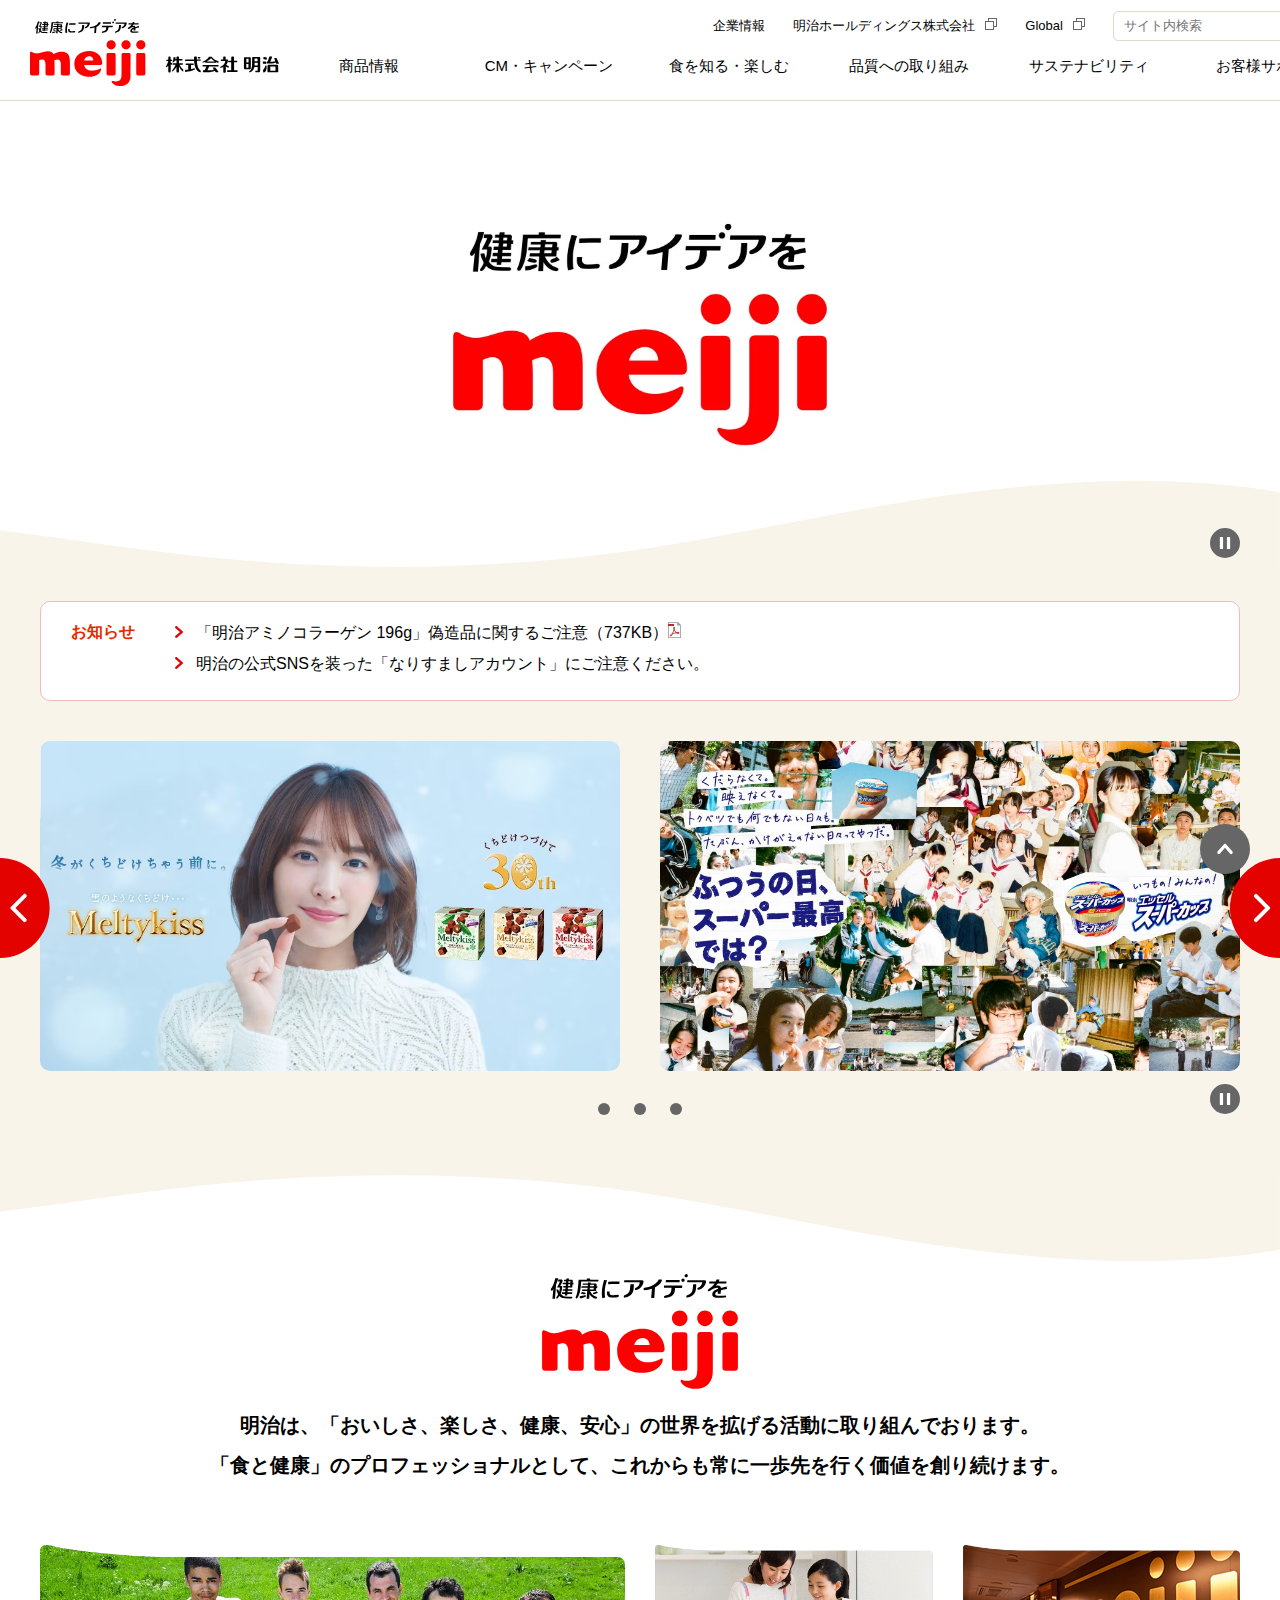
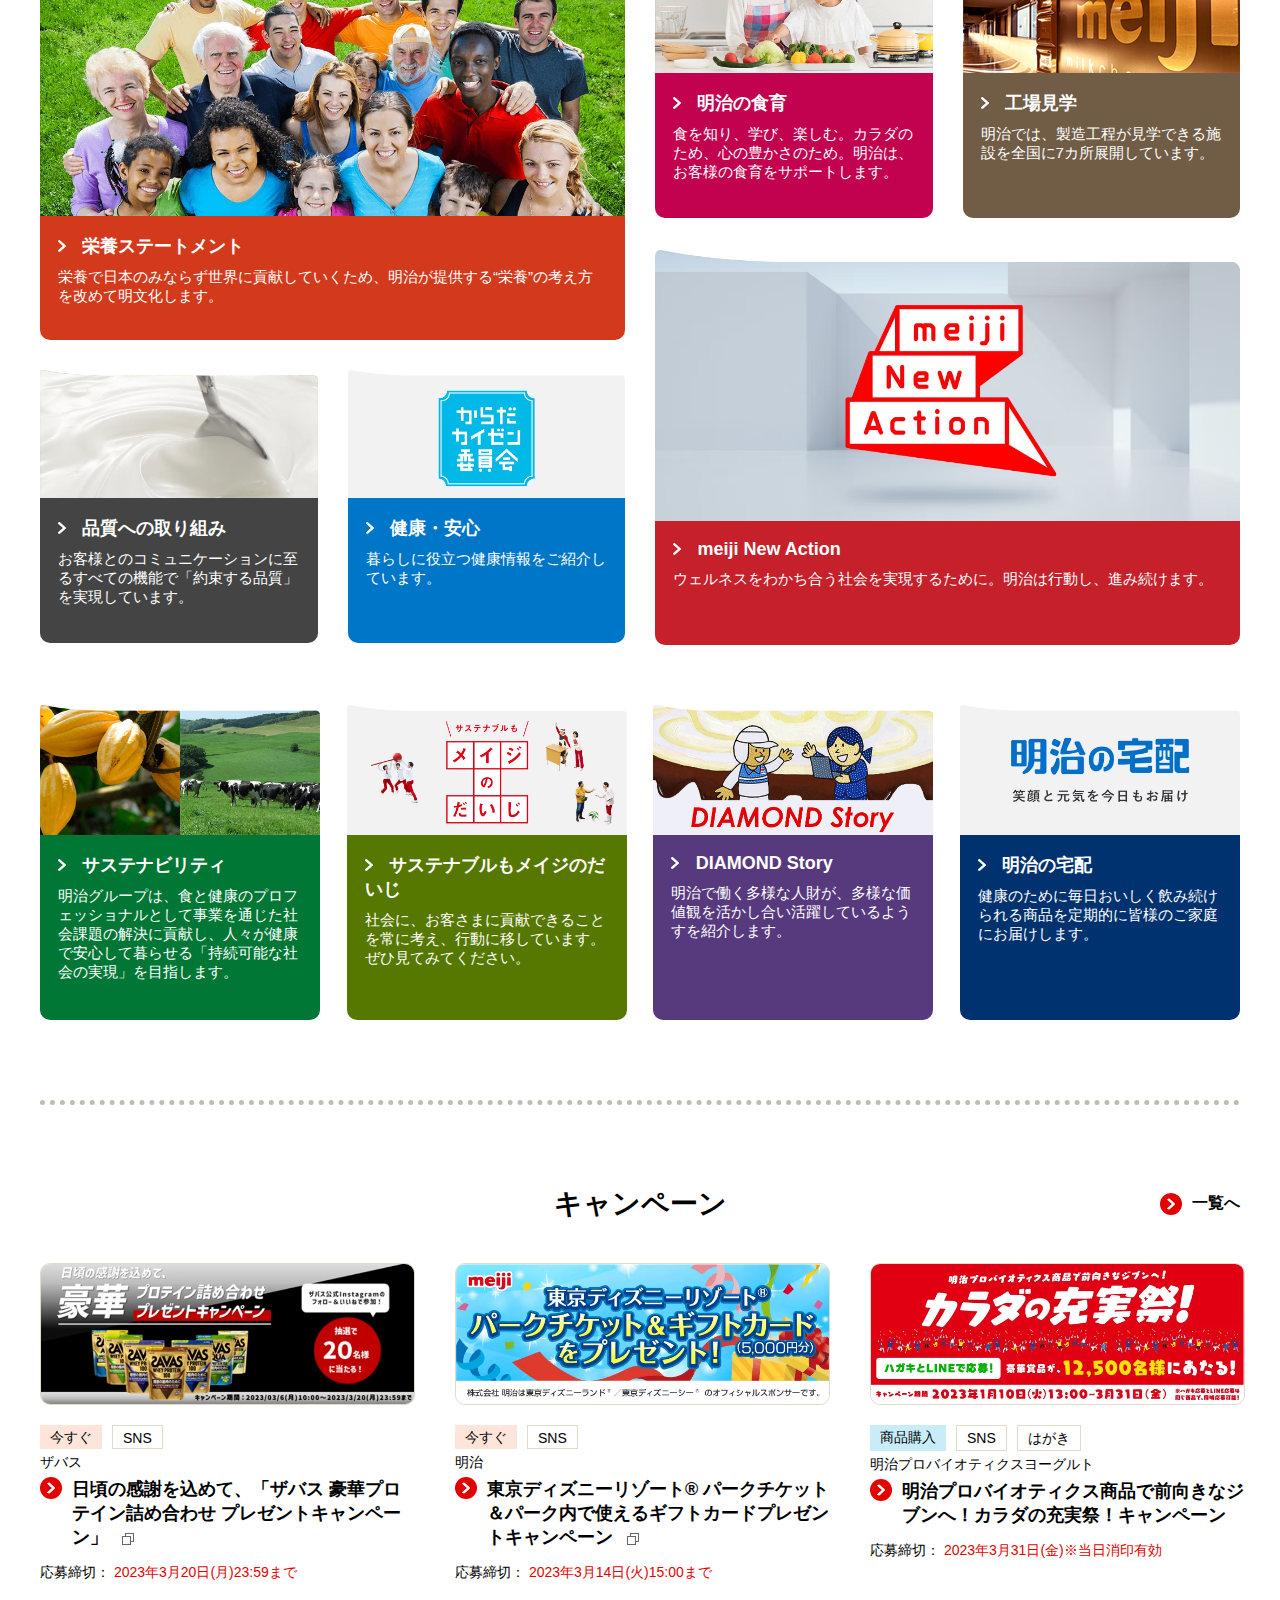
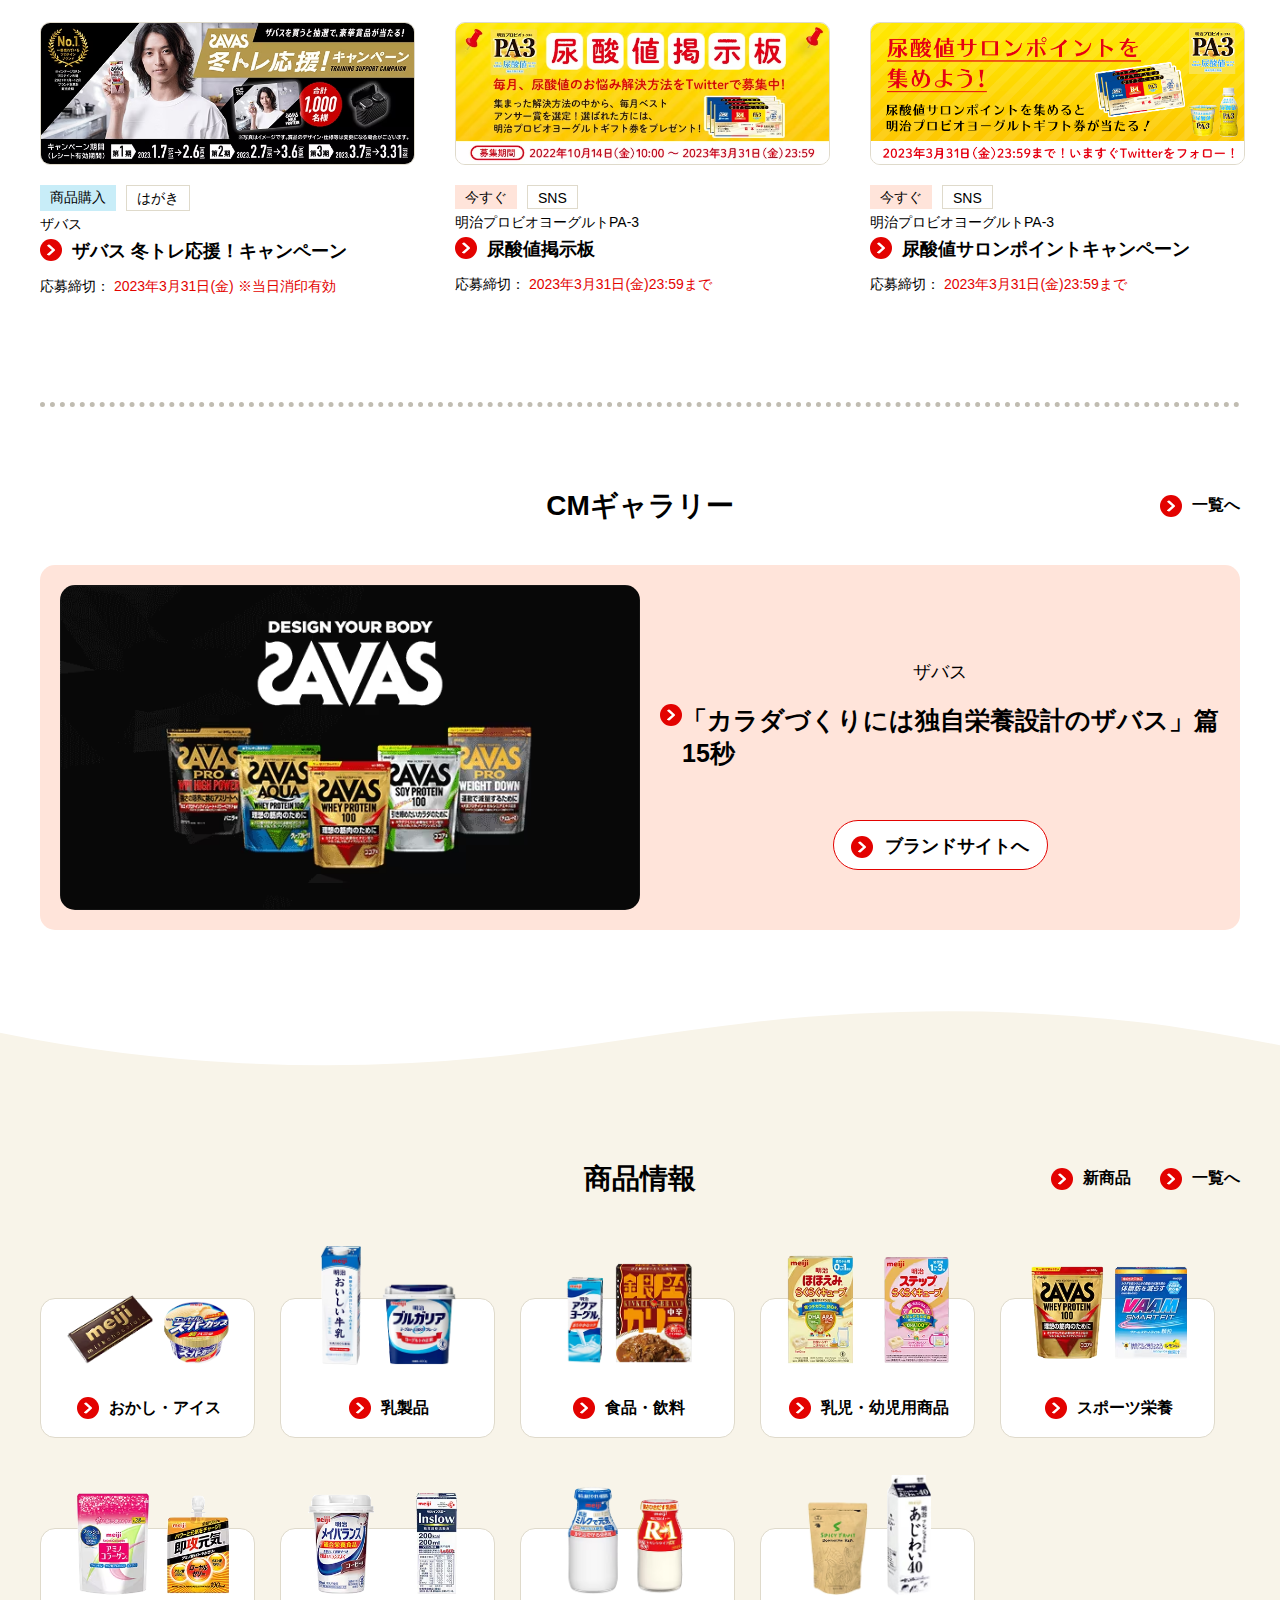
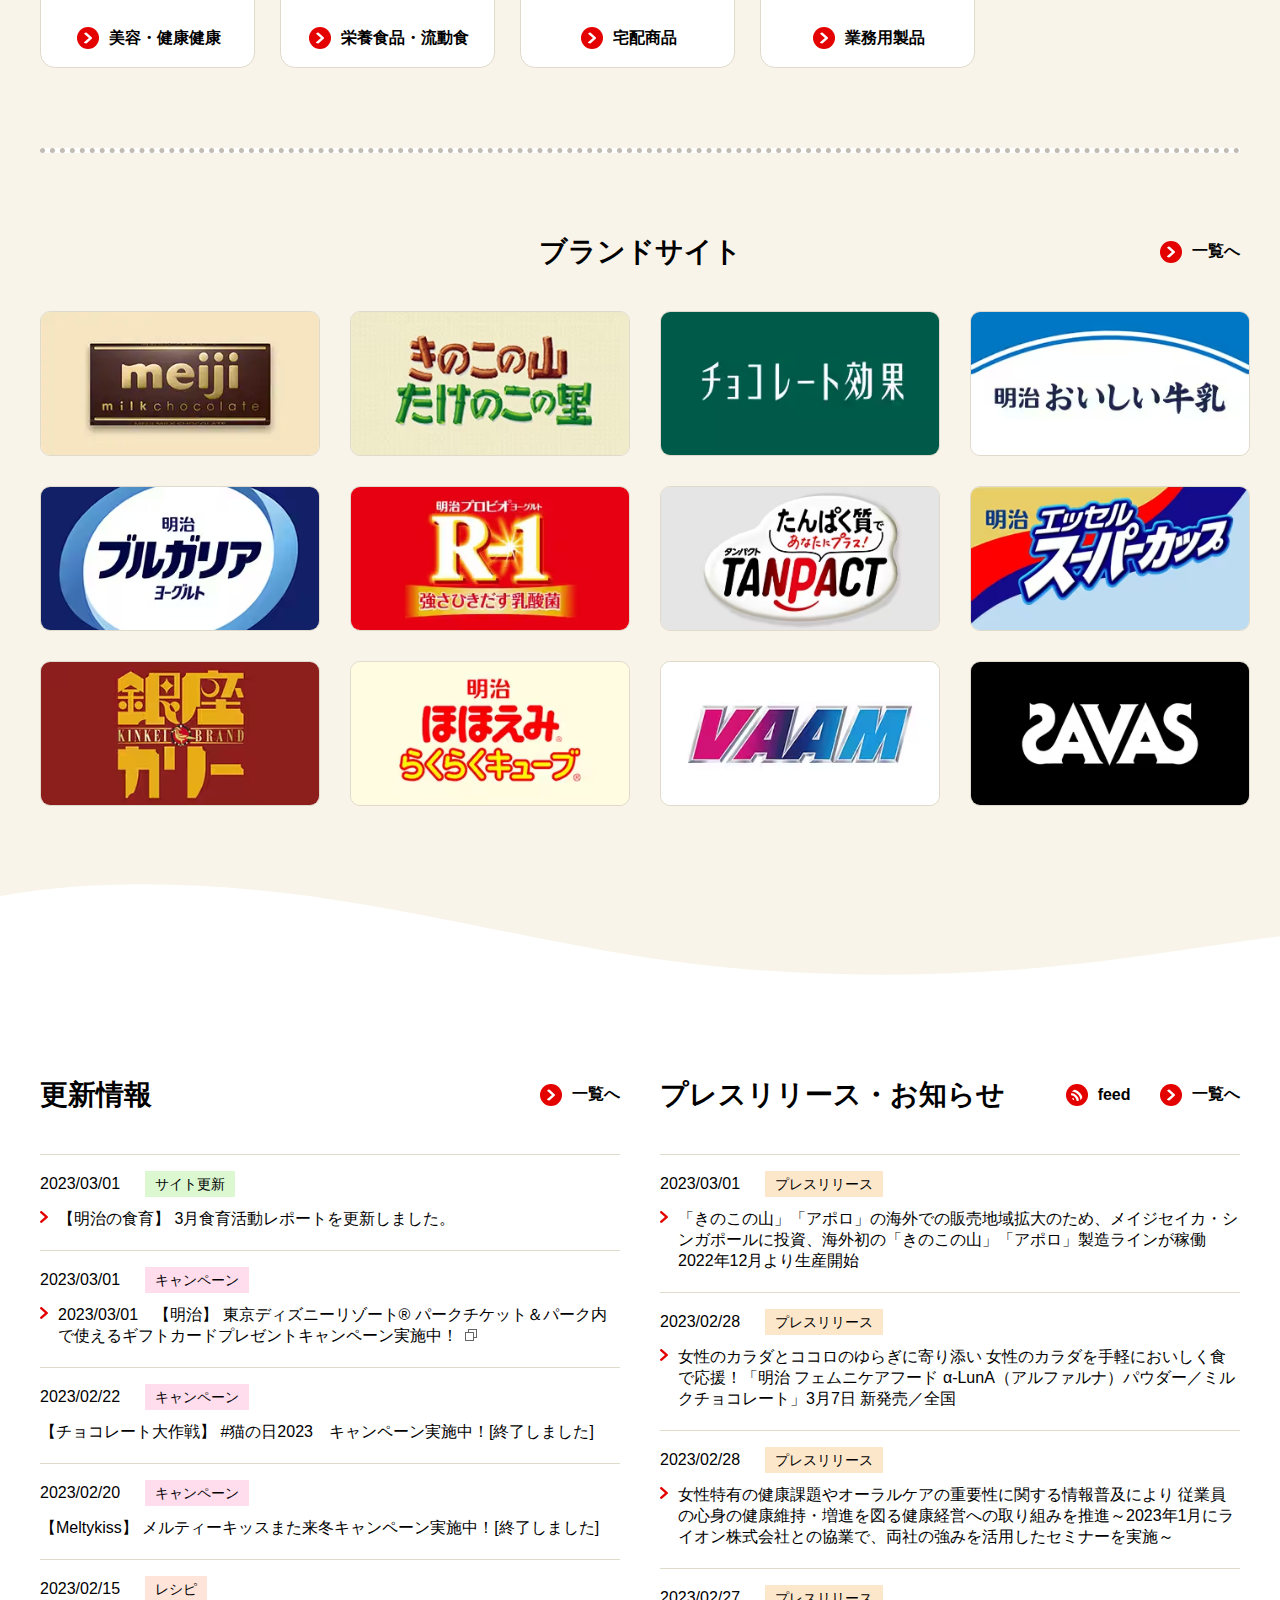
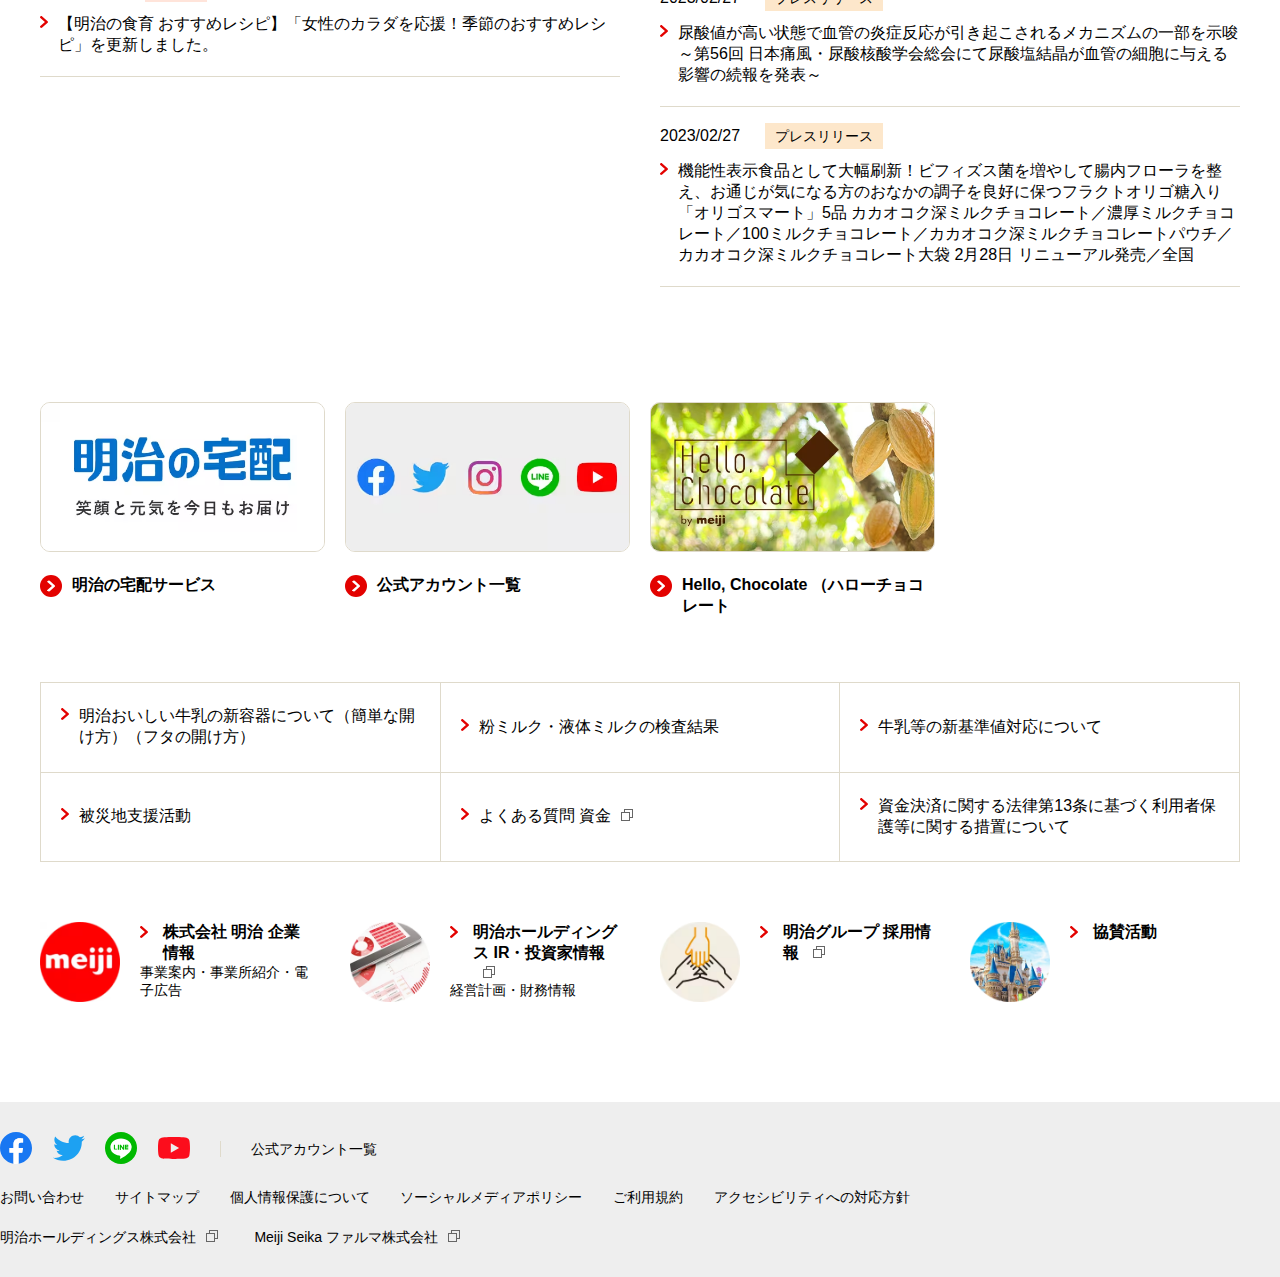
<file: index.html>
<!DOCTYPE html>
<html lang="ja">
<head>
    <meta charset="UTF-8">
    <meta http-equiv="X-UA-Compatible" content="IE=edge">
    <meta name="viewport" content="width=device-width, initial-scale=1.0">
    <title>株式会社 明治 - Meiji Co., Ltd.</title>

    <!-- 検索に関する設定 -->
    <meta name="description" content="株式会社 明治のWebサイトです。">
    <meta name="keywords" content="株式会社 明治">
    <meta name="author" content="sohyeon">

    <!-- Open Graph (Facebook, Linkedin) -->
    <meta property="og:type" content="website">
    <meta property="og:title" content="株式会社 明治 - Meiji Co., Ltd.">
    <meta property="og:description" content="">
    <meta property="og:image" content="https://www.meiji.co.jp/assets/img/ogp.png">
    <meta property="og:url" content="https://www.meiji.co.jp/">
    <meta property="og:site_name" content="株式会社 明治 - Meiji Co., Ltd.">

    <!-- twitter card(Twitter) -->
    <meta name="twitter:card" content="summary">
    <meta name="twitter:title" content="株式会社 明治 - Meiji Co., Ltd.">
    <meta name="twitter:description" content="">
    <meta name="twitter:image" content="https://www.meiji.co.jp/assets/img/ogp.png">
    <meta name="twitter:url" content="https://www.meiji.co.jp/">
    <meta name="twitter:creator" content="sohyeon">

    <!-- favicon(一般的なfavicon, ie用, iphone用) -->
    <link rel="icon" href="http://www.meiji.co.jp/favicon.ico">
    <link rel="shortcut icon" href="http://www.meiji.co.jp/favicon.ico" type="image/x-icon">
    <link rel="apple-touch-icon" size="180x180" href="http://www.meiji.co.jp/apple-touch-icon.png">

    <!-- stylesheet -->
    <link href="https://fonts.googleapis.com/css2?family=Noto+Serif+JP:wght@200;300;400;500;600;700;900&display=swap" rel="stylesheet">
    <link rel="stylesheet" href="css/style.css">
</head>
<body>
    <header id="header">
        <div class="header-container">
            <div class="header-inner">
                <!-- logo -->
                <div class="header-item1">
                    <h1><a href="#"><img src="img/logo.svg" alt="株式会社 明治"></a></h1>
                </div>
                <div class="header-item-container">
                    <!-- sub navigation -->
                    <div class="header-item2">
                        <ul>
                            <li><a href="#">企業情報</a></li>
                            <li><a href="#">明治ホールディングス株式会社<img src="img/external_gray.svg" class="external-site-icon"></a></li>
                            <li><a href="#">Global<img src="img/external_gray.svg" class="external-site-icon"></a></li>
                            <li><form action="GET"><input type="text" placeholder="サイト内検索" id="search-box"><button id="search-btn"><img src="img/search_red.svg" alt=""></button></form></li>
                        </ul>
                    </div>
                    <!-- global navigation -->
                    <div class="header-item3">
                        <nav>
                            <ul>
                                <li id="m-product">
                                    <a href="#">商品情報</a>
                                    <div>
                                        <div class="align-container m-item-wrap">
                                            <div class="left">
                                                <ul class="m-title">
                                                    <li><a href="#"><img src="img/angle_right_white.svg" class="m-title-angle">商品情報</a></li>
                                                </ul>
                                                <ul class="m-product-grid-container">
                                                    <li>
                                                        <a href="#">
                                                            <img src="img/menu_products.avif" alt="">
                                                            <p><img src="img/angle_right_red.svg" class="angle-red-icon">おかし・アイス</p>
                                                        </a>
                                                    </li>
                                                    <li>
                                                        <a href="#">
                                                            <img src="img/menu_products_02.avif" alt="">
                                                            <p><img src="img/angle_right_red.svg" class="angle-red-icon">乳製品</p>
                                                        </a>
                                                    </li>
                                                    <li>
                                                        <a href="#">
                                                            <img src="img/menu_products_03.avif" alt="">
                                                            <p><img src="img/angle_right_red.svg" class="angle-red-icon">食品・飲料</p>
                                                        </a>
                                                    </li>
                                                    <li>
                                                        <a href="#">
                                                            <img src="img/menu_products_04.avif" alt="">
                                                            <p><img src="img/angle_right_red.svg" class="angle-red-icon">乳児・幼児用商品</p>
                                                        </a>
                                                    </li>
                                                    <li>
                                                        <a href="#">
                                                            <img src="img/menu_products_05.avif" alt="">
                                                            <p><img src="img/angle_right_red.svg" class="angle-red-icon">スポーツ栄養</p>
                                                        </a>
                                                    </li>
                                                    <li>
                                                        <a href="#">
                                                            <img src="img/menu_products_06.avif" alt="">
                                                            <p><img src="img/angle_right_red.svg" class="angle-red-icon">美容・健康</p>
                                                        </a>
                                                    </li>
                                                    <li>
                                                        <a href="#">
                                                            <img src="img/menu_products_07.webp" alt="">
                                                            <p><img src="img/angle_right_red.svg" class="angle-red-icon">栄養食品・流動食</p>
                                                        </a>
                                                    </li>
                                                    <li>
                                                        <a href="#">
                                                            <img src="img/menu_products_09.avif" alt="">
                                                            <p><img src="img/angle_right_red.svg" class="angle-red-icon">宅配商品</p>
                                                        </a>
                                                    </li>
                                                </ul>
                                            </div>
                                            <div class="right">
                                                <ul class="m-item-type2">
                                                    <li><a href="#"><img src="img/angle_right_white.svg" class="angle-white-icon">新商品</a></li>
                                                    <li><a href="#"><img src="img/angle_right_white.svg" class="angle-white-icon">ブランドサイト一覧</a></li>
                                                </ul>
                                                <ul class="m-item-type3">
                                                    <li><a href="#"><img src="img/angle_right_red.svg" class="angle-red-icon">業務用製品</a></li>
                                                    <li><a href="#"><img src="img/angle_right_red.svg" class="angle-red-icon">販売終了商品</a></li>
                                                </ul>
                                                <ul class="m-item-type4">
                                                    <li>
                                                        <a href="#">
                                                            <img src="img/menu_products_delivery.avif" alt="">
                                                            <p><img src="img/angle_right_white.svg" class="angle-white-icon">明治の宅配サービス</p>
                                                        </a>
                                                    </li>
                                                </ul>
                                            </div>
                                        </div>
                                        <div class="close-btn-wrap">
                                            <button><img src="img/times_gray.svg" alt="">閉じる</button>
                                        </div>
                                    </div>
                                </li>
                                <li id="m-cm_campaign">
                                    <a href="#">CM・キャンペーン</a>
                                    <div>
                                        <div class="m-item-wrap">
                                            <ul class="m-title">
                                                <li>CM・キャンペーン</li>
                                            </ul>
                                            <ul class="m-item-type2">
                                                <li><a href="#"><img src="img/angle_right_white.svg" class="angle-white-icon">CMギャラリー</a></li>
                                                <li><a href="#"><img src="img/angle_right_white.svg" class="angle-white-icon">キャンペーン</a></li>
                                            </ul>
                                            <ul class="m-item-type3">
                                                <li><a href="#"><img src="img/angle_right_red.svg" class="angle-red-icon">提供番組一覧</a></li>
                                            </ul>
                                        </div>
                                        <div class="close-btn-wrap">
                                            <button><img src="img/times_gray.svg" alt="">閉じる</button>
                                        </div>
                                    </div>
                                </li>
                                <li id="m-learned">
                                    <a href="#">食を知る・楽しむ</a>
                                    <div>
                                        <div class="m-item-wrap">
                                            <ul class="m-title">
                                                <li><a href="#"><img src="img/angle_right_white.svg" class="m-title-angle">食を知る・楽しむ</a></li>
                                            </ul>
                                            <ul class="m-item-type4 m-learned-grid-container">
                                                <li>
                                                    <a href="#">
                                                        <img src="img/menu_learned.avif" alt="">
                                                        <p><img src="img/angle_right_white.svg" class="angle-white-icon">食育</p>
                                                    </a>
                                                </li>
                                                <li>
                                                    <a href="#">
                                                        <img src="img/menu_learned_02.avif" alt="">
                                                        <p><img src="img/angle_right_white.svg" class="angle-white-icon">レシピ</p>
                                                    </a>
                                                </li>
                                                <li>
                                                    <a href="#">
                                                        <img src="img/menu_learned_03.avif" alt="">
                                                        <p><img src="img/angle_right_white.svg" class="angle-white-icon">体験・おでかけ</p>
                                                    </a>
                                                </li>
                                                <li>
                                                    <a href="#">
                                                        <img src="img/menu_learned_04.avif" alt="">
                                                        <p><img src="img/angle_right_white.svg" class="angle-white-icon">健康・安心</p>
                                                    </a>
                                                </li>
                                                <li>
                                                    <a href="#">
                                                        <img src="img/menu_learned_05.avif" alt="">
                                                        <p><img src="img/angle_right_white.svg" class="angle-white-icon">育児・介護</p>
                                                    </a>
                                                </li>
                                                <li>
                                                    <a href="#">
                                                        <img src="img/menu_learned_06.avif" alt="">
                                                        <p><img src="img/angle_right_white.svg" class="angle-white-icon">その他</p>
                                                    </a>
                                                </li>
                                            </ul>
                                        </div>
                                        <div class="close-btn-wrap">
                                            <button><img src="img/times_gray.svg" alt="">閉じる</button>
                                        </div>
                                    </div>
                                </li>
                                <li id="m-quality">
                                    <a href="#">品質への取り組み</a>
                                    <div>
                                        <div class="m-item-wrap">
                                            <ul class="m-title">
                                                <li><a href="#"><img src="img/angle_right_white.svg" class="m-title-angle">品質への取り組み</a></li>
                                            </ul>
                                            <ul class="m-item-type4">
                                                <li>
                                                    <a href="#">
                                                        <img src="img/menu_quality.avif" alt="">
                                                        <p><img src="img/angle_right_white.svg" class="angle-white-icon">商品へのこだわり</p>
                                                    </a>
                                                </li>
                                                <li>
                                                    <a href="#">
                                                        <img src="img/menu_quality_02.avif" alt="">
                                                        <p><img src="img/angle_right_white.svg" class="angle-white-icon">研究開発</p>
                                                    </a>
                                                </li>
                                            </ul>
                                        </div>
                                        <div class="close-btn-wrap">
                                            <button><img src="img/times_gray.svg" alt="">閉じる</button>
                                        </div>
                                    </div>
                                </li>
                                <li id="m-csr">
                                    <a href="#">サステナビリティ</a>
                                    <div>
                                        <div class="m-item-wrap">
                                            <ul class="m-title">
                                                <li><a href="#"><img src="img/angle_right_white.svg" class="m-title-angle">サステナビリティ</a></li>
                                            </ul>
                                            <ul class="m-item-type5 m-quality-grid-container">
                                                <li>
                                                    <a href="#">
                                                        <img src="img/menu_csr.avif" alt="">
                                                        <p>
                                                            <img src="img/angle_right_white.svg" class="angle-white-icon">健康と安全<img src="img/external_gray.svg" class="external-site-icon">
                                                        </p>
                                                    </a>
                                                </li>
                                                <li>
                                                    <a href="#">
                                                        <img src="img/menu_csr_02.avif" alt="">
                                                        <p>
                                                            <img src="img/angle_right_white.svg" class="angle-white-icon">環境<img src="img/external_gray.svg" class="external-site-icon">
                                                        </p>
                                                    </a>
                                                </li>
                                                <li>
                                                    <a href="#">
                                                        <img src="img/menu_csr_03.avif" alt="">
                                                        <p>
                                                            <img src="img/angle_right_white.svg" class="angle-white-icon">人材・人権・社会<img src="img/external_gray.svg" class="external-site-icon">
                                                        </p>
                                                    </a>
                                                </li>
                                                <li>
                                                    <a href="#">
                                                        <img src="img/menu_csr_04.avif" alt="">
                                                        <p>
                                                            <img src="img/angle_right_white.svg" class="angle-white-icon">原材料調達<img src="img/external_gray.svg" class="external-site-icon">
                                                        </p>
                                                    </a>
                                                </li>
                                            </ul>
                                            <ul class="m-item-type3">
                                                <li><a href="#"><img src="img/angle_right_red.svg" class="angle-red-icon">サステナブルもメイジのだいじ</a></li>
                                                <li><a href="#"><img src="img/angle_right_red.svg" class="angle-red-icon">meiji New Action</a></li>
                                            </ul>
                                            <ul class="m-item-type3">
                                                <li><a href="#"><img src="img/angle_right_red.svg" class="angle-red-icon">明治グループのサステナビリティ<img src="img/external_gray.svg" class="external-site-icon"></a> </li>
                                                <li><a href="#"><img src="img/angle_right_red.svg" class="angle-red-icon">コーポレート・ガバナンス<img src="img/external_gray.svg" class="external-site-icon"></a></li>
                                                <li><a href="#"><img src="img/angle_right_red.svg" class="angle-red-icon">ポリシー・宣言<img src="img/external_gray.svg" class="external-site-icon"></a></li>
                                            </ul>
                                        </div>
                                        <div class="close-btn-wrap">
                                            <button><img src="img/times_gray.svg" alt="">閉じる</button>
                                        </div>
                                    </div>
                                </li>
                                <li id="m-support">
                                    <a href="#">お客様サポート</a>
                                    <div>
                                        <div class="m-item-wrap">
                                            <ul class="m-title">
                                                <li><a href="#"><img src="img/angle_right_white.svg" class="m-title-angle">お客様サポート</a></li>
                                            </ul>
                                            <ul class="m-item-type2">
                                                <li><a href="#"><img src="img/angle_right_white.svg" class="angle-white-icon">お問い合わせ</a></li>
                                                <li><a href="#"><img src="img/angle_right_white.svg" class="angle-white-icon">Q&Aよくあるご質問<img src="img/external_gray.svg" class="external-site-icon"></a></li>
                                                <li><a href="#"><img src="img/angle_right_white.svg" class="angle-white-icon">お客様の声を活かしました</a></li>
                                            </ul>
                                            <ul class="m-item-type4">
                                                <li>
                                                    <a href="#">
                                                        <img src="img/menu_baby_clinic.avif" alt="">
                                                        <p><img src="img/angle_right_white.svg" class="angle-white-icon">明治 赤ちゃん相談室</p>
                                                    </a>
                                                </li>
                                            </ul>
                                            <ul class="m-item-type3">
                                                <li><a href="#"><img src="img/angle_right_red.svg" class="angle-red-icon">お客様応対基本方針と行動指針</a></li>
                                                <li><a href="#"><img src="img/angle_right_red.svg" class="angle-red-icon">お問合せ応対における個人情報の取扱いについて</a></li>
                                            </ul>
                                        </div>
                                        <div class="close-btn-wrap">
                                            <button><img src="img/times_gray.svg" alt="">閉じる</button>
                                        </div>
                                    </div>
                                </li>
                            </ul>
                        </nav>
                    </div>
                </div>
                
            </div>
            <!-- //header-inner -->
        </div>
        <!-- //header-container -->
    </header>
    <main id="main">
        <div class="main-cotainer">
            <!-- main slide -->
            <div class="main-item1">
                <!-- main visual slide -->
                <div class="slide-container">
                    <ul class="slide">
                        <li class="slide-item"><img src="img/img.avif" alt=""></li>
                        <li class="slide-item"><a href="#"><img src="img/img_07.avif" alt=""></a></li>
                        <li class="slide-item"><a href="#"><img src="img/img_08.avif" alt=""></a></li>
                        <li class="slide-item"><img src="img/img.avif" alt=""></li>
                        <li class="slide-item"><img src="img/img_02.avif" alt=""></li>
                        <li class="slide-item"><img src="img/img_03.avif" alt=""></li>
                        <li class="slide-item"><img src="img/img_05.avif" alt=""></li>
                    </ul>
                </div>
                <!-- slide button -->
                <div class="slide-button-container">
                    <div class="slide-button">
                        <button><img src="img/pause.svg" alt=""></button>
                    </div>
                </div>
                <!-- wave image -->
                <div class="shape-top">
                    <svg data-name="Layer 1" xmlns="http://www.w3.org/2000/svg" viewBox="0 0 1200 120" preserveAspectRatio="none">
                        <path d="M321.39,56.44c58-10.79,114.16-30.13,172-41.86,82.39-16.72,168.19-17.73,250.45-.39C823.78,31,906.67,72,985.66,92.83c70.05,18.48,146.53,26.09,214.34,3V0H0V27.35A600.21,600.21,0,0,0,321.39,56.44Z" class="shape-fill"></path>
                    </svg>
                </div>
            </div>
            <!-- sub slide -->
            <div class="main-item2">
                <div class="main-item2-inner">
                    <!-- annouce -->
                    <div class="main-item2__notice-container">
                        <div class="main-item2__notice-title">お知らせ</div>
                        <div class="main-item2__notice-post">
                            <ul>
                                <li><a href="#"><img src="img/angle_right_red.svg" class="angle-red-icon">「明治アミノコラーゲン 196g」偽造品に関するご注意（737KB）<img src="img/pdf.svg" class="pdf-icon"></a></li>
                                <li><a href="#"><img src="img/angle_right_red.svg" class="angle-red-icon">明治の公式SNSを装った「なりすましアカウント」にご注意ください。</a></li>
                            </ul>
                        </div>
                    </div>
                    <!-- sliding banner-->
                    <div class="main-item2__banner-container">
                        <ul>
                            <li><a href="#"><img src="img/meltykiss_product.avif" alt=""></a></li>
                            <li><a href="#"><img src="img/essel_product.avif" alt=""></a></li>
                            <li><a href="#"><img src="img/tanpact_product.avif" alt=""></a></li>
                            <li><a href="#"><img src="img/thechoco_product.avif" alt=""></a></li>
                            <li><a href="#"><img src="img/michitas_product.avif" alt=""></a></li>
                            <li><a href="#"><img src="img/vaam_product.avif" alt=""></a></li>
                        </ul>
                    </div>
                    <div class="banner-pagenation">
                        <button></button>
                        <button></button>
                        <button></button>
                    </div>
                    <div class="banner-prev-btn"><button><img src="img/prev.svg" alt=""></button></div>
                    <div class="banner-next-btn"><button><img src="img/next.svg" alt=""></button></div>
                    <div class="btn-container"><div class="banner-pause-btn"><button><img src="img/pause.svg" alt=""></button></div></div>
                </div>
            </div>
            <!-- wave image -->
            <div class="shape-bottom">
                <svg data-name="Layer 1" xmlns="http://www.w3.org/2000/svg" viewBox="0 0 1200 120" preserveAspectRatio="none">
                    <path d="M321.39,56.44c58-10.79,114.16-30.13,172-41.86,82.39-16.72,168.19-17.73,250.45-.39C823.78,31,906.67,72,985.66,92.83c70.05,18.48,146.53,26.09,214.34,3V0H0V27.35A600.21,600.21,0,0,0,321.39,56.44Z" class="shape-fill"></path>
                </svg>
            </div>
            <!-- company contents -->
            <div class="main-item3">
                <!-- meiji information -->
                <div>
                    <!-- title -->
                    <div class="main-item3__logo-container">
                        <h2><img src="img/logo_02.svg" alt=""></h2>
                        <strong>明治は、「おいしさ、楽しさ、健康、安心」の世界を拡げる活動に取り組んでおります。<br>「食と健康」のプロフェッショナルとして、これからも常に一歩先を行く価値を創り続けます。</strong>
                    </div>
                    <!-- contents -->
                    <div>
                        <div class="special-container">
                            <ul class="special-grid-container">
                                <li class="special-grid-item1">
                                    <a href="#">
                                        <div class="special__image"><img src="img/special_08.avif" alt=""></div>
                                        <div class="special__description">
                                            <div>
                                                <img src="img/angle_right_white.svg" alt="">
                                                <strong>栄養ステートメント</strong>
                                            </div>
                                            <p>栄養で日本のみならず世界に貢献していくため、明治が提供する“栄養”の考え方を改めて明文化します。</p>
                                        </div>
                                    </a>
                                </li>
                                <li class="special-grid-item2">
                                    <a href="#">
                                        <div class="special__image"><img src="img/special_15.avif" alt=""></div>
                                        <div class="special__description">
                                            <div>
                                                <img src="img/angle_right_white.svg" alt="">
                                                <strong>meiji New Action</strong>
                                            </div>
                                            <p>ウェルネスをわかち合う社会を実現するために。明治は行動し、進み続けます。</p>
                                        </div>
                                    </a>
                                </li>
                                <li class="special-grid-item3">
                                    <a href="#">
                                        <div class="special__image"><img src="img/special_03.avif" alt=""></div>
                                        <div class="special__description">
                                            <div>
                                                <img src="img/angle_right_white.svg" alt="">
                                                <strong>明治の食育</strong>
                                            </div>
                                            <p>食を知り、学び、楽しむ。カラダのため、心の豊かさのため。明治は、お客様の食育をサポートします。</p>
                                        </div>
                                    </a>
                                </li>
                                <li class="special-grid-item4">
                                    <a href="#">
                                        <div class="special__image"><img src="img/special_14.avif" alt=""></div>
                                        <div class="special__description">
                                            <div>
                                                <img src="img/angle_right_white.svg" alt="">
                                                <strong>工場見学</strong>
                                            </div>
                                            <p>明治では、製造工程が見学できる施設を全国に7カ所展開しています。</p>
                                        </div>
                                    </a>
                                </li>
                                <li class="special-grid-item5">
                                    <a href="#">
                                        <div class="special__image"><img src="img/special_05.avif" alt=""></div>
                                        <div class="special__description">
                                            <div>
                                                <img src="img/angle_right_white.svg" alt="">
                                                <strong>品質への取り組み</strong>
                                            </div>
                                            <p>お客様とのコミュニケーションに至るすべての機能で「約束する品質」を実現しています。</p>
                                        </div>
                                    </a>
                                </li>
                                <li class="special-grid-item6">
                                    <a href="#">
                                        <div class="special__image"><img src="img/special_06.avif" alt=""></div>
                                        <div class="special__description">
                                            <div>
                                                <img src="img/angle_right_white.svg" alt="">
                                                <strong>健康・安心</strong>
                                            </div>
                                            <p>暮らしに役立つ健康情報をご紹介しています。</p>
                                        </div>
                                    </a>
                                </li>
                            </ul>
                        </div>
                        <div class="special-container2">
                            <ul>
                                <li>
                                    <a href="#">
                                        <div class="special__image"><img src="img/special.avif" alt=""></div>
                                        <div class="special__description">
                                            <div>
                                                <img src="img/angle_right_white.svg" alt="">
                                                <strong>サステナビリティ</strong>
                                            </div>
                                            <p>明治グループは、食と健康のプロフェッショナルとして事業を通じた社会課題の解決に貢献し、人々が健康で安心して暮らせる「持続可能な社会の実現」を目指します。</p>
                                        </div>
                                    </a>
                                </li>
                                <li>
                                    <a href="#">
                                        <div class="special__image"><img src="img/special_04.avif" alt=""></div>
                                        <div class="special__description">
                                            <div>
                                                <img src="img/angle_right_white.svg" alt="">
                                                <strong>サステナブルもメイジのだいじ</strong>
                                            </div>
                                            <p>社会に、お客さまに貢献できることを常に考え、行動に移しています。ぜひ見てみてください。</p>
                                        </div>
                                    </a>
                                </li>
                                <li>
                                    <a href="#">
                                        <div class="special__image"><img src="img/special_09.avif" alt=""></div>
                                        <div class="special__description">
                                            <div>
                                                <img src="img/angle_right_white.svg" alt="">
                                                <strong>DIAMOND Story</strong>
                                            </div>
                                            <p>明治で働く多様な人財が、多様な価値観を活かし合い活躍しているようすを紹介します。</p>
                                        </div>
                                    </a>
                                </li>
                                <li>
                                    <a href="#">
                                        <div class="special__image"><img src="img/special_13.avif" alt=""></div>
                                        <div class="special__description">
                                            <div>
                                                <img src="img/angle_right_white.svg" alt="">
                                                <strong>明治の宅配</strong>
                                            </div>
                                            <p>健康のために毎日おいしく飲み続けられる商品を定期的に皆様のご家庭にお届けします。</p>
                                        </div>
                                    </a>
                                </li>
                            </ul>
                        </div>
                    </div>
                </div>
                <hr>
                <!-- campaign -->
                <div class="campaign-container">
                    <!-- title -->
                    <div class="content-title-container">
                        <h2>キャンペーン</h2>
                        <div>
                            <a href="#"><img src="img/angle_right_white.svg" class="angle-white-icon"><strong>一覧へ</strong></a>
                        </div>
                    </div>
                    <!-- content -->
                    <div>
                        <ul class="campaign-grid-container">
                            <li>
                                <a href="#">
                                    <div>
                                        <div class="campaign-image"><img src="img/savas_cp_20230306.avif" alt=""></div>
                                        <div>
                                            <ul class="campaign-tag">
                                                <li class="campaign-tag__now">今すぐ</li>
                                                <li class="campaign-tag__snsNpost">SNS</li>
                                            </ul>
                                        </div>
                                        <div>
                                            <p class="campaign-product-name">ザバス</p>
                                            <div class="campaign-information">
                                                <div><img src="img/angle_right_white.svg" class="angle-white-icon"></div>
                                                <div>
                                                    <strong>日頃の感謝を込めて、「ザバス 豪華プロテイン詰め合わせ プレゼントキャンペーン」</strong>
                                                    <img src="img/external_gray.svg" class="external-site-icon">
                                                </div>
                                            </div>
                                        </div>
                                        <div class="campaign-period">応募締切： <span>2023年3月20日(月)23:59まで</span></div>
                                    </div>
                                </a>
                            </li>
                            <li>
                                <a href="#">
                                    <div>
                                        <div class="campaign-image"><img src="img/meiji_cp_20230301.avif" alt=""></div>
                                        <div>
                                            <ul class="campaign-tag">
                                                <li class="campaign-tag__now">今すぐ</li>
                                                <li class="campaign-tag__snsNpost">SNS</li>
                                            </ul>
                                        </div>
                                        <div>
                                            <p class="campaign-product-name">明治</p>
                                            <div class="campaign-information">
                                                <div><img src="img/angle_right_white.svg" class="angle-white-icon"></div>
                                                <div>
                                                    <strong>東京ディズニーリゾート® パークチケット＆パーク内で使えるギフトカードプレゼントキャンペーン</strong>
                                                    <img src="img/external_gray.svg" class="external-site-icon">
                                                </div>
                                            </div>
                                        </div>
                                        <div class="campaign-period">応募締切： <span>2023年3月14日(火)15:00まで</span></div>
                                    </div>
                                </a>
                            </li>
                            <li>
                                <a href="#">
                                    <div>
                                        <div class="campaign-image"><img src="img/probio_cp_20230110.avif" alt=""></div>
                                        <div>
                                            <ul class="campaign-tag">
                                                <li class="campaign-tag__purchase">商品購入</li>
                                                <li class="campaign-tag__snsNpost">SNS</li>
                                                <li class="campaign-tag__snsNpost">はがき</li>
                                            </ul>
                                        </div>
                                        <div>
                                            <p class="campaign-product-name">明治プロバイオティクスヨーグルト</p>
                                            <div class="campaign-information">
                                                <div><img src="img/angle_right_white.svg" class="angle-white-icon"></div>
                                                <div><strong>明治プロバイオティクス商品で前向きなジブンへ！カラダの充実祭！キャンペーン</strong></div>
                                            </div>
                                        </div>
                                        <div class="campaign-period">応募締切： <span>2023年3月31日(金)※当日消印有効</span></div>
                                    </div>
                                </a>
                            </li>
                            <li>
                                <a href="#">
                                    <div>
                                        <div class="campaign-image"><img src="img/savas_cp_230106.avif" alt=""></div>
                                        <div>
                                            <ul class="campaign-tag">
                                                <li class="campaign-tag__purchase">商品購入</li>
                                                <li class="campaign-tag__snsNpost">はがき</li>
                                            </ul>
                                        </div>
                                        <div>
                                            <p class="campaign-product-name">ザバス</p>
                                            <div class="campaign-information">
                                                <div><img src="img/angle_right_white.svg" class="angle-white-icon"></div>
                                                <div><strong>ザバス 冬トレ応援！キャンペーン</strong></div>
                                            </div>
                                        </div>
                                        <div class="campaign-period">応募締切： <span>2023年3月31日(金) ※当日消印有効</span></div>
                                    </div>
                                </a>
                            </li>
                            <li>
                                <a href="#">
                                    <div>
                                        <div class="campaign-image"><img src="img/meiji_pa3_cp_20221014_1.avif" alt=""></div>
                                        <div>
                                            <ul class="campaign-tag">
                                                <li class="campaign-tag__now">今すぐ</li>
                                                <li class="campaign-tag__snsNpost">SNS</li>
                                            </ul>
                                        </div>
                                        <div>
                                            <p class="campaign-product-name">明治プロビオヨーグルトPA-3</p>
                                            <div class="campaign-information">
                                                <div><img src="img/angle_right_white.svg" class="angle-white-icon"></div>
                                                <div><strong>尿酸値掲示板</strong></div>
                                            </div>
                                        </div>
                                        <div class="campaign-period">応募締切： <span>2023年3月31日(金)23:59まで</span></div>
                                    </div>
                                </a>
                            </li>
                            <li>
                                <a href="#">
                                    <div>
                                        <div class="campaign-image"><img src="img/meiji_pa3_cp_20221014_2.png" alt=""></div>
                                        <div>
                                            <ul class="campaign-tag">
                                                <li class="campaign-tag__now">今すぐ</li>
                                                <li class="campaign-tag__snsNpost">SNS</li>
                                            </ul>
                                        </div>
                                        <div>
                                            <p class="campaign-product-name">明治プロビオヨーグルトPA-3</p>
                                            <div class="campaign-information">
                                                <div><img src="img/angle_right_white.svg" class="angle-white-icon"></div>
                                                <div><strong>尿酸値サロンポイントキャンペーン</strong></div>
                                            </div>
                                        </div>
                                        <div class="campaign-period">応募締切： <span>2023年3月31日(金)23:59まで</span></div>
                                    </div>
                                </a>
                            </li>
                        </ul>
                    </div>
                </div>
                <hr>
                <!-- CM gallury -->
                <div class="cmgallury-container">
                    <!-- title -->
                    <div class="content-title-container">
                        <h2>CMギャラリー</h2>
                        <div>
                            <a href="#"><img src="img/angle_right_white.svg" class="angle-white-icon"><strong>一覧へ</strong></a>
                        </div>
                    </div>
                    <!-- content -->
                    <div class="cmgallury-content-container">
                        <div class="cmgallury-img"><img src="img/savas_dokujieiyousekkei_15s.avif" alt=""></div>
                        <div class="cmgallury-information">
                            <p class="cmgallury-product-name">ザバス</p>
                            <div>
                                <a href="#" class="cmgallury-promotion-title">
                                    <div><img src="img/angle_right_white.svg" class="angle-white-icon"></div>
                                    <div>「カラダづくりには独自栄養設計のザバス」篇 15秒</div>
                                </a>
                            </div>
                            <div class="cmgallury-site-btn">
                                <a href="#"><img src="img/angle_right_white.svg" class="angle-white-icon">ブランドサイトへ</a>
                            </div>
                        </div>
                    </div>
                </div>
            </div>
            <!-- wave image -->
            <div class="cmgallury-shape-bottom">
                <svg data-name="Layer 1" xmlns="http://www.w3.org/2000/svg" viewBox="0 0 1200 120" preserveAspectRatio="none">
                    <path d="M985.66,92.83C906.67,72,823.78,31,743.84,14.19c-82.26-17.34-168.06-16.33-250.45.39-57.84,11.73-114,31.07-172,41.86A600.21,600.21,0,0,1,0,27.35V120H1200V95.8C1132.19,118.92,1055.71,111.31,985.66,92.83Z" class="shape-fill"></path>
                </svg>
            </div>
            <div class="main-item4">
                <!-- product information -->
                <div class="product-information-container">
                    <!-- title -->
                    <div class="content-title-container">
                        <h2>商品情報</h2>
                        <div>
                            <a href="#"><img src="img/angle_right_white.svg" class="angle-white-icon"><strong>新商品</strong></a>
                            <a href="#"><img src="img/angle_right_white.svg" class="angle-white-icon"><strong>一覧へ</strong></a>
                        </div>
                    </div>
                    <!-- content -->
                    <div>
                        <ul class="product-information-gird-container">
                            <li class="product-information-gird-item">
                                <a href="#">
                                    <div class="p-i-inner-grid">
                                        <div class="product-information-image">
                                            <img src="img/sweets.avif" alt="">
                                        </div>
                                        <div class="product-information-name">
                                            <img src="img/angle_right_white.svg" class="angle-white-icon"><strong>おかし・アイス</strong>
                                        </div>
                                    </div>
                                </a>
                            </li>
                            <li class="product-information-gird-item">
                                <a href="#">
                                    <div class="p-i-inner-grid">
                                        <div class="product-information-image">
                                            <img src="img/dairies.avif" alt="">
                                        </div>
                                        <div class="product-information-name">
                                            <img src="img/angle_right_white.svg" class="angle-white-icon"><strong>乳製品</strong>
                                        </div>
                                    </div>
                                </a>
                            </li>
                            <li class="product-information-gird-item">
                                <a href="#">
                                    <div class="p-i-inner-grid">
                                        <div class="product-information-image">
                                            <img src="img/foods_drink.avif" alt="">
                                        </div>
                                        <div class="product-information-name">
                                            <img src="img/angle_right_white.svg" class="angle-white-icon"><strong>食品・飲料</strong>
                                        </div>
                                    </div>
                                </a>
                            </li>
                            <li class="product-information-gird-item">
                                <a href="#">
                                    <div class="p-i-inner-grid">
                                        <div class="product-information-image">
                                            <img src="img/baby.avif" alt="">
                                        </div>
                                        <div class="product-information-name">
                                            <img src="img/angle_right_white.svg" class="angle-white-icon"><strong>乳児・幼児用商品</strong>
                                        </div>
                                    </div>
                                </a>
                            </li>
                            <li class="product-information-gird-item">
                                <a href="#">
                                    <div class="p-i-inner-grid">
                                        <div class="product-information-image">
                                            <img src="img/sportsnutrition.avif" alt="">
                                        </div>
                                        <div class="product-information-name">
                                            <img src="img/angle_right_white.svg" class="angle-white-icon"><strong>スポーツ栄養</strong>
                                        </div>
                                    </div>
                                </a>
                            </li>
                            <li class="product-information-gird-item">
                                <a href="#">
                                    <div class="p-i-inner-grid">
                                        <div class="product-information-image">
                                            <img src="img/beauty_health.avif" alt="">
                                        </div>
                                        <div class="product-information-name">
                                            <img src="img/angle_right_white.svg" class="angle-white-icon"><strong>美容・健康健康</strong>
                                        </div>
                                    </div>
                                </a>
                            </li>
                            <li class="product-information-gird-item">
                                <a href="#">
                                    <div class="p-i-inner-grid">
                                        <div class="product-information-image">
                                            <img src="img/medicalfoods.avif" alt="">
                                        </div>
                                        <div class="product-information-name">
                                            <img src="img/angle_right_white.svg" class="angle-white-icon"><strong>栄養食品・流動食</strong>
                                        </div>
                                    </div>
                                </a>
                            </li>
                            <li class="product-information-gird-item">
                                <a href="#">
                                    <div class="p-i-inner-grid">
                                        <div class="product-information-image">
                                            <img src="img/deliveryfoods.avif" alt="">
                                        </div>
                                        <div class="product-information-name">
                                            <img src="img/angle_right_white.svg" class="angle-white-icon"><strong>宅配商品</strong>
                                        </div>
                                    </div>
                                </a>
                            </li>
                            <li class="product-information-gird-item">
                                <a href="#">
                                    <div class="p-i-inner-grid">
                                        <div class="product-information-image">
                                            <img src="img/trading_p.avif" alt="">
                                        </div>
                                        <div class="product-information-name">
                                            <img src="img/angle_right_white.svg" class="angle-white-icon"><strong>業務用製品</strong>
                                        </div>
                                    </div>
                                </a>
                            </li>
                        </ul>
                    </div> 
                    <hr>
                </div>
                
                <!-- brand site -->
                <div class="brand-site-container">
                    <!-- title -->
                    <div class="content-title-container">
                        <h2>ブランドサイト</h2>
                        <div >
                            <a href="#"><img src="img/angle_right_white.svg" class="angle-white-icon"><strong>一覧へ</strong></a>
                        </div>
                    </div>
                    <!-- content -->
                    <div class="brand-site-content-container">
                        <ul class="brand-site-grid-container">
                            <li><a href="#"><img src="img/mchoco.webp" alt="ミルクチョコレート ブランドサイト"></a></li>
                            <li><a href="#"><img src="img/kinotake.avif" alt="きのこの山・たけのこの里 ブランドサイト"></a></li>
                            <li><a href="#"><img src="img/chocokoka.avif" alt="チョコレート効果 ブランドサイト"></a></li>
                            <li><a href="#"><img src="img/meijioishiigyunyu.avif" alt="明治おいしい牛乳 ブランドサイト"></a></li>
                            <li><a href="#"><img src="img/burugaria.avif" alt="明治ブルガリアヨーグルト ブランドサイト"></a></li>
                            <li><a href="#"><img src="img/r1.avif" alt="R-1 ブランドサイト"></a></li>
                            <li><a href="#"><img src="img/tanpact.avif" alt="TANPACT ブランドサイト"></a></li>
                            <li><a href="#"><img src="img/essel.avif" alt="明治エッセルスーパーカップ ブランドサイト"></a></li>
                            <li><a href="#"><img src="img/ginza.avif" alt="銀座カリー ブランドサイト"></a></li>
                            <li><a href="#"><img src="img/hohoemi.avif" alt="明治ほほえみ らくらくキューブ ブランドサイト"></a></li>
                            <li><a href="#"><img src="img/vaam.avif" alt="VAAM（ヴァーム） ブランドサイト"></a></li>
                            <li><a href="#"><img src="img/savas.avif" alt="ザバス ブランドサイト"></a></li>
                        </ul>
                    </div> 
                </div>
            </div>
            <div class="brand-site-shape-bottom">
                <svg data-name="Layer 1" xmlns="http://www.w3.org/2000/svg" viewBox="0 0 1200 120" preserveAspectRatio="none">
                    <path d="M985.66,92.83C906.67,72,823.78,31,743.84,14.19c-82.26-17.34-168.06-16.33-250.45.39-57.84,11.73-114,31.07-172,41.86A600.21,600.21,0,0,1,0,27.35V120H1200V95.8C1132.19,118.92,1055.71,111.31,985.66,92.83Z" class="shape-fill"></path>
                </svg>
            </div>
            <div class="main-item5">
                <div class="main-item5-inner">
                    <!-- new information section -->
                    <div class="m5-new-information-container">
                        <!-- title -->
                        <div class="content-title-container2">
                            <h2>更新情報</h2>
                            <div>
                                <a href="#"><img src="img/angle_right_white.svg" class="angle-white-icon"><strong>一覧へ</strong></a>
                            </div>
                        </div>
                        <!-- content -->
                        <div class="m5-information-item-container">
                            <ul>
                                <li>
                                    <p><time>2023/03/01</time><span class="information-tag__new">サイト更新</span></p>
                                    <a href="#">
                                        <div class="m5-information-discription-container">
                                            <div><img src="img/angle_right_red.svg" class="angle-red-icon"></div>
                                            <div>【明治の食育】 3月食育活動レポートを更新しました。</div>
                                        </div>
                                    </a>
                                </li>
                                <li>
                                    <p><time>2023/03/01</time><span class="information-tag__campaign">キャンペーン</span></p>
                                    <a href="#">
                                        <div class="m5-information-discription-container">
                                            <div><img src="img/angle_right_red.svg" class="angle-red-icon"></div>
                                            <div>
                                                2023/03/01　【明治】 東京ディズニーリゾート® パークチケット＆パーク内で使えるギフトカードプレゼントキャンペーン実施中！
                                                <img src="img/external_gray.svg" class="external-site-icon">
                                            </div>
                                        </div>
                                    </a>
                                </li>
                                <li>
                                    <p><time>2023/02/22</time><span class="information-tag__campaign">キャンペーン</span></p>
                                    <p>【チョコレート大作戦】 #猫の日2023　キャンペーン実施中！[終了しました]</p>
                                </li>
                                <li>
                                    <p><time>2023/02/20</time><span class="information-tag__campaign">キャンペーン</span></p>
                                    <p>【Meltykiss】 メルティーキッスまた来冬キャンペーン実施中！[終了しました]</p>
                                </li>
                                <li>
                                    <p><time>2023/02/15</time><span class="information-tag__recipe">レシピ</span></p>
                                    <a href="#">
                                        <div class="m5-information-discription-container">
                                            <div><img src="img/angle_right_red.svg" class="angle-red-icon"></div>
                                            <div>【明治の食育 おすすめレシピ】「女性のカラダを応援！季節のおすすめレシピ」を更新しました。</div>
                                        </div>
                                    </a>
                                </li>
                            </ul>
                        </div>
                    </div>
                    <!-- notice section -->
                    <div class="m5-notice-container">
                        <div class="content-title-container2">
                            <h2>プレスリリース・お知らせ</h2>
                            <div>
                                <a href="#"><img src="img/feed_white.svg" class="angle-white-icon"><strong>feed</strong></a>
                                <a href="#"><img src="img/angle_right_white.svg" class="angle-white-icon"><strong>一覧へ</strong></a>
                            </div>
                        </div>
                        <!-- content -->
                        <div class="m5-information-item-container">
                            <ul>
                                <li>
                                    <p><time>2023/03/01</time><span class="notice-tag__release">プレスリリース</span></p>
                                    <a href="#">
                                        <div class="m5-information-discription-container">
                                            <div><img src="img/angle_right_red.svg" class="angle-red-icon"></div>
                                            <div>「きのこの山」「アポロ」の海外での販売地域拡大のため、メイジセイカ・シンガポールに投資、海外初の「きのこの山」「アポロ」製造ラインが稼働 2022年12月より生産開始</div>
                                        </div>
                                    </a>
                                </li>
                                <li>
                                    <p><time>2023/02/28</time><span class="notice-tag__release">プレスリリース</span></p>
                                    <a href="#">
                                        <div class="m5-information-discription-container">
                                            <div><img src="img/angle_right_red.svg" class="angle-red-icon"></div>
                                            <div>女性のカラダとココロのゆらぎに寄り添い 女性のカラダを手軽においしく食で応援！「明治 フェムニケアフード α-LunA（アルファルナ）パウダー／ミルクチョコレート」3月7日 新発売／全国</div>
                                        </div>
                                    </a>
                                </li>
                                <li>
                                    <p><time>2023/02/28</time><span class="notice-tag__release">プレスリリース</span></p>
                                    <a href="#">
                                        <div class="m5-information-discription-container">
                                            <div><img src="img/angle_right_red.svg" class="angle-red-icon"></div>
                                            <div>女性特有の健康課題やオーラルケアの重要性に関する情報普及により 従業員の心身の健康維持・増進を図る健康経営への取り組みを推進～2023年1月にライオン株式会社との協業で、両社の強みを活用したセミナーを実施～</div>
                                        </div>
                                    </a>
                                </li>
                                <li>
                                    <p><time>2023/02/27</time><span class="notice-tag__release">プレスリリース</span></p>
                                    <a href="#">
                                        <div class="m5-information-discription-container">
                                            <div><img src="img/angle_right_red.svg" class="angle-red-icon"></div>
                                            <div>尿酸値が高い状態で血管の炎症反応が引き起こされるメカニズムの一部を示唆～第56回 日本痛風・尿酸核酸学会総会にて尿酸塩結晶が血管の細胞に与える影響の続報を発表～</div>
                                        </div>
                                    </a>
                                </li>
                                <li>
                                    <p><time>2023/02/27</time><span class="notice-tag__release">プレスリリース</span></p>
                                    <a href="#">
                                        <div class="m5-information-discription-container">
                                            <div><img src="img/angle_right_red.svg" class="angle-red-icon"></div>
                                            <div>機能性表示食品として大幅刷新！ビフィズス菌を増やして腸内フローラを整え、お通じが気になる方のおなかの調子を良好に保つフラクトオリゴ糖入り「オリゴスマート」5品 カカオコク深ミルクチョコレート／濃厚ミルクチョコレート／100ミルクチョコレート／カカオコク深ミルクチョコレートパウチ／カカオコク深ミルクチョコレート大袋 2月28日 リニューアル発売／全国</div>
                                        </div>
                                    </a>
                                </li>
                            </ul>
                        </div>
                    </div>
                </div>
            </div>
        </div>
    </main>
    <aside id="aside">
        <div class="aside-container">
            <div class="aside-inner">
                <!-- sevice, sns account, choco ... -->
                <div class="aside-item1">
                    <ul class="aside-item1-grid-container">
                        <li>
                            <a href="#">
                                <div class="item-inner-grid">
                                    <div>
                                        <img src="img/bnr.avif" alt="">
                                    </div>
                                    <div class="aside-i-1-name">
                                        <div><img src="img/angle_right_white.svg" class="angle-white-icon"></div>
                                        <div><strong>明治の宅配サービス</strong></div>
                                    </div>
                                </div>
                            </a>
                        </li>
                        <li>
                            <a href="#">
                                <div class="item-inner-grid">
                                    <div>
                                        <img src="img/bnr_03.avif" alt="">
                                    </div>
                                    <div class="aside-i-1-name">
                                        <div><img src="img/angle_right_white.svg" class="angle-white-icon"></div>
                                        <div><strong>公式アカウント一覧</strong></div>
                                    </div>
                                </div>
                            </a>
                        </li>
                        <li>
                            <a href="#">
                                <div class="item-inner-grid">
                                    <div>
                                        <img src="img/bnr_04.avif" alt="">
                                    </div>
                                    <div class="aside-i-1-name">
                                        <div><img src="img/angle_right_white.svg" class="angle-white-icon"></div>
                                        <div><strong>Hello, Chocolate （ハローチョコレート</strong></div>
                                    </div>
                                </div>
                            </a>
                        </li>
                    </ul>
                </div>
                <!-- table section -->
                <div class="aside-item2">
                    <table>
                        <tr>
                            <td>
                                <div>
                                    <div><img src="img/angle_right_red.svg" class="angle-red-icon"></div>
                                    <div>明治おいしい牛乳の新容器について（簡単な開け方）（フタの開け方）</div>
                                </div>
                            </td>
                            <td>
                                <div>
                                    <div><img src="img/angle_right_red.svg" class="angle-red-icon"></div>
                                    <div>粉ミルク・液体ミルクの検査結果</div>
                                </div>
                            </td>
                            <td>
                                <div>
                                    <div><img src="img/angle_right_red.svg" class="angle-red-icon"></div>
                                    <div>牛乳等の新基準値対応について</div>
                                </div>
                            </td>
                        </tr>
                        <tr>
                            <td>
                                <div>
                                    <div><img src="img/angle_right_red.svg" class="angle-red-icon"></div>
                                    <div>被災地支援活動</div>
                                </div>
                            </td>
                            <td>
                                <div>
                                    <div><img src="img/angle_right_red.svg" class="angle-red-icon"></div>
                                    <div>よくある質問 資金<img src="img/external_gray.svg" class="external-site-icon"></div>
                                </div>
                            </td>
                            <td>
                                <div>
                                    <div><img src="img/angle_right_red.svg" class="angle-red-icon"></div>
                                    <div>資金決済に関する法律第13条に基づく利用者保護等に関する措置について</div>
                                </div>
                            </td>
                        </tr>
                    </table>
                    <!-- <ul class="aside-item2-grid-container">
                        <li>
                            <a href="#">
                                <div>
                                    <img src="img/angle_right_red.svg" alt="">
                                    <span>明治おいしい牛乳の新容器について（簡単な開け方）（フタの開け方）</span>
                                </div>
                            </a>
                        </li>
                        <li>
                            <a href="#">
                                <div>
                                    <img src="img/angle_right_red.svg" alt="">
                                    <span>粉ミルク・液体ミルクの検査結果</span>
                                </div>
                            </a>
                        </li>
                        <li>
                            <a href="#">
                                <div>
                                    <img src="img/angle_right_red.svg" alt="">
                                    <span>牛乳等の新基準値対応について</span>
                                </div>
                            </a>
                        </li>
                        <li>
                            <a href="#">
                                <div>
                                    <img src="img/angle_right_red.svg" alt="">
                                    <span>被災地支援活動</span>
                                </div>
                            </a>
                        </li>
                        <li>
                            <a href="#">
                                <div>
                                    <img src="img/angle_right_red.svg" alt="">
                                    <span>よくある質問 資金</span>
                                    <img src="img/external_gray.svg" alt="">
                                </div>
                            </a>
                        </li>
                        <li>
                            <a href="#">
                                <div>
                                    <img src="img/angle_right_red.svg" alt="">
                                    <span>決済に関する法律第13条に基づく利用者保護等に関する措置について</span>
                                </div>
                            </a>
                        </li>
                    </ul> -->
                </div>
                <!-- company action information -->
                <div class="aside-item3">
                    <ul class="aside-item3-grid-container">
                        <li>
                            <a href="#">
                                <div class="a-i-3-grid-item">
                                    <div class="a-i-3-grid-item-img">
                                        <img src="img/foot.avif" alt="">
                                    </div>
                                    <div class="a-i-3-grid-item-description">
                                        <div>
                                            <div><img src="img/angle_right_red.svg" class="angle-red-icon"></div>
                                            <div><strong>株式会社 明治 企業情報</strong></div>
                                        </div>
                                        <p>事業案内・事業所紹介・電子広告</p>
                                    </div>
                                </div>
                            </a>
                        </li>
                        <li>
                            <a href="#">
                                <div class="a-i-3-grid-item">
                                    <div class="a-i-3-grid-item-img">
                                        <img src="img/foot_02.avif" alt="">
                                    </div>
                                    <div class="a-i-3-grid-item-description">
                                        <div>
                                            <div><img src="img/angle_right_red.svg" class="angle-red-icon"></div>
                                            <div>
                                                <strong>明治ホールディングス IR・投資家情報</strong>
                                                <img src="img/external_gray.svg" class="external-site-icon">
                                            </div>
                                        </div>
                                        <p>経営計画・財務情報</p>
                                    </div>
                                </div>
                            </a>
                        </li>
                        <li>
                            <a href="#">
                                <div class="a-i-3-grid-item">
                                    <div class="a-i-3-grid-item-img">
                                        <img src="img/foot_03.avif" alt="">
                                    </div>
                                    <div class="a-i-3-grid-item-description">
                                        <div>
                                            <div><img src="img/angle_right_red.svg" class="angle-red-icon"></div>
                                            <div>
                                                <strong>明治グループ 採用情報</strong>
                                                <img src="img/external_gray.svg" class="external-site-icon">
                                            </div>
                                        </div>
                                    </div>
                                </div>
                            </a>
                        </li>
                        <li>
                            <a href="#">
                                <div class="a-i-3-grid-item">
                                    <div class="a-i-3-grid-item-img">
                                        <img src="img/foot_04.avif" alt="">
                                    </div>
                                    <div class="a-i-3-grid-item-description">
                                        <div>
                                            <div><img src="img/angle_right_red.svg" class="angle-red-icon"></div>
                                            <div><strong>協賛活動</strong></div>
                                        </div>
                                    </div>
                                </div>
                            </a>
                        </li>
                    </ul>
                </div> 
                <!-- //aside-item3 -->
            </div>
            <!-- //aside-inner -->
        </div>
        <!-- //aside-container -->
    </aside>
    <footer id="footer">
        <div class="footer-container">
            <div class="footer-inner">
                <div class="footer-grid-container">
                    <!-- sns account -->
                    <div class="footer-item1">
                        <div class="f-item1-flex-container">
                            <ul class="f-item1-sns-container">
                                <li><a href="#"><img src="img/facebook.svg" alt=""></a></li>
                                <li><a href="#"><img src="img/twitter.svg" alt=""></a></li>
                                <li><a href="#"><img src="img/line.svg" alt=""></a></li>
                                <li><a href="#"><img src="img/youtube.svg" alt=""></a></li>
                            </ul>
                            <div class="f-item1-official-container"><a href="#">公式アカウント一覧</a></div>
                        </div>
                    </div>
                    <!-- company policy -->
                    <div class="footer-item2">
                        <ul class="f-item2-flex-container">
                            <li><a href="#">お問い合わせ</a></li>
                            <li><a href="#">サイトマップ</a></li>
                            <li><a href="#">個人情報保護について</a></li>
                            <li><a href="#">ソーシャルメディアポリシー</a></li>
                            <li><a href="#">ご利用規約</a></li>
                            <li><a href="#">アクセシビリティへの対応方針</a></li>
                        </ul>
                    </div>
                    <!-- other site -->
                    <div class="footer-item3">
                        <ul class="f-item3-flex-container">
                            <li><a href="#">明治ホールディングス株式会社<img src="img/external_gray.svg" class="external-site-icon"></a></li>
                            <li><a href="#">Meiji Seika ファルマ株式会社<img src="img/external_gray.svg" class="external-site-icon"></a></li>
                        </ul>
                    </div>
                    <!-- company log, copyright -->
                    <div class="footer-item4">
                        <p class="f-item4-logo"><a href="#"><img src="img/name.svg" alt=""></a></p>
                        <p class="f-item4-copyright">Copyright Meiji Co., Ltd. All Right Reserved</p>
                    </div>
                </div>
            </div>
            <!-- //footer-inner -->

            <!-- page to top button -->
            <div class="pagetop-container">
                <a href="#"><img src="img/pagetop.svg" alt=""></a>
            </div>
        </div>
        <!-- //footer-container -->
    </footer>
    <script src="script.js"></script>
</body>
</html>
</file>
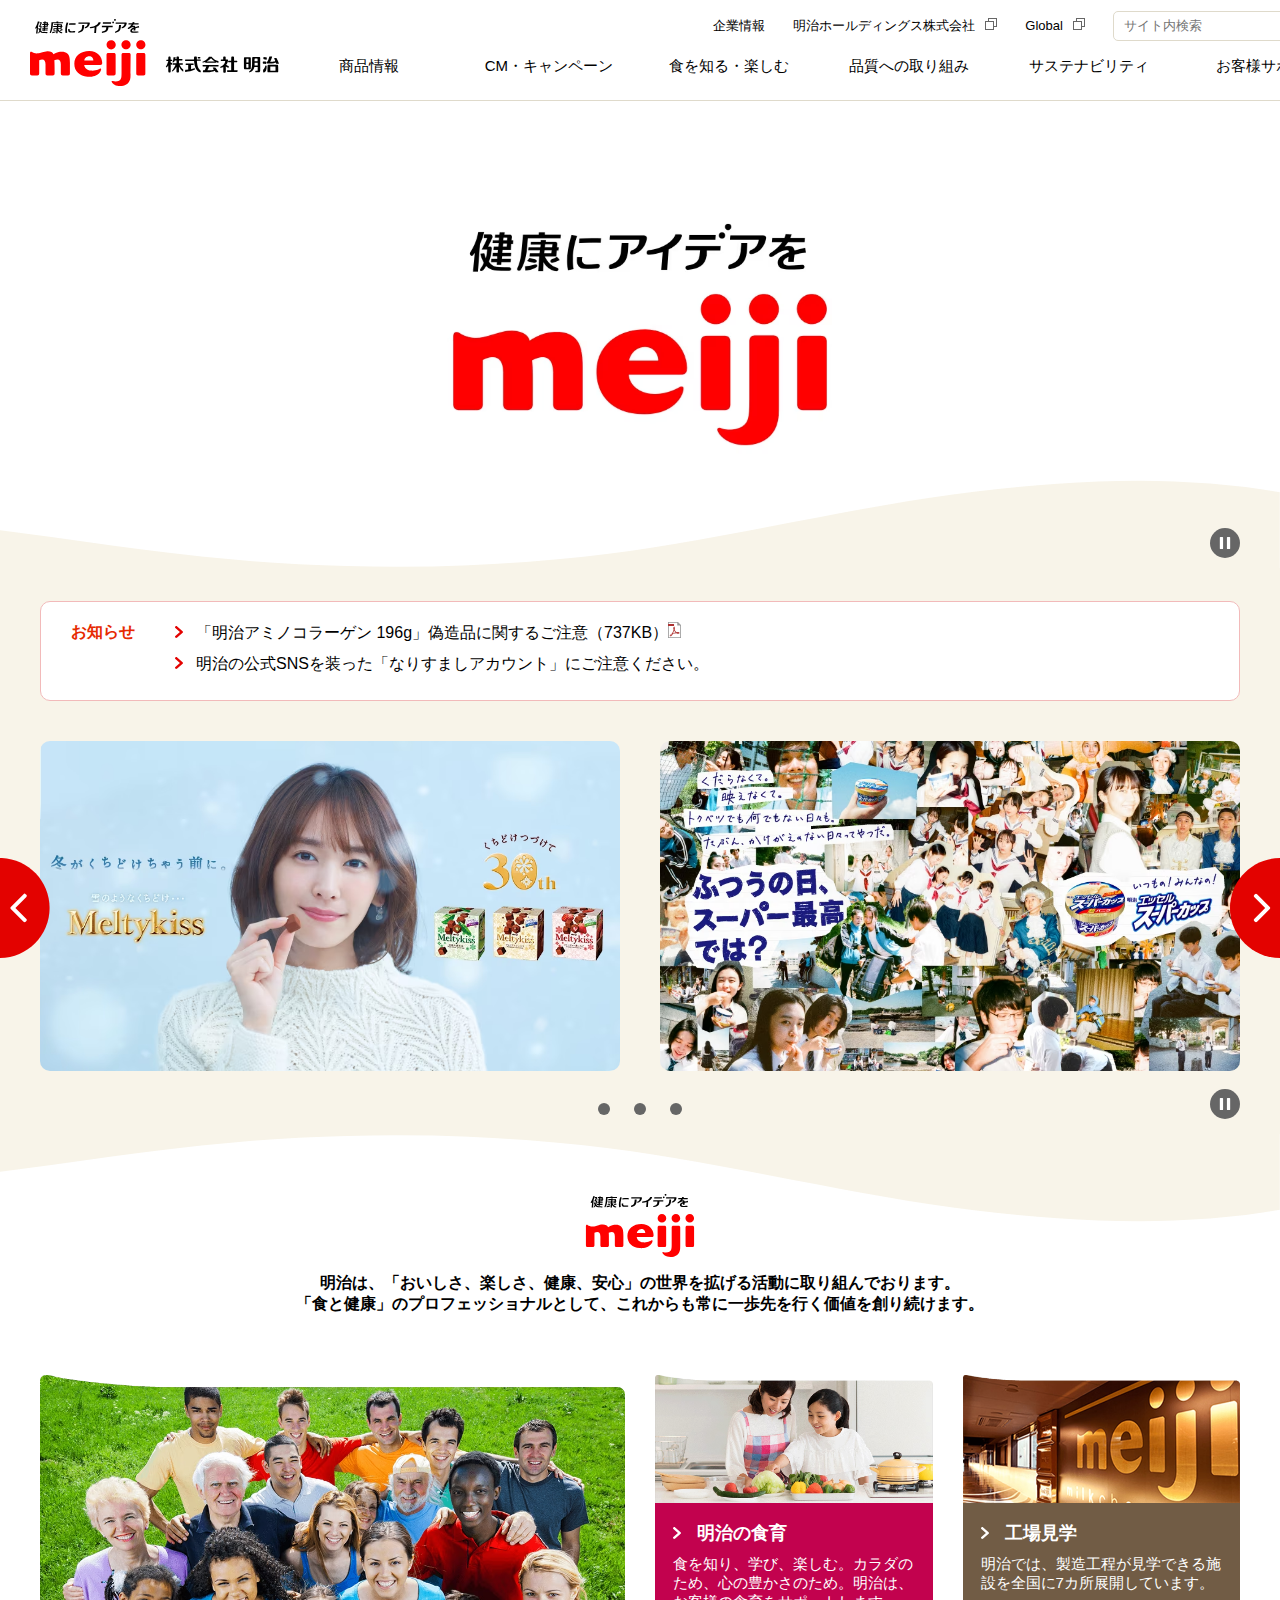
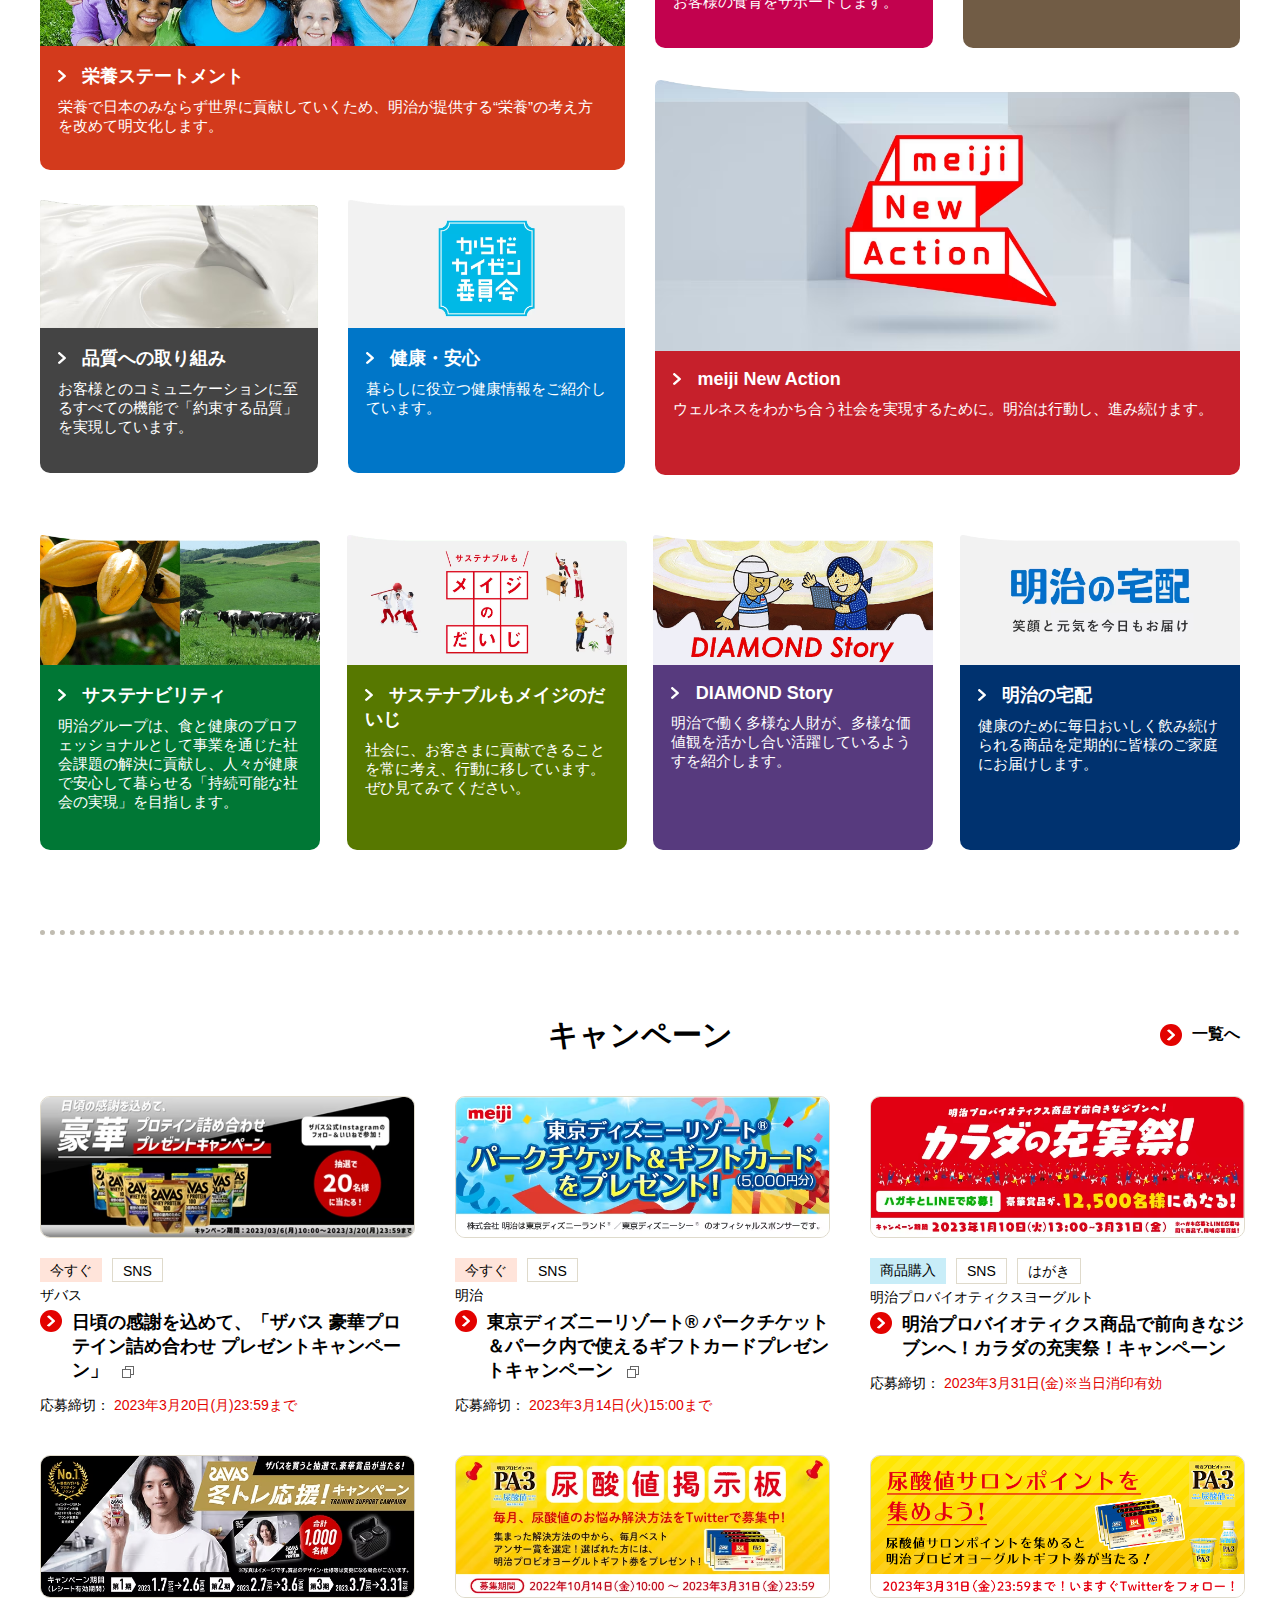
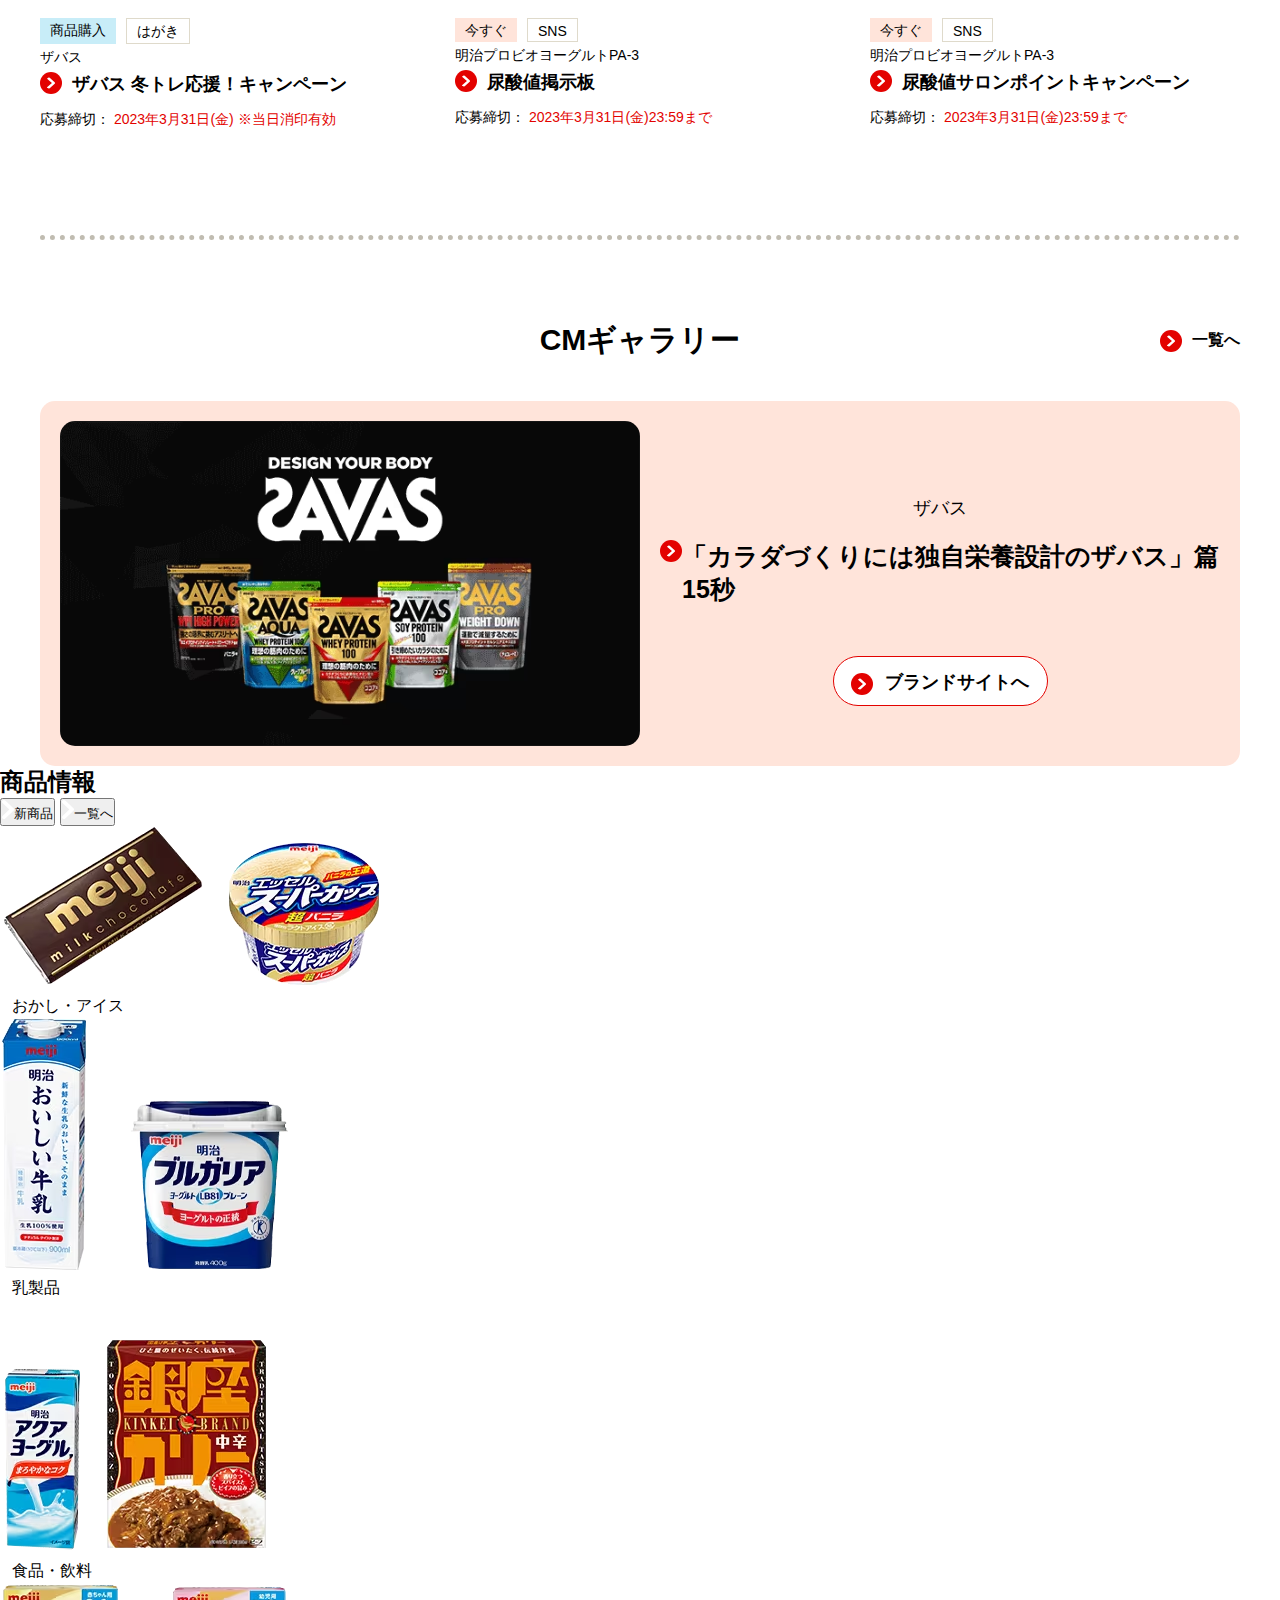
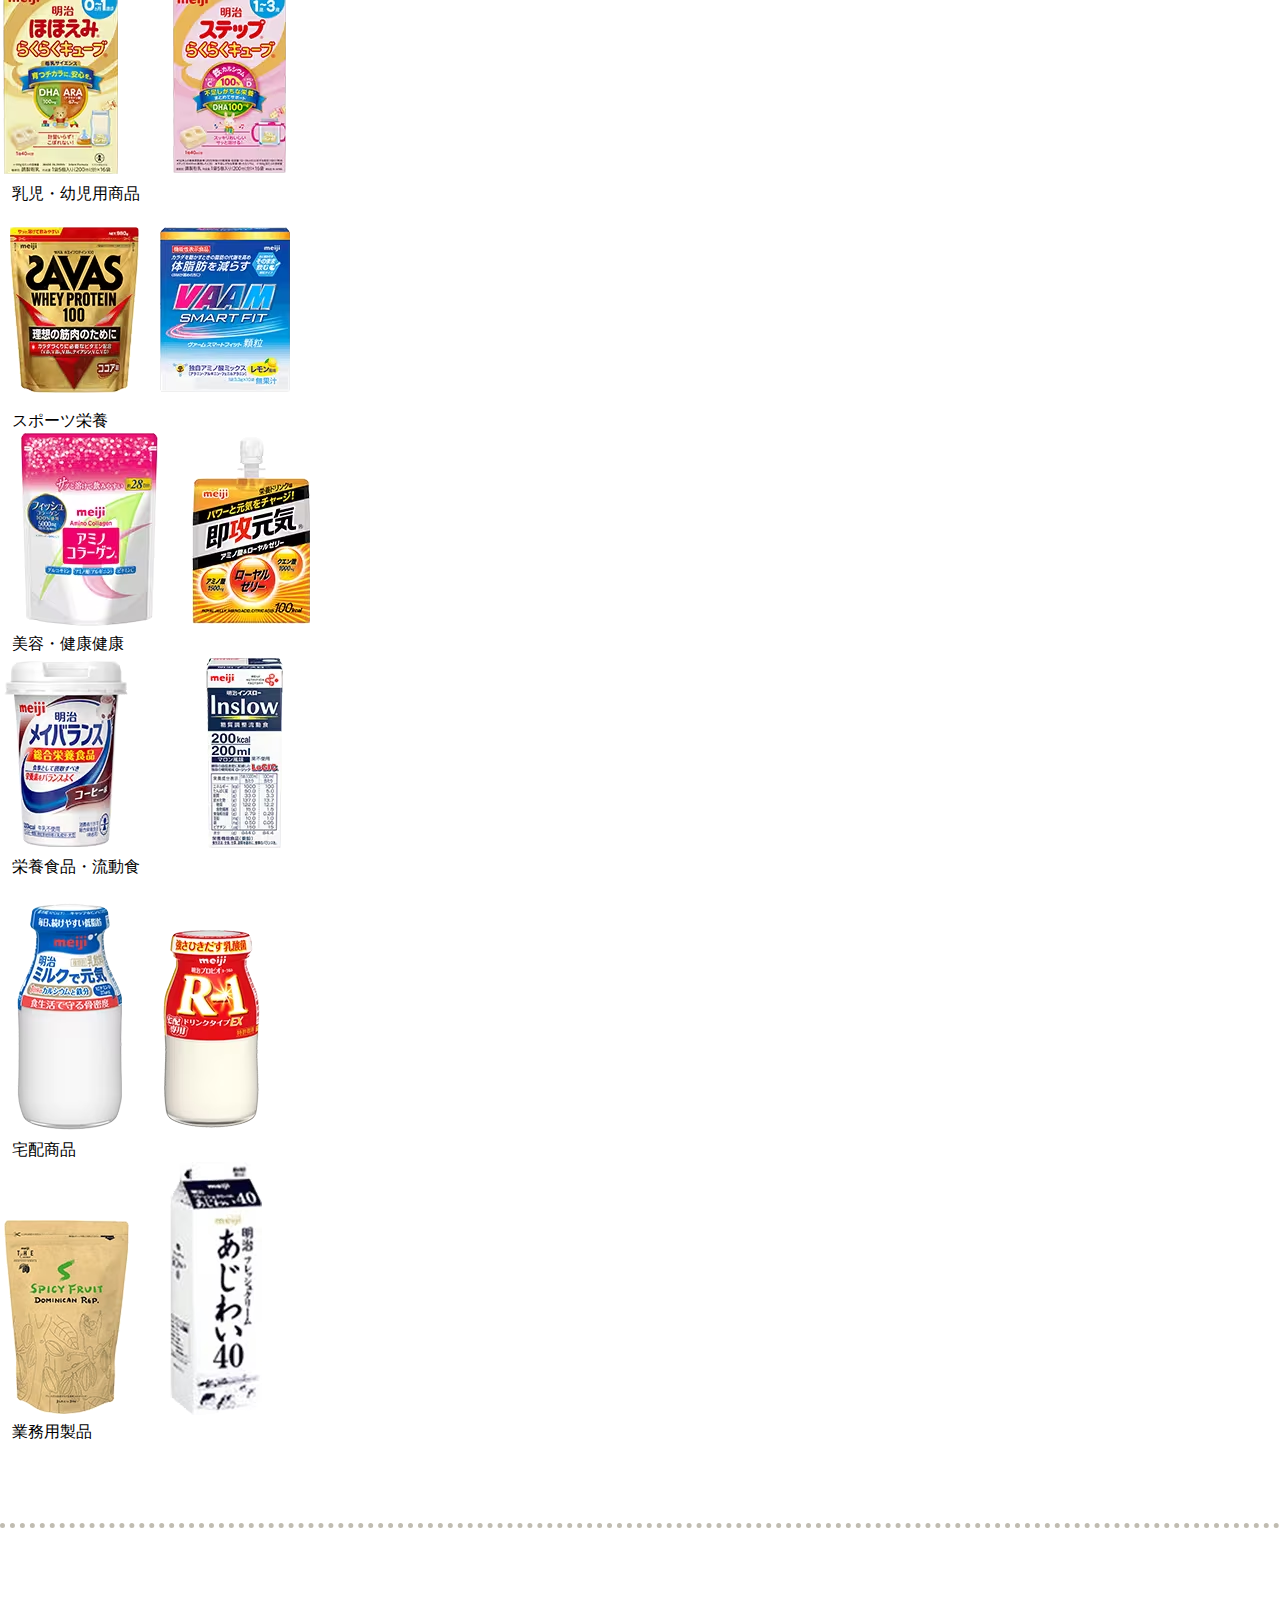
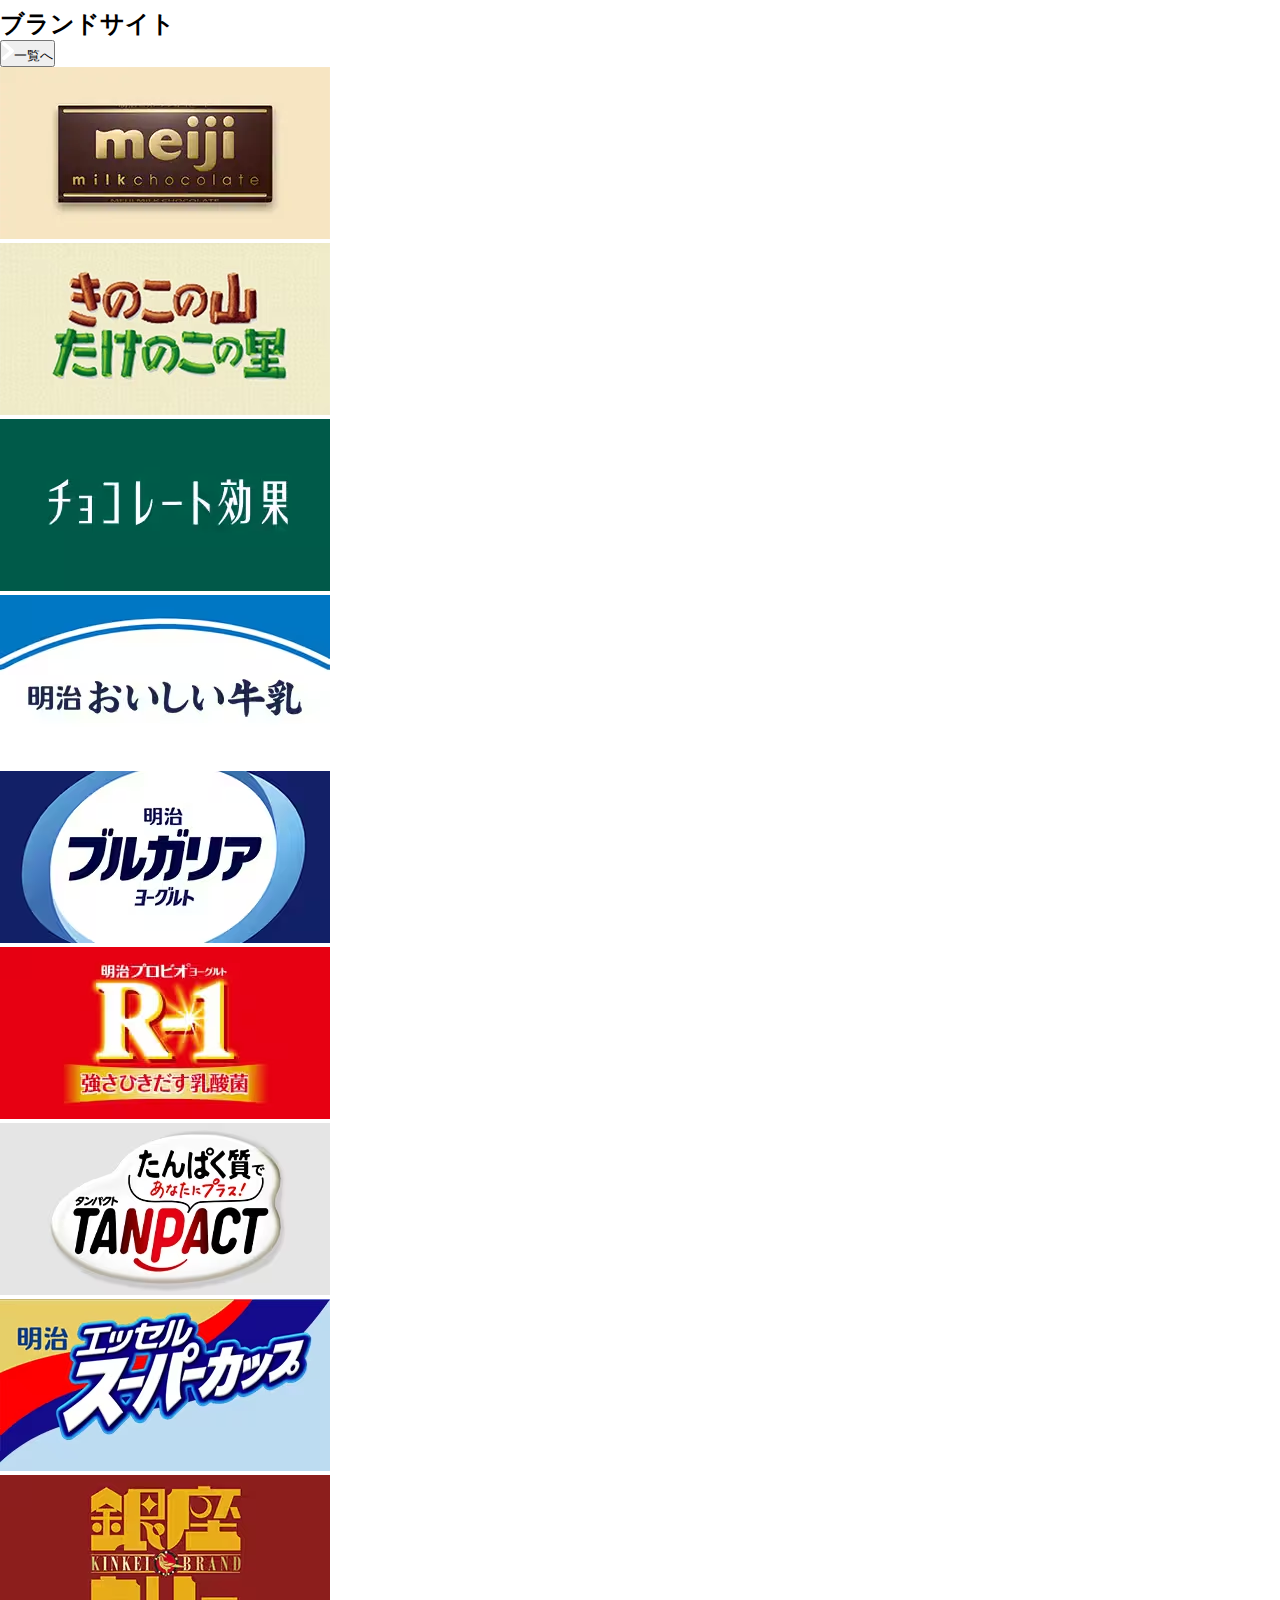
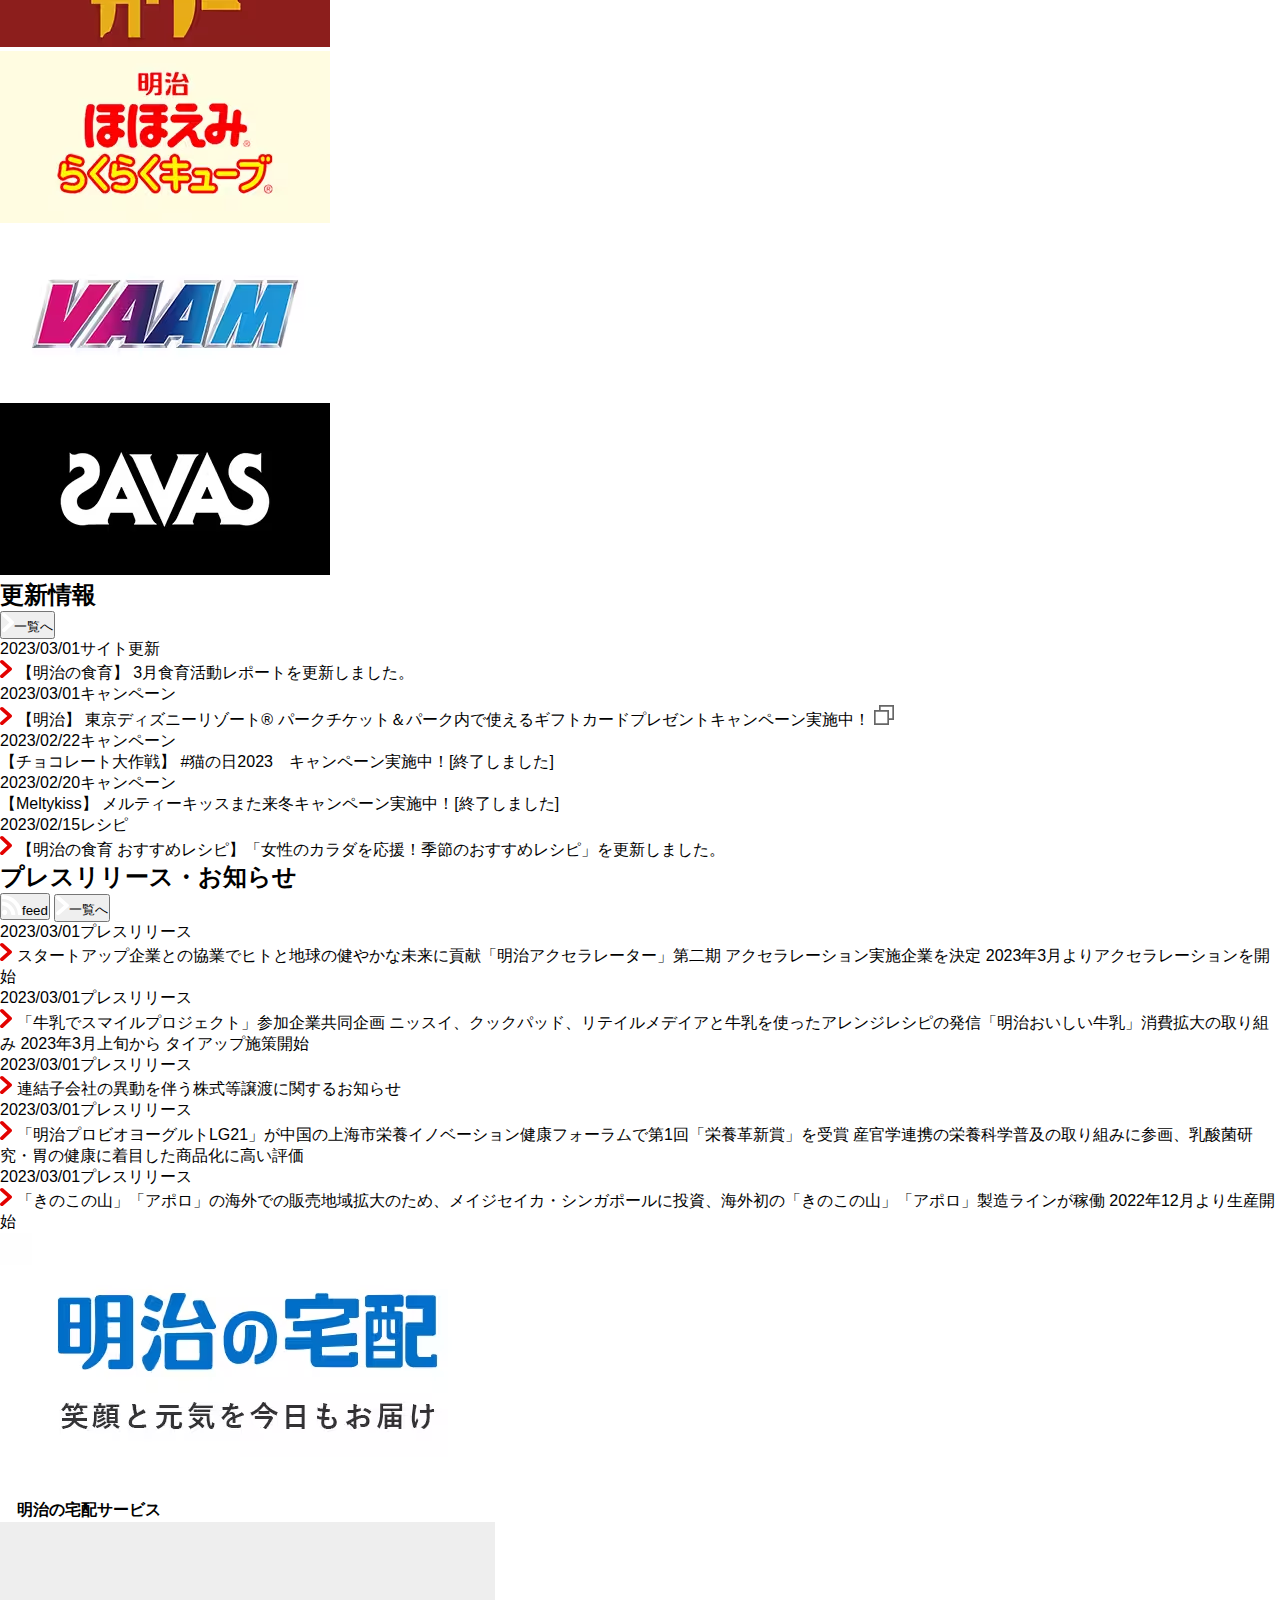
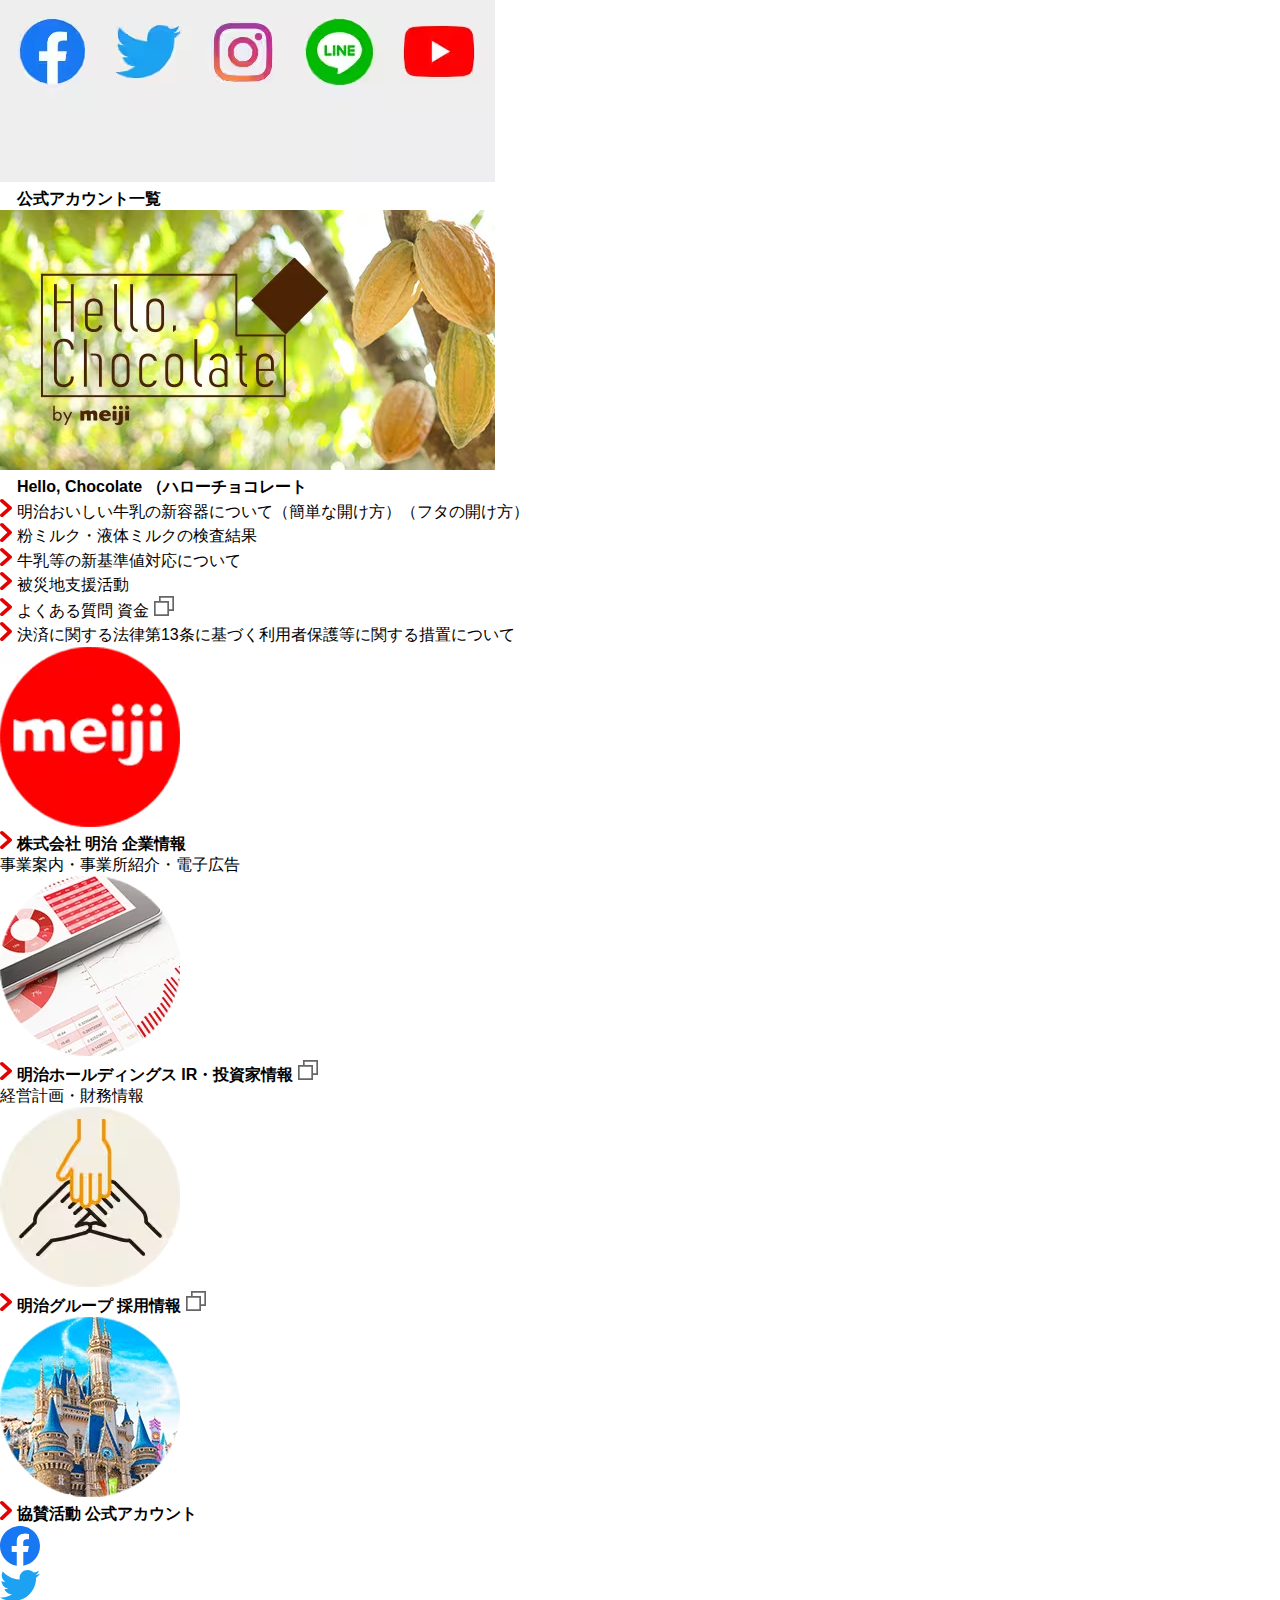
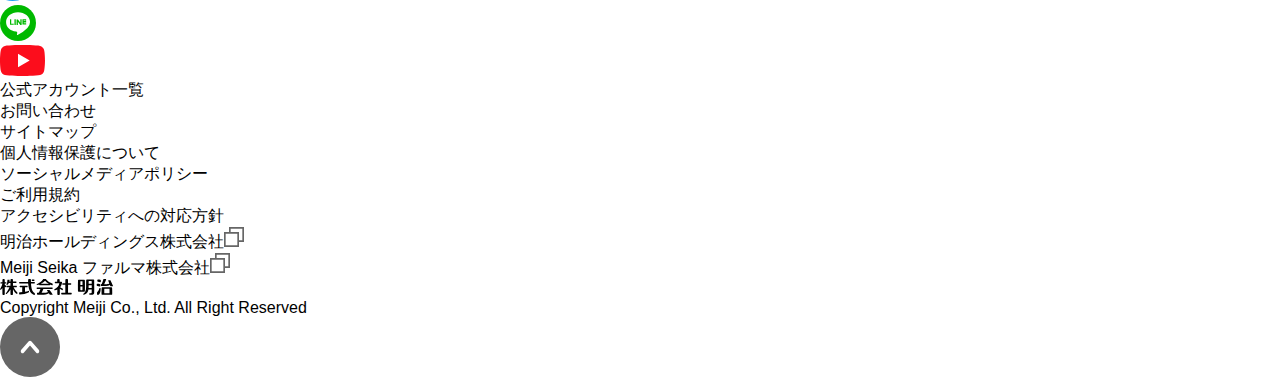
<file: index_.html>
<!DOCTYPE html>
<html lang="ja">
<head>
    <meta charset="UTF-8">
    <meta http-equiv="X-UA-Compatible" content="IE=edge">
    <meta name="viewport" content="width=device-width, initial-scale=1.0">
    <title>株式会社 明治 - Meiji Co., Ltd.</title>

    <!-- 検索に関する設定 -->
    <meta name="description" content="株式会社 明治のWebサイトです。">
    <meta name="keywords" content="株式会社 明治">
    <meta name="author" content="sohyeon">

    <!-- Open Graph (Facebook, Linkedin) -->
    <meta property="og:type" content="website">
    <meta property="og:title" content="株式会社 明治 - Meiji Co., Ltd.">
    <meta property="og:description" content="">
    <meta property="og:image" content="https://www.meiji.co.jp/assets/img/ogp.png">
    <meta property="og:url" content="https://www.meiji.co.jp/">
    <meta property="og:site_name" content="株式会社 明治 - Meiji Co., Ltd.">

    <!-- twitter card(Twitter) -->
    <meta name="twitter:card" content="summary">
    <meta name="twitter:title" content="株式会社 明治 - Meiji Co., Ltd.">
    <meta name="twitter:description" content="">
    <meta name="twitter:image" content="https://www.meiji.co.jp/assets/img/ogp.png">
    <meta name="twitter:url" content="https://www.meiji.co.jp/">
    <meta name="twitter:creator" content="sohyeon">

    <!-- favicon(一般的なfavicon, ie用, iphone用) -->
    <link rel="icon" href="http://www.meiji.co.jp/favicon.ico">
    <link rel="shortcut icon" href="http://www.meiji.co.jp/favicon.ico" type="image/x-icon">
    <link rel="apple-touch-icon" size="180x180" href="http://www.meiji.co.jp/apple-touch-icon.png">

    <!-- stylesheet -->
    <link href="https://fonts.googleapis.com/css2?family=Noto+Serif+JP:wght@200;300;400;500;600;700;900&display=swap" rel="stylesheet">
    <link rel="stylesheet" href="css/style_.css">
</head>
<body>
    <header id="header">
        <div class="header-container">
            <div class="header-inner">
                <!-- logo -->
                <div class="header-item1">
                    <h1><a href="#"><img src="img/logo.svg" alt="株式会社 明治"></a></h1>
                </div>
                <div class="header-item-container">
                    <!-- sub navigation -->
                    <div class="header-item2">
                        <ul>
                            <li><a href="#">企業情報</a></li>
                            <li><a href="#">明治ホールディングス株式会社<img src="img/external_gray.svg" class="external-site-icon"></a></li>
                            <li><a href="#">Global<img src="img/external_gray.svg" class="external-site-icon"></a></li>
                            <li><form action="GET"><input type="text" placeholder="サイト内検索" id="search-box"><button id="search-btn"><img src="img/search_red.svg" alt=""></button></form></li>
                        </ul>
                    </div>
                    <!-- global navigation -->
                    <div class="header-item3">
                        <nav>
                            <ul>
                                <li id="m-product">
                                    <a href="#">商品情報</a>
                                    <div>
                                        <div class="align-container m-item-wrap">
                                            <div class="left">
                                                <ul class="m-title">
                                                    <li><a href="#"><img src="img/angle_right_white.svg" class="m-title-angle">商品情報</a></li>
                                                </ul>
                                                <ul class="m-product-grid-container">
                                                    <li>
                                                        <a href="#">
                                                            <img src="img/menu_products.avif" alt="">
                                                            <p><img src="img/angle_right_red.svg" class="angle-red-icon">おかし・アイス</p>
                                                        </a>
                                                    </li>
                                                    <li>
                                                        <a href="#">
                                                            <img src="img/menu_products_02.avif" alt="">
                                                            <p><img src="img/angle_right_red.svg" class="angle-red-icon">乳製品</p>
                                                        </a>
                                                    </li>
                                                    <li>
                                                        <a href="#">
                                                            <img src="img/menu_products_03.avif" alt="">
                                                            <p><img src="img/angle_right_red.svg" class="angle-red-icon">食品・飲料</p>
                                                        </a>
                                                    </li>
                                                    <li>
                                                        <a href="#">
                                                            <img src="img/menu_products_04.avif" alt="">
                                                            <p><img src="img/angle_right_red.svg" class="angle-red-icon">乳児・幼児用商品</p>
                                                        </a>
                                                    </li>
                                                    <li>
                                                        <a href="#">
                                                            <img src="img/menu_products_05.avif" alt="">
                                                            <p><img src="img/angle_right_red.svg" class="angle-red-icon">スポーツ栄養</p>
                                                        </a>
                                                    </li>
                                                    <li>
                                                        <a href="#">
                                                            <img src="img/menu_products_06.avif" alt="">
                                                            <p><img src="img/angle_right_red.svg" class="angle-red-icon">美容・健康</p>
                                                        </a>
                                                    </li>
                                                    <li>
                                                        <a href="#">
                                                            <img src="img/menu_products_07.webp" alt="">
                                                            <p><img src="img/angle_right_red.svg" class="angle-red-icon">栄養食品・流動食</p>
                                                        </a>
                                                    </li>
                                                    <li>
                                                        <a href="#">
                                                            <img src="img/menu_products_09.avif" alt="">
                                                            <p><img src="img/angle_right_red.svg" class="angle-red-icon">宅配商品</p>
                                                        </a>
                                                    </li>
                                                </ul>
                                            </div>
                                            <div class="right">
                                                <ul class="m-item-type2">
                                                    <li><a href="#"><img src="img/angle_right_white.svg" class="angle-white-icon">新商品</a></li>
                                                    <li><a href="#"><img src="img/angle_right_white.svg" class="angle-white-icon">ブランドサイト一覧</a></li>
                                                </ul>
                                                <ul class="m-item-type3">
                                                    <li><a href="#"><img src="img/angle_right_red.svg" class="angle-red-icon">業務用製品</a></li>
                                                    <li><a href="#"><img src="img/angle_right_red.svg" class="angle-red-icon">販売終了商品</a></li>
                                                </ul>
                                                <ul class="m-item-type4">
                                                    <li>
                                                        <a href="#">
                                                            <img src="img/menu_products_delivery.avif" alt="">
                                                            <p><img src="img/angle_right_white.svg" class="angle-white-icon">明治の宅配サービス</p>
                                                        </a>
                                                    </li>
                                                </ul>
                                            </div>
                                        </div>
                                        <div class="close-btn-wrap">
                                            <button><img src="img/times_gray.svg" alt="">閉じる</button>
                                        </div>
                                    </div>
                                </li>
                                <li id="m-cm_campaign">
                                    <a href="#">CM・キャンペーン</a>
                                    <div>
                                        <div class="m-item-wrap">
                                            <ul class="m-title">
                                                <li>CM・キャンペーン</li>
                                            </ul>
                                            <ul class="m-item-type2">
                                                <li><a href="#"><img src="img/angle_right_white.svg" class="angle-white-icon">CMギャラリー</a></li>
                                                <li><a href="#"><img src="img/angle_right_white.svg" class="angle-white-icon">キャンペーン</a></li>
                                            </ul>
                                            <ul class="m-item-type3">
                                                <li><a href="#"><img src="img/angle_right_red.svg" class="angle-red-icon">提供番組一覧</a></li>
                                            </ul>
                                        </div>
                                        <div class="close-btn-wrap">
                                            <button><img src="img/times_gray.svg" alt="">閉じる</button>
                                        </div>
                                    </div>
                                </li>
                                <li id="m-learned">
                                    <a href="#">食を知る・楽しむ</a>
                                    <div>
                                        <div class="m-item-wrap">
                                            <ul class="m-title">
                                                <li><a href="#"><img src="img/angle_right_white.svg" class="m-title-angle">食を知る・楽しむ</a></li>
                                            </ul>
                                            <ul class="m-item-type4 m-learned-grid-container">
                                                <li>
                                                    <a href="#">
                                                        <img src="img/menu_learned.avif" alt="">
                                                        <p><img src="img/angle_right_white.svg" class="angle-white-icon">食育</p>
                                                    </a>
                                                </li>
                                                <li>
                                                    <a href="#">
                                                        <img src="img/menu_learned_02.avif" alt="">
                                                        <p><img src="img/angle_right_white.svg" class="angle-white-icon">レシピ</p>
                                                    </a>
                                                </li>
                                                <li>
                                                    <a href="#">
                                                        <img src="img/menu_learned_03.avif" alt="">
                                                        <p><img src="img/angle_right_white.svg" class="angle-white-icon">体験・おでかけ</p>
                                                    </a>
                                                </li>
                                                <li>
                                                    <a href="#">
                                                        <img src="img/menu_learned_04.avif" alt="">
                                                        <p><img src="img/angle_right_white.svg" class="angle-white-icon">健康・安心</p>
                                                    </a>
                                                </li>
                                                <li>
                                                    <a href="#">
                                                        <img src="img/menu_learned_05.avif" alt="">
                                                        <p><img src="img/angle_right_white.svg" class="angle-white-icon">育児・介護</p>
                                                    </a>
                                                </li>
                                                <li>
                                                    <a href="#">
                                                        <img src="img/menu_learned_06.avif" alt="">
                                                        <p><img src="img/angle_right_white.svg" class="angle-white-icon">その他</p>
                                                    </a>
                                                </li>
                                            </ul>
                                        </div>
                                        <div class="close-btn-wrap">
                                            <button><img src="img/times_gray.svg" alt="">閉じる</button>
                                        </div>
                                    </div>
                                </li>
                                <li id="m-quality">
                                    <a href="#">品質への取り組み</a>
                                    <div>
                                        <div class="m-item-wrap">
                                            <ul class="m-title">
                                                <li><a href="#"><img src="img/angle_right_white.svg" class="m-title-angle">品質への取り組み</a></li>
                                            </ul>
                                            <ul class="m-item-type4">
                                                <li>
                                                    <a href="#">
                                                        <img src="img/menu_quality.avif" alt="">
                                                        <p><img src="img/angle_right_white.svg" class="angle-white-icon">商品へのこだわり</p>
                                                    </a>
                                                </li>
                                                <li>
                                                    <a href="#">
                                                        <img src="img/menu_quality_02.avif" alt="">
                                                        <p><img src="img/angle_right_white.svg" class="angle-white-icon">研究開発</p>
                                                    </a>
                                                </li>
                                            </ul>
                                        </div>
                                        <div class="close-btn-wrap">
                                            <button><img src="img/times_gray.svg" alt="">閉じる</button>
                                        </div>
                                    </div>
                                </li>
                                <li id="m-csr">
                                    <a href="#">サステナビリティ</a>
                                    <div>
                                        <div class="m-item-wrap">
                                            <ul class="m-title">
                                                <li><a href="#"><img src="img/angle_right_white.svg" class="m-title-angle">サステナビリティ</a></li>
                                            </ul>
                                            <ul class="m-item-type5 m-quality-grid-container">
                                                <li>
                                                    <a href="#">
                                                        <img src="img/menu_csr.avif" alt="">
                                                        <p>
                                                            <img src="img/angle_right_white.svg" class="angle-white-icon">健康と安全<img src="img/external_gray.svg" class="external-site-icon">
                                                        </p>
                                                    </a>
                                                </li>
                                                <li>
                                                    <a href="#">
                                                        <img src="img/menu_csr_02.avif" alt="">
                                                        <p>
                                                            <img src="img/angle_right_white.svg" class="angle-white-icon">環境<img src="img/external_gray.svg" class="external-site-icon">
                                                        </p>
                                                    </a>
                                                </li>
                                                <li>
                                                    <a href="#">
                                                        <img src="img/menu_csr_03.avif" alt="">
                                                        <p>
                                                            <img src="img/angle_right_white.svg" class="angle-white-icon">人材・人権・社会<img src="img/external_gray.svg" class="external-site-icon">
                                                        </p>
                                                    </a>
                                                </li>
                                                <li>
                                                    <a href="#">
                                                        <img src="img/menu_csr_04.avif" alt="">
                                                        <p>
                                                            <img src="img/angle_right_white.svg" class="angle-white-icon">原材料調達<img src="img/external_gray.svg" class="external-site-icon">
                                                        </p>
                                                    </a>
                                                </li>
                                            </ul>
                                            <ul class="m-item-type3">
                                                <li><a href="#"><img src="img/angle_right_red.svg" class="angle-red-icon">サステナブルもメイジのだいじ</a></li>
                                                <li><a href="#"><img src="img/angle_right_red.svg" class="angle-red-icon">meiji New Action</a></li>
                                            </ul>
                                            <ul class="m-item-type3">
                                                <li><a href="#"><img src="img/angle_right_red.svg" class="angle-red-icon">明治グループのサステナビリティ<img src="img/external_gray.svg" class="external-site-icon"></a> </li>
                                                <li><a href="#"><img src="img/angle_right_red.svg" class="angle-red-icon">コーポレート・ガバナンス<img src="img/external_gray.svg" class="external-site-icon"></a></li>
                                                <li><a href="#"><img src="img/angle_right_red.svg" class="angle-red-icon">ポリシー・宣言<img src="img/external_gray.svg" class="external-site-icon"></a></li>
                                            </ul>
                                        </div>
                                        <div class="close-btn-wrap">
                                            <button><img src="img/times_gray.svg" alt="">閉じる</button>
                                        </div>
                                    </div>
                                </li>
                                <li id="m-support">
                                    <a href="#">お客様サポート</a>
                                    <div>
                                        <div class="m-item-wrap">
                                            <ul class="m-title">
                                                <li><a href="#"><img src="img/angle_right_white.svg" class="m-title-angle">お客様サポート</a></li>
                                            </ul>
                                            <ul class="m-item-type2">
                                                <li><a href="#"><img src="img/angle_right_white.svg" class="angle-white-icon">お問い合わせ</a></li>
                                                <li><a href="#"><img src="img/angle_right_white.svg" class="angle-white-icon">Q&Aよくあるご質問<img src="img/external_gray.svg" class="external-site-icon"></a></li>
                                                <li><a href="#"><img src="img/angle_right_white.svg" class="angle-white-icon">お客様の声を活かしました</a></li>
                                            </ul>
                                            <ul class="m-item-type4">
                                                <li>
                                                    <a href="#">
                                                        <img src="img/menu_baby_clinic.avif" alt="">
                                                        <p><img src="img/angle_right_white.svg" class="angle-white-icon">明治 赤ちゃん相談室</p>
                                                    </a>
                                                </li>
                                            </ul>
                                            <ul class="m-item-type3">
                                                <li><a href="#"><img src="img/angle_right_red.svg" class="angle-red-icon">お客様応対基本方針と行動指針</a></li>
                                                <li><a href="#"><img src="img/angle_right_red.svg" class="angle-red-icon">お問合せ応対における個人情報の取扱いについて</a></li>
                                            </ul>
                                        </div>
                                        <div class="close-btn-wrap">
                                            <button><img src="img/times_gray.svg" alt="">閉じる</button>
                                        </div>
                                    </div>
                                </li>
                            </ul>
                        </nav>
                    </div>
                </div>
                
            </div>
            <!-- //header-inner -->
        </div>
        <!-- //header-container -->
    </header>
    <main id="main">
        <div class="main-cotainer">
            <!-- main slide -->
            <div class="main-item1">
                <!-- main visual slide -->
                <div class="slide-container">
                    <ul class="slide">
                        <li class="slide-item"><img src="img/img.avif" alt=""></li>
                        <li class="slide-item"><a href="#"><img src="img/img_07.avif" alt=""></a></li>
                        <li class="slide-item"><a href="#"><img src="img/img_08.avif" alt=""></a></li>
                        <li class="slide-item"><img src="img/img.avif" alt=""></li>
                        <li class="slide-item"><img src="img/img_02.avif" alt=""></li>
                        <li class="slide-item"><img src="img/img_03.avif" alt=""></li>
                        <li class="slide-item"><img src="img/img_05.avif" alt=""></li>
                    </ul>
                </div>
                <!-- slide button -->
                <div class="slide-button-container">
                    <div class="slide-button">
                        <button><img src="img/pause.svg" alt=""></button>
                    </div>
                </div>
                <!-- wave image -->
                <div class="shape-top">
                    <svg data-name="Layer 1" xmlns="http://www.w3.org/2000/svg" viewBox="0 0 1200 120" preserveAspectRatio="none">
                        <path d="M321.39,56.44c58-10.79,114.16-30.13,172-41.86,82.39-16.72,168.19-17.73,250.45-.39C823.78,31,906.67,72,985.66,92.83c70.05,18.48,146.53,26.09,214.34,3V0H0V27.35A600.21,600.21,0,0,0,321.39,56.44Z" class="shape-fill"></path>
                    </svg>
                </div>
            </div>
            <!-- sub slide -->
            <div class="main-item2">
                <div class="main-item2-inner">
                    <!-- annouce -->
                    <div class="main-item2__notice-container">
                        <div class="main-item2__notice-title">お知らせ</div>
                        <div class="main-item2__notice-post">
                            <ul>
                                <li><a href="#"><img src="img/angle_right_red.svg" class="angle-red-icon">「明治アミノコラーゲン 196g」偽造品に関するご注意（737KB）<img src="img/pdf.svg" class="pdf-icon"></a></li>
                                <li><a href="#"><img src="img/angle_right_red.svg" class="angle-red-icon">明治の公式SNSを装った「なりすましアカウント」にご注意ください。</a></li>
                            </ul>
                        </div>
                    </div>
                    <!-- sliding banner-->
                    <div class="main-item2__banner-container">
                        <ul>
                            <li><a href="#"><img src="img/meltykiss_product.avif" alt=""></a></li>
                            <li><a href="#"><img src="img/essel_product.avif" alt=""></a></li>
                            <li><a href="#"><img src="img/tanpact_product.avif" alt=""></a></li>
                            <li><a href="#"><img src="img/thechoco_product.avif" alt=""></a></li>
                            <li><a href="#"><img src="img/michitas_product.avif" alt=""></a></li>
                            <li><a href="#"><img src="img/vaam_product.avif" alt=""></a></li>
                        </ul>
                    </div>
                    <div class="banner-pagenation">
                        <button></button>
                        <button></button>
                        <button></button>
                    </div>
                    <div class="banner-prev-btn"><button><img src="img/prev.svg" alt=""></button></div>
                    <div class="banner-next-btn"><button><img src="img/next.svg" alt=""></button></div>
                    <div class="btn-container"><div class="banner-pause-btn"><button><img src="img/pause.svg" alt=""></button></div></div>
                </div>
            </div>
            <!-- wave image -->
            <div class="shape-bottom">
                <svg data-name="Layer 1" xmlns="http://www.w3.org/2000/svg" viewBox="0 0 1200 120" preserveAspectRatio="none">
                    <path d="M321.39,56.44c58-10.79,114.16-30.13,172-41.86,82.39-16.72,168.19-17.73,250.45-.39C823.78,31,906.67,72,985.66,92.83c70.05,18.48,146.53,26.09,214.34,3V0H0V27.35A600.21,600.21,0,0,0,321.39,56.44Z" class="shape-fill"></path>
                </svg>
            </div>
            <!-- company contents -->
            <div class="main-item3">
                <!-- meiji information -->
                <div>
                    <!-- title -->
                    <div class="main-item3__logo-container">
                        <h2><img src="img/logo_02.svg" alt=""></h2>
                        <strong>明治は、「おいしさ、楽しさ、健康、安心」の世界を拡げる活動に取り組んでおります。<br>「食と健康」のプロフェッショナルとして、これからも常に一歩先を行く価値を創り続けます。</strong>
                    </div>
                    <!-- contents -->
                    <div>
                        <div class="special-container">
                            <ul class="special-grid-container">
                                <li class="special-grid-item1">
                                    <a href="#">
                                        <div class="special__image"><img src="img/special_08.avif" alt=""></div>
                                        <div class="special__description">
                                            <div>
                                                <img src="img/angle_right_white.svg" alt="">
                                                <strong>栄養ステートメント</strong>
                                            </div>
                                            <p>栄養で日本のみならず世界に貢献していくため、明治が提供する“栄養”の考え方を改めて明文化します。</p>
                                        </div>
                                    </a>
                                </li>
                                <li class="special-grid-item2">
                                    <a href="#">
                                        <div class="special__image"><img src="img/special_15.avif" alt=""></div>
                                        <div class="special__description">
                                            <div>
                                                <img src="img/angle_right_white.svg" alt="">
                                                <strong>meiji New Action</strong>
                                            </div>
                                            <p>ウェルネスをわかち合う社会を実現するために。明治は行動し、進み続けます。</p>
                                        </div>
                                    </a>
                                </li>
                                <li class="special-grid-item3">
                                    <a href="#">
                                        <div class="special__image"><img src="img/special_03.avif" alt=""></div>
                                        <div class="special__description">
                                            <div>
                                                <img src="img/angle_right_white.svg" alt="">
                                                <strong>明治の食育</strong>
                                            </div>
                                            <p>食を知り、学び、楽しむ。カラダのため、心の豊かさのため。明治は、お客様の食育をサポートします。</p>
                                        </div>
                                    </a>
                                </li>
                                <li class="special-grid-item4">
                                    <a href="#">
                                        <div class="special__image"><img src="img/special_14.avif" alt=""></div>
                                        <div class="special__description">
                                            <div>
                                                <img src="img/angle_right_white.svg" alt="">
                                                <strong>工場見学</strong>
                                            </div>
                                            <p>明治では、製造工程が見学できる施設を全国に7カ所展開しています。</p>
                                        </div>
                                    </a>
                                </li>
                                <li class="special-grid-item5">
                                    <a href="#">
                                        <div class="special__image"><img src="img/special_05.avif" alt=""></div>
                                        <div class="special__description">
                                            <div>
                                                <img src="img/angle_right_white.svg" alt="">
                                                <strong>品質への取り組み</strong>
                                            </div>
                                            <p>お客様とのコミュニケーションに至るすべての機能で「約束する品質」を実現しています。</p>
                                        </div>
                                    </a>
                                </li>
                                <li class="special-grid-item6">
                                    <a href="#">
                                        <div class="special__image"><img src="img/special_06.avif" alt=""></div>
                                        <div class="special__description">
                                            <div>
                                                <img src="img/angle_right_white.svg" alt="">
                                                <strong>健康・安心</strong>
                                            </div>
                                            <p>暮らしに役立つ健康情報をご紹介しています。</p>
                                        </div>
                                    </a>
                                </li>
                            </ul>
                        </div>
                        <div class="special-container2">
                            <ul>
                                <li>
                                    <a href="#">
                                        <div class="special__image"><img src="img/special.avif" alt=""></div>
                                        <div class="special__description">
                                            <div>
                                                <img src="img/angle_right_white.svg" alt="">
                                                <strong>サステナビリティ</strong>
                                            </div>
                                            <p>明治グループは、食と健康のプロフェッショナルとして事業を通じた社会課題の解決に貢献し、人々が健康で安心して暮らせる「持続可能な社会の実現」を目指します。</p>
                                        </div>
                                    </a>
                                </li>
                                <li>
                                    <a href="#">
                                        <div class="special__image"><img src="img/special_04.avif" alt=""></div>
                                        <div class="special__description">
                                            <div>
                                                <img src="img/angle_right_white.svg" alt="">
                                                <strong>サステナブルもメイジのだいじ</strong>
                                            </div>
                                            <p>社会に、お客さまに貢献できることを常に考え、行動に移しています。ぜひ見てみてください。</p>
                                        </div>
                                    </a>
                                </li>
                                <li>
                                    <a href="#">
                                        <div class="special__image"><img src="img/special_09.avif" alt=""></div>
                                        <div class="special__description">
                                            <div>
                                                <img src="img/angle_right_white.svg" alt="">
                                                <strong>DIAMOND Story</strong>
                                            </div>
                                            <p>明治で働く多様な人財が、多様な価値観を活かし合い活躍しているようすを紹介します。</p>
                                        </div>
                                    </a>
                                </li>
                                <li>
                                    <a href="#">
                                        <div class="special__image"><img src="img/special_13.avif" alt=""></div>
                                        <div class="special__description">
                                            <div>
                                                <img src="img/angle_right_white.svg" alt="">
                                                <strong>明治の宅配</strong>
                                            </div>
                                            <p>健康のために毎日おいしく飲み続けられる商品を定期的に皆様のご家庭にお届けします。</p>
                                        </div>
                                    </a>
                                </li>
                            </ul>
                        </div>
                    </div>
                </div>
                <hr>
                <!-- campaign -->
                <div class="campaign-container">
                    <!-- title -->
                    <div class="content-title-container">
                        <h2>キャンペーン</h2>
                        <div>
                            <a href="#"><img src="img/angle_right_white.svg" class="angle-white-icon"><strong>一覧へ</strong></a>
                        </div>
                    </div>
                    <!-- content -->
                    <div>
                        <ul class="campaign-grid-container">
                            <li>
                                <a href="#">
                                    <div>
                                        <div class="campaign-image"><img src="img/savas_cp_20230306.avif" alt=""></div>
                                        <div>
                                            <ul class="campaign-tag">
                                                <li class="campaign-tag__now">今すぐ</li>
                                                <li class="campaign-tag__snsNpost">SNS</li>
                                            </ul>
                                        </div>
                                        <div>
                                            <p class="campaign-product-name">ザバス</p>
                                            <div class="campaign-information">
                                                <div><img src="img/angle_right_white.svg" class="angle-white-icon"></div>
                                                <div>
                                                    <strong>日頃の感謝を込めて、「ザバス 豪華プロテイン詰め合わせ プレゼントキャンペーン」</strong>
                                                    <img src="img/external_gray.svg" class="external-site-icon">
                                                </div>
                                            </div>
                                        </div>
                                        <div class="campaign-period">応募締切： <span>2023年3月20日(月)23:59まで</span></div>
                                    </div>
                                </a>
                            </li>
                            <li>
                                <a href="#">
                                    <div>
                                        <div class="campaign-image"><img src="img/meiji_cp_20230301.avif" alt=""></div>
                                        <div>
                                            <ul class="campaign-tag">
                                                <li class="campaign-tag__now">今すぐ</li>
                                                <li class="campaign-tag__snsNpost">SNS</li>
                                            </ul>
                                        </div>
                                        <div>
                                            <p class="campaign-product-name">明治</p>
                                            <div class="campaign-information">
                                                <div><img src="img/angle_right_white.svg" class="angle-white-icon"></div>
                                                <div>
                                                    <strong>東京ディズニーリゾート® パークチケット＆パーク内で使えるギフトカードプレゼントキャンペーン</strong>
                                                    <img src="img/external_gray.svg" class="external-site-icon">
                                                </div>
                                            </div>
                                        </div>
                                        <div class="campaign-period">応募締切： <span>2023年3月14日(火)15:00まで</span></div>
                                    </div>
                                </a>
                            </li>
                            <li>
                                <a href="#">
                                    <div>
                                        <div class="campaign-image"><img src="img/probio_cp_20230110.avif" alt=""></div>
                                        <div>
                                            <ul class="campaign-tag">
                                                <li class="campaign-tag__purchase">商品購入</li>
                                                <li class="campaign-tag__snsNpost">SNS</li>
                                                <li class="campaign-tag__snsNpost">はがき</li>
                                            </ul>
                                        </div>
                                        <div>
                                            <p class="campaign-product-name">明治プロバイオティクスヨーグルト</p>
                                            <div class="campaign-information">
                                                <div><img src="img/angle_right_white.svg" class="angle-white-icon"></div>
                                                <div><strong>明治プロバイオティクス商品で前向きなジブンへ！カラダの充実祭！キャンペーン</strong></div>
                                            </div>
                                        </div>
                                        <div class="campaign-period">応募締切： <span>2023年3月31日(金)※当日消印有効</span></div>
                                    </div>
                                </a>
                            </li>
                            <li>
                                <a href="#">
                                    <div>
                                        <div class="campaign-image"><img src="img/savas_cp_230106.avif" alt=""></div>
                                        <div>
                                            <ul class="campaign-tag">
                                                <li class="campaign-tag__purchase">商品購入</li>
                                                <li class="campaign-tag__snsNpost">はがき</li>
                                            </ul>
                                        </div>
                                        <div>
                                            <p class="campaign-product-name">ザバス</p>
                                            <div class="campaign-information">
                                                <div><img src="img/angle_right_white.svg" class="angle-white-icon"></div>
                                                <div><strong>ザバス 冬トレ応援！キャンペーン</strong></div>
                                            </div>
                                        </div>
                                        <div class="campaign-period">応募締切： <span>2023年3月31日(金) ※当日消印有効</span></div>
                                    </div>
                                </a>
                            </li>
                            <li>
                                <a href="#">
                                    <div>
                                        <div class="campaign-image"><img src="img/meiji_pa3_cp_20221014_1.avif" alt=""></div>
                                        <div>
                                            <ul class="campaign-tag">
                                                <li class="campaign-tag__now">今すぐ</li>
                                                <li class="campaign-tag__snsNpost">SNS</li>
                                            </ul>
                                        </div>
                                        <div>
                                            <p class="campaign-product-name">明治プロビオヨーグルトPA-3</p>
                                            <div class="campaign-information">
                                                <div><img src="img/angle_right_white.svg" class="angle-white-icon"></div>
                                                <div><strong>尿酸値掲示板</strong></div>
                                            </div>
                                        </div>
                                        <div class="campaign-period">応募締切： <span>2023年3月31日(金)23:59まで</span></div>
                                    </div>
                                </a>
                            </li>
                            <li>
                                <a href="#">
                                    <div>
                                        <div class="campaign-image"><img src="img/meiji_pa3_cp_20221014_2.png" alt=""></div>
                                        <div>
                                            <ul class="campaign-tag">
                                                <li class="campaign-tag__now">今すぐ</li>
                                                <li class="campaign-tag__snsNpost">SNS</li>
                                            </ul>
                                        </div>
                                        <div>
                                            <p class="campaign-product-name">明治プロビオヨーグルトPA-3</p>
                                            <div class="campaign-information">
                                                <div><img src="img/angle_right_white.svg" class="angle-white-icon"></div>
                                                <div><strong>尿酸値サロンポイントキャンペーン</strong></div>
                                            </div>
                                        </div>
                                        <div class="campaign-period">応募締切： <span>2023年3月31日(金)23:59まで</span></div>
                                    </div>
                                </a>
                            </li>
                        </ul>
                    </div>
                </div>
                <hr>
                <!-- CM gallury -->
                <div class="cmgallury-container">
                    <!-- title -->
                    <div class="content-title-container">
                        <h2>CMギャラリー</h2>
                        <div>
                            <a href="#"><img src="img/angle_right_white.svg" class="angle-white-icon"><strong>一覧へ</strong></a>
                        </div>
                    </div>
                    <!-- content -->
                    <div class="cmgallury-content-container">
                        <div class="cmgallury-img"><img src="img/savas_dokujieiyousekkei_15s.avif" alt=""></div>
                        <div class="cmgallury-information">
                            <p class="cmgallury-product-name">ザバス</p>
                            <div>
                                <a href="#" class="cmgallury-promotion-title">
                                    <div><img src="img/angle_right_white.svg" class="angle-white-icon"></div>
                                    <div>「カラダづくりには独自栄養設計のザバス」篇 15秒</div>
                                </a>
                            </div>
                            <div class="cmgallury-site-btn">
                                <a href="#"><img src="img/angle_right_white.svg" class="angle-white-icon">ブランドサイトへ</a>
                            </div>
                        </div>
                    </div>
                </div>
            </div>
            <!-- wave image -->
            <div></div>
            <div class="main-item4">
                <!-- product information -->
                <div>
                    <!-- title -->
                    <div>
                        <h2>商品情報</h2>
                        <div>
                            <button><img src="img/angle_right_white.svg" alt=""><span>新商品</span></button>
                            <button><img src="img/angle_right_white.svg" alt=""><span>一覧へ</span></button>
                        </div>
                    </div>
                    <!-- content -->
                    <div>
                        <ul>
                            <li>
                                <a href="#">
                                    <div>
                                        <img src="img/sweets.avif" alt="">
                                    </div>
                                    <div>
                                        <img src="img/angle_right_white.svg" alt="">おかし・アイス
                                    </div>
                                </a>
                            </li>
                            <li>
                                <a href="#">
                                    <div>
                                        <img src="img/dairies.avif" alt="">
                                    </div>
                                    <div>
                                        <img src="img/angle_right_white.svg" alt="">乳製品
                                    </div>
                                </a>
                            </li>
                            <li>
                                <a href="#">
                                    <div>
                                        <img src="img/foods_drink.avif" alt="">
                                    </div>
                                    <div>
                                        <img src="img/angle_right_white.svg" alt="">食品・飲料
                                    </div>
                                </a>
                            </li>
                            <li>
                                <a href="#">
                                    <div>
                                        <img src="img/baby.avif" alt="">
                                    </div>
                                    <div>
                                        <img src="img/angle_right_white.svg" alt="">乳児・幼児用商品
                                    </div>
                                </a>
                            </li>
                            <li>
                                <a href="#">
                                    <div>
                                        <img src="img/sportsnutrition.avif" alt="">
                                    </div>
                                    <div>
                                        <img src="img/angle_right_white.svg" alt="">スポーツ栄養
                                    </div>
                                </a>
                            </li>
                            <li>
                                <a href="#">
                                    <div>
                                        <img src="img/beauty_health.avif" alt="">
                                    </div>
                                    <div>
                                        <img src="img/angle_right_white.svg" alt="">美容・健康健康
                                    </div>
                                </a>
                            </li>
                            <li>
                                <a href="#">
                                    <div>
                                        <img src="img/medicalfoods.avif" alt="">
                                    </div>
                                    <div>
                                        <img src="img/angle_right_white.svg" alt="">栄養食品・流動食
                                    </div>
                                </a>
                            </li>
                            <li>
                                <a href="#">
                                    <div>
                                        <img src="img/deliveryfoods.avif" alt="">
                                    </div>
                                    <div>
                                        <img src="img/angle_right_white.svg" alt="">宅配商品
                                    </div>
                                </a>
                            </li>
                            <li>
                                <a href="#">
                                    <div>
                                        <img src="img/trading_p.avif" alt="">
                                    </div>
                                    <div>
                                        <img src="img/angle_right_white.svg" alt="">業務用製品
                                    </div>
                                </a>
                            </li>
                        </ul>
                    </div> 
                </div>
                <hr>
                <!-- brand site -->
                <div>
                    <!-- title -->
                    <div>
                        <h2>ブランドサイト</h2>
                        <div>
                            <button><img src="img/angle_right_white.svg" alt=""><span>一覧へ</span></button>
                        </div>
                    </div>
                    <!-- content -->
                    <div>
                        <ul>
                            <li><a href="#"><img src="img/mchoco.webp" alt="ミルクチョコレート ブランドサイト"></a></li>
                            <li><a href="#"><img src="img/kinotake.avif" alt="きのこの山・たけのこの里 ブランドサイト"></a></li>
                            <li><a href="#"><img src="img/chocokoka.avif" alt="チョコレート効果 ブランドサイト"></a></li>
                            <li><a href="#"><img src="img/meijioishiigyunyu.avif" alt="明治おいしい牛乳 ブランドサイト"></a></li>
                            <li><a href="#"><img src="img/burugaria.avif" alt="明治ブルガリアヨーグルト ブランドサイト"></a></li>
                            <li><a href="#"><img src="img/r1.avif" alt="R-1 ブランドサイト"></a></li>
                            <li><a href="#"><img src="img/tanpact.avif" alt="TANPACT ブランドサイト"></a></li>
                            <li><a href="#"><img src="img/essel.avif" alt="明治エッセルスーパーカップ ブランドサイト"></a></li>
                            <li><a href="#"><img src="img/ginza.avif" alt="銀座カリー ブランドサイト"></a></li>
                            <li><a href="#"><img src="img/hohoemi.avif" alt="明治ほほえみ らくらくキューブ ブランドサイト"></a></li>
                            <li><a href="#"><img src="img/vaam.avif" alt="VAAM（ヴァーム） ブランドサイト"></a></li>
                            <li><a href="#"><img src="img/savas.avif" alt="ザバス ブランドサイト"></a></li>
                        </ul>
                    </div> 
                </div>
            </div>
            <div class="main-item5">
                <!-- new information section -->
                <div>
                    <!-- title -->
                    <div>
                        <h2>更新情報</h2>
                        <div>
                            <button><img src="img/angle_right_white.svg" alt=""><span>一覧へ</span></button>
                        </div>
                    </div>
                    <!-- content -->
                    <div>
                        <ul>
                            <li>
                                <p><time>2023/03/01</time><span>サイト更新</span></p>
                                <a href="#">
                                    <img src="img/angle_right_red.svg" alt="">
                                    【明治の食育】 3月食育活動レポートを更新しました。
                                </a>
                            </li>
                            <li>
                                <p><time>2023/03/01</time><span>キャンペーン</span></p>
                                <a href="#">
                                    <img src="img/angle_right_red.svg" alt="">
                                    【明治】 東京ディズニーリゾート® パークチケット＆パーク内で使えるギフトカードプレゼントキャンペーン実施中！
                                    <img src="img/external_gray.svg" alt="">
                                </a>
                            </li>
                            <li>
                                <p><time>2023/02/22</time><span>キャンペーン</span></p>
                                <p>【チョコレート大作戦】 #猫の日2023　キャンペーン実施中！[終了しました]</p>
                            </li>
                            <li>
                                <p><time>2023/02/20</time><span>キャンペーン</span></p>
                                <p>【Meltykiss】 メルティーキッスまた来冬キャンペーン実施中！[終了しました]</p>
                            </li>
                            <li>
                                <p><time>2023/02/15</time><span>レシピ</span></p>
                                <a href="#">
                                    <img src="img/angle_right_red.svg" alt="">
                                    【明治の食育 おすすめレシピ】「女性のカラダを応援！季節のおすすめレシピ」を更新しました。
                                </a>
                            </li>
                        </ul>
                    </div>
                </div>
                <!-- notice section -->
                <div>
                    <div>
                        <h2>プレスリリース・お知らせ</h2>
                        <div>
                            <button><img src="img/feed_white.svg" alt=""><span>feed</span></button>
                            <button><img src="img/angle_right_white.svg" alt=""><span>一覧へ</span></button>
                        </div>
                    </div>
                    <!-- content -->
                    <div>
                        <ul>
                            <li>
                                <p><time>2023/03/01</time><span>プレスリリース</span></p>
                                <a href="#">
                                    <img src="img/angle_right_red.svg" alt="">
                                    スタートアップ企業との協業でヒトと地球の健やかな未来に貢献「明治アクセラレーター」第二期 アクセラレーション実施企業を決定 2023年3月よりアクセラレーションを開始
                                </a>
                            </li>
                            <li>
                                <p><time>2023/03/01</time><span>プレスリリース</span></p>
                                <a href="#">
                                    <img src="img/angle_right_red.svg" alt="">
                                    「牛乳でスマイルプロジェクト」参加企業共同企画 ニッスイ、クックパッド、リテイルメデイアと牛乳を使ったアレンジレシピの発信「明治おいしい牛乳」消費拡大の取り組み 2023年3月上旬から タイアップ施策開始
                                </a>
                            </li>
                            <li>
                                <p><time>2023/03/01</time><span>プレスリリース</span></p>
                                <a href="#">
                                    <img src="img/angle_right_red.svg" alt="">
                                    連結子会社の異動を伴う株式等譲渡に関するお知らせ
                                </a>
                            </li>
                            <li>
                                <p><time>2023/03/01</time><span>プレスリリース</span></p>
                                <a href="#">
                                    <img src="img/angle_right_red.svg" alt="">
                                    「明治プロビオヨーグルトLG21」が中国の上海市栄養イノベーション健康フォーラムで第1回「栄養革新賞」を受賞 産官学連携の栄養科学普及の取り組みに参画、乳酸菌研究・胃の健康に着目した商品化に高い評価
                                </a>
                            </li>
                            <li>
                                <p><time>2023/03/01</time><span>プレスリリース</span></p>
                                <a href="#">
                                    <img src="img/angle_right_red.svg" alt="">
                                    「きのこの山」「アポロ」の海外での販売地域拡大のため、メイジセイカ・シンガポールに投資、海外初の「きのこの山」「アポロ」製造ラインが稼働 2022年12月より生産開始
                                </a>
                            </li>
                        </ul>
                    </div>
                </div>
            </div>
        </div>
    </main>
    <aside id="aside">
        <div class="aside-container">
            <div class="aside-inner">
                <!-- sevice, sns account, choco ... -->
                <div class="aside-item1">
                    <ul>
                        <li>
                            <a href="#">
                                <div>
                                    <div>
                                        <img src="img/bnr.avif" alt="">
                                    </div>
                                    <div>
                                        <img src="img/angle_right_white.svg" alt="">
                                        <strong>明治の宅配サービス</strong>
                                    </div>
                                </div>
                            </a>
                        </li>
                        <li>
                            <a href="#">
                                <div>
                                    <div>
                                        <img src="img/bnr_03.avif" alt="">
                                    </div>
                                    <div>
                                        <img src="img/angle_right_white.svg" alt="">
                                        <strong>公式アカウント一覧</strong>
                                    </div>
                                </div>
                            </a>
                        </li>
                        <li>
                            <a href="#">
                                <div>
                                    <div>
                                        <img src="img/bnr_04.avif" alt="">
                                    </div>
                                    <div>
                                        <img src="img/angle_right_white.svg" alt="">
                                        <strong>Hello, Chocolate （ハローチョコレート</strong>
                                    </div>
                                </div>
                            </a>
                        </li>
                    </ul>
                </div>
                <!-- table section -->
                <div class="aside-item2">
                    <ul>
                        <li>
                            <a href="#">
                                <div>
                                    <img src="img/angle_right_red.svg" alt="">
                                    <span>明治おいしい牛乳の新容器について（簡単な開け方）（フタの開け方）</span>
                                </div>
                            </a>
                        </li>
                        <li>
                            <a href="#">
                                <div>
                                    <img src="img/angle_right_red.svg" alt="">
                                    <span>粉ミルク・液体ミルクの検査結果</span>
                                </div>
                            </a>
                        </li>
                        <li>
                            <a href="#">
                                <div>
                                    <img src="img/angle_right_red.svg" alt="">
                                    <span>牛乳等の新基準値対応について</span>
                                </div>
                            </a>
                        </li>
                        <li>
                            <a href="#">
                                <div>
                                    <img src="img/angle_right_red.svg" alt="">
                                    <span>被災地支援活動</span>
                                </div>
                            </a>
                        </li>
                        <li>
                            <a href="#">
                                <div>
                                    <img src="img/angle_right_red.svg" alt="">
                                    <span>よくある質問 資金</span>
                                    <img src="img/external_gray.svg" alt="">
                                </div>
                            </a>
                        </li>
                        <li>
                            <a href="#">
                                <div>
                                    <img src="img/angle_right_red.svg" alt="">
                                    <span>決済に関する法律第13条に基づく利用者保護等に関する措置について</span>
                                </div>
                            </a>
                        </li>
                    </ul>
                </div>
                <!-- company action information -->
                <div class="aside-item3">
                    <ul>
                        <li>
                            <a href="#">
                                <div>
                                    <div>
                                        <img src="img/foot.avif" alt="">
                                    </div>
                                    <div>
                                        <div>
                                            <img src="img/angle_right_red.svg" alt="">
                                            <strong>株式会社 明治 企業情報</strong>
                                        </div>
                                        <p>事業案内・事業所紹介・電子広告</p>
                                    </div>
                                </div>
                            </a>
                        </li>
                        <li>
                            <a href="#">
                                <div>
                                    <div>
                                        <img src="img/foot_02.avif" alt="">
                                    </div>
                                    <div>
                                        <div>
                                            <img src="img/angle_right_red.svg" alt="">
                                            <strong>明治ホールディングス IR・投資家情報</strong>
                                            <img src="img/external_gray.svg" alt="">
                                        </div>
                                        <p>経営計画・財務情報</p>
                                    </div>
                                </div>
                            </a>
                        </li>
                        <li>
                            <a href="#">
                                <div>
                                    <div>
                                        <img src="img/foot_03.avif" alt="">
                                    </div>
                                    <div>
                                        <div>
                                            <img src="img/angle_right_red.svg" alt="">
                                            <strong>明治グループ 採用情報</strong>
                                            <img src="img/external_gray.svg" alt="">
                                        </div>
                                    </div>
                                </div>
                            </a>
                        </li>
                        <li>
                            <a href="#">
                                <div>
                                    <div>
                                        <img src="img/foot_04.avif" alt="">
                                    </div>
                                    <div>
                                        <div>
                                            <img src="img/angle_right_red.svg" alt="">
                                            <strong>協賛活動 公式アカウント</strong>
                                        </div>
                                    </div>
                                </div>
                            </a>
                        </li>
                    </ul>
                </div> 
                <!-- //aside-item3 -->
            </div>
            <!-- //aside-inner -->
        </div>
        <!-- //aside-container -->
    </aside>
    <footer id="footer">
        <div class="footer-container">
            <div class="footer-inner">
                <!-- sns account -->
                <div class="footer-item1">
                    <div>
                        <ul>
                            <li><a href="#"><img src="img/facebook.svg" alt=""></a></li>
                            <li><a href="#"><img src="img/twitter.svg" alt=""></a></li>
                            <li><a href="#"><img src="img/line.svg" alt=""></a></li>
                            <li><a href="#"><img src="img/youtube.svg" alt=""></a></li>
                        </ul>
                        <div><a href="#">公式アカウント一覧</a></div>
                    </div>
                </div>
                <!-- company policy -->
                <div class="footer-item2">
                    <ul>
                        <li><a href="#">お問い合わせ</a></li>
                        <li><a href="#">サイトマップ</a></li>
                        <li><a href="#">個人情報保護について</a></li>
                        <li><a href="#">ソーシャルメディアポリシー</a></li>
                        <li><a href="#">ご利用規約</a></li>
                        <li><a href="#">アクセシビリティへの対応方針</a></li>
                    </ul>
                </div>
                <!-- other site -->
                <div class="footer-item3">
                    <ul>
                        <li><a href="#">明治ホールディングス株式会社<img src="img/external_gray.svg" alt=""></a></li>
                        <li><a href="#">Meiji Seika ファルマ株式会社<img src="img/external_gray.svg" alt=""></a></li>
                    </ul>
                </div>
                <!-- company log, copyright -->
                <div class="footer-item4">
                    <p><a href="#"><img src="img/name.svg" alt=""></a></p>
                    <p>Copyright Meiji Co., Ltd. All Right Reserved</p>
                </div>
            </div>
            <!-- //footer-inner -->

            <!-- page to top button -->
            <div>
                <a href="#"><img src="img/pagetop.svg" alt=""></a>
            </div>
        </div>
        <!-- //footer-container -->
    </footer>
    <script src="script.js"></script>
</body>
</html>
</file>
<file: css/style.css>
/* @import url("normalize.css"); */

* { margin: 0; padding: 0; box-sizing: border-box; font-family: YuGothic, "Yu Gothic Medium", "Yu Gothic", -apple-system, BlinkMacSystemFont, "Segoe UI", Roboto, "Helvetica Neue", Arial, "Hiragino Kaku Gothic ProN", Meiryo, sans-serif; }
ul { list-style: none; }
a { text-decoration: none; color: black; }
hr { margin: 80px 0; border: none; border-top: 5px dotted #c0bcb1; height: 1px; background-color: #fff; width: 100%; max-width: 1200px; }
/* div { font-size: 0; } */

/* public icon css */
.external-site-icon { width: 12px; height: 12px; margin-left: 10px; }
.angle-white-icon { width: 22px; height: 22px; border-radius: 11px; background-color: #e30200; padding: 5px; }
.angle-red-icon { width: 8px; height: 12px; }
img.m-title-angle { width: 22px; height: 22px; background-color: #e30200; border-radius: 22px; padding: 5px; margin-right: 10px; }

/* header css */
header { border-bottom: 1px solid #dfdacb; }
.header-container { width: 100%; height: 100px; }
.header-inner { width: 100%; height: 100%; max-width: 1600px; margin: 0 auto; display: flex; justify-content: space-between; }
/* logo css */
.header-item1 { margin-left: 30px; }
.header-item1 > h1 > a { line-height: 100px; }
.header-item1 > h1 > a > img { vertical-align: middle; }
.header-item-container { margin-top: 10px; }
/* sub nav css */
.header-item2 { margin-bottom: 16px; line-height: 30px; }
.header-item2 > ul { display: flex; justify-content: flex-end; }
.header-item2 > ul > li { padding: 0 14px; vertical-align: middle; }
.header-item2 > ul > li > a { font-size: 13px; font-weight: 400; margin-top: 20px; }
/* search(sub nav) css */
#search-box { width: 240px; height: 30px; border-radius: 5px; border: 1px solid #dfdacb; }
#search-box::placeholder { padding-left: 10px; }
#search-btn { border: none; background: none; position: relative; left: -33px; top: 4px; }
#search-btn > img { width: 17px; height: 17px; }
/* global nav css */
.header-item3 > nav > ul { display: flex; justify-content: flex-end; margin-right: 25px; }
.header-item3 > nav > ul > li { width: 180px; padding-bottom: 16px; text-align: center; }
.header-item3 > nav > ul > li > a { font-size: 15px; }
.header-item3 > nav > ul > li > div { display: none; position: absolute; overflow: hidden; background-color: #fff; z-index: 9999; }
.header-item3 > nav > ul > li:hover { border-bottom: 5px solid #e30200; }
.header-item3 > nav > ul > li:hover > div { display: block;  left: 0; right: 0; top: 100px; border-top: 1px solid #dfdacb; box-shadow: 0px 8px 10px  rgba(0.2, 0.2, 0.2, 0.3); }
.align-container { display: flex; justify-content: center; padding-top: 42px;}
.align-container .left { text-align: left; margin-right: 60px; }
ul.m-product-grid-container { display: grid; grid-template-columns: 240px 240px 240px; grid-template-rows: 145px 145px 145px; gap: 22px; }
ul.m-product-grid-container > li { border: 1px solid #dfdacb; border-radius: 10px; text-align: center; }
ul.m-product-grid-container > li:nth-of-type(1) { grid-column: 1 / 2; grid-row: 1 / 2; }
ul.m-product-grid-container > li:nth-of-type(2) { grid-column: 2 / 3; grid-row: 1 / 2; }
ul.m-product-grid-container > li:nth-of-type(3) { grid-column: 3 / 4; grid-row: 1 / 2; }
ul.m-product-grid-container > li:nth-of-type(4) { grid-column: 1 / 2; grid-row: 2 / 3; }
ul.m-product-grid-container > li:nth-of-type(5) { grid-column: 2 / 3; grid-row: 2 / 3; }
ul.m-product-grid-container > li:nth-of-type(6) { grid-column: 3 / 4; grid-row: 2 / 3; }
ul.m-product-grid-container > li:nth-of-type(7) { grid-column: 1 / 2; grid-row: 3 / 4; }
ul.m-product-grid-container > li:nth-of-type(8) { grid-column: 2 / 3; grid-row: 3 / 4; }
ul.m-product-grid-container > li > a { display: inline-block; width: 240px; height: 145px; }
ul.m-product-grid-container > li > a > img { width: 150px; height: 100px; object-fit: contain; padding-top: 5px; }
ul.m-product-grid-container > li > a > p { font-size: 16px; font-weight: 700; text-align: center; }
ul.m-product-grid-container > li > a > p > img { margin-right: 12px; }

.align-container .right { display: flex; flex-direction: column; justify-content: space-between; }
.m-item-wrap { width: 1200px; margin: 0 auto; text-align: left; }
.m-item-wrap a:hover { text-decoration: underline; }
.m-item-wrap > .m-title { padding-top: 45px; }
.m-title { margin-bottom: 25px; }
.m-title > li { font-size: 24px; font-weight: 600;}

/* main nav item type2 css */
.m-item-type2 > li { border: 1px solid #dfdacb; border-radius: 10px; background-color: #fff; }
.m-item-type2 > li > a { display: inline-block; width: 370px; height: 65px; text-align: center; font-size: 18px; font-weight: 700; vertical-align: middle; line-height: 65px; }
.m-item-type2 > li > a > img { margin-right: 10px; vertical-align: middle; }
#m-product .m-item-type2 > li:first-of-type { margin-top: 65px; margin-bottom: 20px; }
#m-cm_campaign .m-item-type2 { display: flex; }
#m-cm_campaign .m-item-type2 > li, #m-support .m-item-type2 > li { margin-right: 40px; }
#m-support .m-item-type2 { display: flex; margin-bottom: 40px;}

/* main nav item type3 css */
.m-item-type3 { display: flex; }
.m-item-type3 > li { margin: 43px 30px 6px 0; }
.m-item-type3 > li > a { display: inline-block; text-align: center; font-size: 16px; font-weight: 700; vertical-align: middle; line-height: 1.5; }
.m-item-type3 > li > a > img { margin-right: 12px; vertical-align: middle; }


/* main nav item type4 css */
.m-item-type4 > li { border: 1px solid #dfdacb; border-radius: 10px; background-color: #fff; }
.m-item-type4 > li > a { display: inline-block; width: 370px; height: 200px; text-align: center; }
.m-item-type4 > li > a > img { width: 370px; height: 140px; border-radius: 10px 10px 0 0; }
.m-item-type4 > li > a > p { font-size: 18px; font-weight: 700; text-align: center; margin-top: 8px; }
.m-item-type4 > li > a > p > img { vertical-align: middle; margin-right: 12px; margin-bottom: 4px; }
.m-learned-grid-container { display: grid; grid-template-columns: 370px 370px 370px; grid-template-rows: 200px 200px; gap: 40px; }
#m-product .m-item-type4 { margin-top: 39px; }
#m-quality .m-item-type4, #m-support .m-item-type4 { display: flex; }
#m-quality .m-item-type4 > li { margin-right: 40px; margin-bottom: 20px; }

/* main nav item type5 css */
.m-quality-grid-container { display: grid; grid-template-columns: 270px 270px 270px 270px; grid-template-rows: 168px; gap: 40px; }
.m-item-type5 > li { border: 1px solid #dfdacb; border-radius: 10px; background-color: #fff; }
.m-item-type5 > li > a { display: inline-block; width: 270px; height: 168px; text-align: center; }
.m-item-type5 > li > a > img { width: 269px; height: 99px; border-radius: 10px 10px 0 0; }
.m-item-type5 > li > a > p { font-size: 18px; font-weight: 700; text-align: center; margin-top: 10px; }
.m-item-type5 > li > a > p > img { vertical-align: middle; margin-right: 12px; margin-bottom: 4px; }

.close-btn-wrap { text-align: center; vertical-align: middle; margin: 45px 0; }
.close-btn-wrap > button { background-color: #fff; border: none; font-size: 16px; }
.close-btn-wrap > button:hover { text-decoration: underline; cursor: pointer; }
.close-btn-wrap > button > img { width: 14px; height: 14px; margin-right: 10px;}
#m-cm_campaign .close-btn-wrap, #m-csr .close-btn-wrap, #m-support .close-btn-wrap { margin-top: 39px; }
#m-quality .close-btn-wrap { margin-top: 25px; }

/* main css */
main {}
.main-container { }
.main-item1 { position: relative; font-size: 0; }
.slide-container { max-width: 1920px; margin: 0 auto; }
.slide > li img { width: 100%; }
.slide > li:nth-child(2):hover { opacity: 0.7; }
.slide > li:nth-child(3):hover { opacity: 0.7; }

.slide-button-container { width: 100%; position: absolute; bottom: 10px; z-index: 99; }
.slide-button { max-width: 1200px; margin: 0 auto; text-align: right; font-size: 0;  }
.slide-button > button { background-color: rgba(1, 1, 1, 0); font-size: 0; border: none; }
.slide-button > button > img { width: 30px; height: 30px; }

/* wave shape css */
.shape-top { position: absolute; bottom: 0; width: 100%; overflow: hidden; line-height: 0; transform: rotate(180deg); }
.shape-top svg { display: block; width: calc(143% + 1.3px); height: 95px; transform: rotateY(180deg); }
.shape-top .shape-fill { fill: #f8f4e9; } 
.shape-bottom { position: absolute; width: 100%; overflow: hidden; line-height: 0; transform: rotateY(180deg); }
.shape-bottom svg { display: block; width: calc(143% + 1.3px); height: 95px; transform: rotateY(180deg); }
.shape-bottom .shape-fill { fill: #f8f4e9; }
.cmgallury-shape-bottom { width: 100%; overflow: hidden; line-height: 0; }
.cmgallury-shape-bottom svg { display: block; width: calc(143% + 1.3px); height: 100px; }
.cmgallury-shape-bottom .shape-fill { fill: #F8F4E9; }
.brand-site-shape-bottom { width: 100%; overflow: hidden; line-height: 0;  }
.brand-site-shape-bottom svg { display: block; width: calc(143% + 1.3px); height: 100px; transform: rotate(180deg); }
.brand-site-shape-bottom .shape-fill { fill: #F8F4E9; }

/* notice css */
.main-item2 { background-color: #f8f4e9; position: relative; }
.main-item2-inner { max-width: 1200px; margin: 0 auto; padding-top: 33px; padding-bottom: 40px; }
.main-item2__notice-container { height: 100px; border: 1px solid #f2baba; border-radius: 10px; background-color: #fff; display: flex; padding: 20px 30px; margin-bottom: 40px;}
.main-item2__notice-title { margin-right: 40px; font-weight: 700; color: #e62a00; }
.main-item2__notice-post > ul > li:first-child { margin-bottom: 10px;}
.main-item2__notice-post > ul > li > a > img.angle-red-icon { margin-right: 13px; }
.pdf-icon { width: 13px; height: 16px; }

/* banner css */
.main-item2__banner-container { font-size: 0; position: relative; }
.main-item2__banner-container > ul { display: flex; max-width: 1200px; overflow: hidden; }
.main-item2__banner-container > ul > li:nth-child(2n+1) { margin-right: 40px; }
.main-item2__banner-container > ul > li > a > img { width: 580px; height: 330px; border-radius: 10px; }
.banner-pagenation { text-align: center; margin-top: 30px; padding-bottom: 15px; }
.banner-pagenation > button { width: 12px; height: 12px; background-color: #666666; border: none; border-radius: 6px; margin: 0 10px; }
.banner-prev-btn { position: absolute; left: 0; top: 290px; }
.banner-next-btn { position: absolute; right: 0; top: 290px; }
.banner-prev-btn > button, .banner-next-btn > button, .banner-pause-btn > button { font-size: 0; background-color: rgba(1, 1, 1, 0); border: none; }
.btn-container { width: 100%; max-width: 1200px; position: absolute; bottom: 60px; }
.banner-pause-btn { max-width: 1200px; text-align: right; font-size: 0;  }
.banner-pause-btn > button > img { width: 30px; height: 30px; }

.main-item3 { max-width: 1200px; margin: 0 auto; }
.main-item3__logo-container { text-align: center; padding-top: 100px; }
.main-item3__logo-container > h2 { padding-bottom: 10px; }
.main-item3__logo-container > h2 > img { width: 210px; height: 115px; }
.main-item3__logo-container > strong { font-size: 20px; line-height: 2; }

.special-container { padding-top: 60px; }
.special-grid-container { display: grid; grid-template-columns: repeat(4, 1fr); grid-template-rows: 275px 90px 275px; row-gap: 30px; column-gap: 30px; }
.special-grid-item1 { grid-column: 1 / 3; grid-row: 1 / 2; }
.special-grid-item2 { grid-column: 3 / 5; grid-row: 2 / 4; }
.special-grid-item3 { grid-column: 3 / 4; grid-row: 1 / 2; }
.special-grid-item4 { grid-column: 4 / 5; grid-row: 1 / 2; }
.special-grid-item5 { grid-column: 1 / 2; grid-row: 3 / 4; }
.special-grid-item6 { grid-column: 2 / 3; grid-row: 3 / 4; }

.special-grid-item1 > a > div:nth-of-type(2) { background-color: #d33a1c; height: 124px; }
.special-grid-item2 > a > div:nth-of-type(2) { background-color: #c6202b; height: 124px; }
.special-grid-item3 > a > div:nth-of-type(2) { background-color: #c2024e; height: 145px; }
.special-grid-item4 > a > div:nth-of-type(2) { background-color: #715c45; height: 145px; }
.special-grid-item5 > a > div:nth-of-type(2) { background-color: #444444; height: 145px; }
.special-grid-item6 > a > div:nth-of-type(2) { background-color: #0076c8; height: 145px; }

.special__image { font-size: 0; }
.special__image > img { width: 100%; height: 100%; object-fit: cover; }
.special__description { padding: 18px; border-radius: 0 0 10px 10px; }
.special__description > div > img { width: 8px; height: 12px; margin-right: 12px; }
.special__description > div > strong { font-size: 18px; color: #fff; }
.special__description > p { font-size: 15px; color: #fff; padding-top: 10px; }

.special-container2 > ul { display: flex; width: 100%; max-width: 1200px; justify-content: space-between; padding-top: 60px; }
.special-container2 > ul > li { width: 280px; height: 315px; }
.special-container2 > ul > li > a > div:nth-child(2) { height: 185px; border-radius: 0 0 10px 10px; }

.special-container2 > ul > li:nth-child(1) > a > div:nth-child(2) { background-color: #007735; }
.special-container2 > ul > li:nth-child(2) > a > div:nth-child(2) { background-color: #577800; }
.special-container2 > ul > li:nth-child(3) > a > div:nth-child(2) { background-color: #573a7e; }
.special-container2 > ul > li:nth-child(4) > a > div:nth-child(2) { background-color: #00326f; }

/* campaign content css */
.campaign-container { width: 100%; max-width: 1200px; margin: 0 auto; }
.content-title-container { display: flex; justify-content: space-between; align-items: center; margin-bottom: 40px; }
.content-title-container > h2 { width: 900px; text-align: center; padding-left: 300px; font-size: 28px; }
.content-title-container > div > a { margin-left: 25px; }
.content-title-container > div > a > img { margin-right: 10px; vertical-align: middle; }
.content-title-container > div > a > strong { vertical-align: middle; }

.campaign-grid-container { display: grid; grid-template-rows: repeat(2, minmax(300px, auto)) ; grid-template-columns: repeat(3, 375px); gap: 40px;}
.campaign-grid-container > li:hover { text-decoration: underline; }
.campaign-image { font-size: 0; }
.campaign-image > img { width: 100%; height: 100%; object-fit: cover; border-radius: 10px; border: 1px solid #dfdacb; }

.campaign-tag { display: flex; }
.campaign-tag li { font-size: 14px; padding: 4px 10px 2px; text-align: center; margin: 20px 10px 0 0; }
.campaign-tag__now { background-color: #ffe4da; }
.campaign-tag__snsNpost { background-color: #fff; border: 1px solid #dfdacb; }
.campaign-tag__purchase { background-color: #c8edf8; }

.campaign-product-name { font-size: 14px; margin: 5px 0; }
.campaign-information { display: flex; }
.campaign-information > div > img { vertical-align: middle; margin-right: 10px; }
.campaign-information > div > strong { font-size: 18px; }
.campaign-period { font-size: 14px; margin-top: 15px; }
.campaign-period > span { color: #e30200; }

/* cm gallury content css */
.cmgallury-content-container { display: flex; width: 1200px; height: 365px; background-color: #ffe4da; padding: 20px; border-radius: 15px; margin-bottom: 80px; }
.cmgallury-img > img { width: 580px; height: 325px; border-radius: 15px; }
.cmgallury-information { margin-left: 20px; }
.cmgallury-product-name { font-size: 18px; text-align: center; margin-top: 75px; margin-bottom: 20px; }
.cmgallury-promotion-title { display: flex; }
.cmgallury-promotion-title:hover { text-decoration: underline; }
.cmgallury-promotion-title > div:nth-child(1) > img { vertical-align: middle; }
.cmgallury-promotion-title > div:nth-child(2) { font-size: 25px; font-weight: 700; }
.cmgallury-site-btn { text-align: center; margin-top: 50px;}
.cmgallury-site-btn > a { display: inline-block; width: 215px; height: 50px; background-color: #fff; border: 1px solid #e30200; border-radius: 27.5px; vertical-align: middle; font-size: 18px; font-weight: 700; line-height: 50px; }
.cmgallury-site-btn > a > img { vertical-align: middle; margin-right: 12px; }

/* production information contents css */
.main-item4 { background-color: #f8f4e9; }
.product-information-container { width: 100%; max-width: 1200px; margin: 0 auto; }
.product-information-container > .content-title-container { padding-top: 50px; }
.product-information-gird-container { display: grid; grid-template-rows: repeat(2, minmax(200px, auto)); grid-template-columns: repeat(5, 240px); row-gap: 30px; }
.product-information-gird-item { margin-top: 60px; }
.p-i-inner-grid { display: grid; width: 215px; height: 140px; grid-template-rows: 80px 30px 25px; grid-template-columns: 215px; background-color: #fff; border-radius: 15px; border: 1px solid #dfdacb; align-items: end; text-align: center; }
.product-information-image { grid-row: 1 / 2; grid-column: 1 / 2; padding-bottom: 10px; }
.product-information-image > img { width: 100%; height: 100%; max-width: 175px; max-height: 120px; object-fit: contain; padding: 0 5px; }
.product-information-name { grid-row: 3 / 4; grid-column: 1 / 2; padding-bottom: 15px; }
.product-information-name > img { vertical-align: middle; margin-right: 10px; }
.product-information-name > strong { vertical-align: middle; }

/* brand site content css */
.brand-site-container { width: 100%; max-width: 1200px; margin: 0 auto; padding-bottom: 70px;}
.brand-site-content-container { width: 100%; height: 495px; }
.brand-site-grid-container { display: grid; grid-template-columns: repeat(4, 280px); grid-template-rows: repeat(3, 145px); gap: 30px; }
.brand-site-grid-container > li > a > img { width: 100%; height: 100%; object-fit: cover; border: 1px solid #dfdacb; border-radius: 10px; }

/* new information, notice css */
.main-item5-inner { width: 100%; max-width: 1200px; margin: 0 auto; display: grid; grid-template-columns: repeat(2, 1fr); gap: 40px; padding-top: 100px; padding-bottom: 115px;}
.content-title-container2 { display: flex; justify-content: space-between; align-items: center; padding-bottom: 40px; }
.content-title-container2 h2 { font-size: 28px; }
.content-title-container2 > div > a { margin-left: 25px; }
.content-title-container2 > div > a > img { vertical-align: middle; margin-right: 10px; }
.content-title-container2 > div > a > strong { vertical-align: middle; }

/* new information css */
.m5-new-information-container {  }
.m5-information-item-container > ul > li { border-bottom: 1px solid #dfdacb; padding: 20px 0; }
.m5-information-item-container > ul > li:first-child { border-top: 1px solid #dfdacb; }
.m5-information-item-container > ul > li > p:first-child { margin-bottom: 15px; }
.m5-information-item-container > ul > li > a:hover { text-decoration: underline; }
.m5-information-discription-container { display: flex; }
.m5-information-discription-container > div:nth-child(1) { width: 8px; margin-right: 10px; }
.m5-information-discription-container .external-site-icon { margin-left: 3px; }
.information-tag__new { background-color: #dbf8d1; padding: 5px 10px; font-size: 14px; margin-left: 25px; }
.information-tag__campaign { background-color: #ffddec; padding: 5px 10px; font-size: 14px; margin-left: 25px; }
.information-tag__recipe { background-color: #ffe4da; padding: 5px 10px; font-size: 14px; margin-left: 25px; }

/* notice css */
.m5-notice-container { }
.notice-tag__release { background-color: #fde7cb; padding: 5px 10px; font-size: 14px; margin-left: 25px; }

/* aside css */
aside {}
.aside-container { width: 100%; height: 100%; }
.aside-inner { width: 100%; max-width: 1200px; margin: 0 auto; }
.aside-item1 {  }
.aside-item1-grid-container { display: grid; grid-template-rows: 280px; grid-template-columns: repeat(4, 285px); gap: 20px; }
.item-inner-grid { display: grid; grid-template-rows: 150px 23px auto; }
.item-inner-grid > div:nth-child(1) { grid-row: 1 / 2; }
.item-inner-grid > div:nth-child(1) > img { width: 100%; height: 100%; object-fit: cover; border: 1px solid #dfdacb; border-radius: 10px; }
.item-inner-grid > div:nth-child(2) { grid-row: 3 / 4; }
.aside-i-1-name { display: flex; }
.aside-i-1-name  > div:nth-child(1) > img { vertical-align: middle; margin-right: 10px; }
.aside-i-1-name  > div:nth-child(2) > strong { vertical-align: middle; }

.aside-item2 { }
.aside-item2 > table { background-color: #fff; width: 1200px; height: 180px; border: 1px solid #dfdacb; border-collapse: collapse; }
.aside-item2 > table tr td { border: 1px solid #dfdacb; width: 400px; }
.aside-item2 > table tr td > div { display: flex; padding: 0 20px; }
.aside-item2 .angle-red-icon { margin-right: 10px; }
.aside-item2 .external-site-icon { margin-left: 10px; }

.aside-item3 { padding-top: 60px; padding-bottom: 80px; }
.aside-item3-grid-container { display: grid; grid-template-columns: 310px 310px 310px auto; grid-template-rows: 100px; }
.a-i-3-grid-item { display: flex; padding-right: 35px; }
.a-i-3-grid-item-img > img { width: 80px; height: 80px; margin-right: 20px; }
.a-i-3-grid-item-description > div { display: flex; }
.a-i-3-grid-item-description .angle-red-icon { margin-right: 15px; vertical-align: middle; }
.a-i-3-grid-item-description strong { vertical-align: middle; }
.a-i-3-grid-item-description > p { font-size: 14px; }

/* footer css */
footer {}
.footer-container { width: 100%; height: 100%; background-color: #eee; color: #666; }
.footer-inner { width: 100%; max-width: 1540px; margin: 0 auto; padding: 30px 0; }
.footer-grid-container { display: grid; grid-template-rows: 35px 60px 20px; grid-template-columns: 910px 410px 220px; }
.footer-item1 { grid-row: 1 / 2; grid-column: 1 / 2; }
.footer-item2 { grid-row: 2 / 3; grid-column: 1 / 2; }
.footer-item3 { grid-row: 3 / 4; grid-column: 1 / 2; }
.footer-item4 { grid-row: 2 / 4; grid-column: 2 / 4; text-align: right; align-self: end; }

.f-item1-flex-container { display: flex; }
.f-item1-sns-container { display: flex; width: 190px; justify-content: space-between; margin-right: 30px; }
.f-item1-sns-container img { width: 32px; height: 32px; }
.f-item1-official-container a { padding-left: 30px; border-left: 1px solid #dfdacb; font-size: 14px; line-height: 35px; }

.f-item2-flex-container { display: flex; justify-content: space-between; }
.f-item2-flex-container a { font-size: 14px; line-height: 60px; }

.f-item3-flex-container { display: flex; width: 460px; justify-content: space-between; font-size: 14px; line-height: 20px; }
.f-item3-flex-container .external-site-icon { margin-left: 10px; }

.f-item4-logo img { width: 140px; height: 20px; filter: invert(26%) sepia(0%) saturate(192%) hue-rotate(138deg) brightness(97%) contrast(88%); }
.f-item4-copyright { font-size: 11px; margin-top: 10px; }

.pagetop-container { position: fixed; right: 30px; bottom: 22px; z-index: 999; }
.pagetop-container img { width: 50px; height: 50px; }
</file>
<file: css/style_.css>
/* @import url("normalize.css"); */

* { margin: 0; padding: 0; box-sizing: border-box; font-family: YuGothic, "Yu Gothic Medium", "Yu Gothic", -apple-system, BlinkMacSystemFont, "Segoe UI", Roboto, "Helvetica Neue", Arial, "Hiragino Kaku Gothic ProN", Meiryo, sans-serif; }
ul { list-style: none; }
a { text-decoration: none; color: black; }
/* div { font-size: 0; } */

/* public icon css */
.external-site-icon { width: 12px; height: 12px; margin-left: 10px; }
.angle-white-icon { width: 22px; height: 22px; border-radius: 11px; background-color: #e30200; padding: 5px; }
.angle-red-icon { width: 8px; height: 12px; }
img.m-title-angle { width: 22px; height: 22px; background-color: #e30200; border-radius: 22px; padding: 5px; margin-right: 10px; }

/* header css */
header { border-bottom: 1px solid #dfdacb; }
.header-container { width: 100%; height: 100px; }
.header-inner { width: 100%; height: 100%; max-width: 1600px; margin: 0 auto; display: flex; justify-content: space-between; }
/* logo css */
.header-item1 { margin-left: 30px; }
.header-item1 > h1 > a { line-height: 100px; }
.header-item1 > h1 > a > img { vertical-align: middle; }
.header-item-container { margin-top: 10px; }
/* sub nav css */
.header-item2 { margin-bottom: 16px; line-height: 30px; }
.header-item2 > ul { display: flex; justify-content: flex-end; }
.header-item2 > ul > li { padding: 0 14px; vertical-align: middle; }
.header-item2 > ul > li > a { font-size: 13px; font-weight: 400; margin-top: 20px; }
/* search(sub nav) css */
#search-box { width: 240px; height: 30px; border-radius: 5px; border: 1px solid #dfdacb; }
#search-box::placeholder { padding-left: 10px; }
#search-btn { border: none; background: none; position: relative; left: -33px; top: 4px; }
#search-btn > img { width: 17px; height: 17px; }
/* global nav css */
.header-item3 > nav > ul { display: flex; justify-content: flex-end; margin-right: 25px; }
.header-item3 > nav > ul > li { width: 180px; padding-bottom: 16px; text-align: center; }
.header-item3 > nav > ul > li > a { font-size: 15px; }
.header-item3 > nav > ul > li > div { display: none; position: absolute; overflow: hidden; background-color: #fff; z-index: 9999; }
.header-item3 > nav > ul > li:hover { border-bottom: 5px solid #e30200; }
.header-item3 > nav > ul > li:hover > div { display: block;  left: 0; right: 0; top: 100px; border-top: 1px solid #dfdacb; box-shadow: 0px 8px 10px  rgba(0.2, 0.2, 0.2, 0.3); }
.align-container { display: flex; justify-content: center; padding-top: 42px;}
.align-container .left { text-align: left; margin-right: 60px; }
ul.m-product-grid-container { display: grid; grid-template-columns: 240px 240px 240px; grid-template-rows: 145px 145px 145px; gap: 22px; }
ul.m-product-grid-container > li { border: 1px solid #dfdacb; border-radius: 10px; text-align: center; }
ul.m-product-grid-container > li:nth-of-type(1) { grid-column: 1 / 2; grid-row: 1 / 2; }
ul.m-product-grid-container > li:nth-of-type(2) { grid-column: 2 / 3; grid-row: 1 / 2; }
ul.m-product-grid-container > li:nth-of-type(3) { grid-column: 3 / 4; grid-row: 1 / 2; }
ul.m-product-grid-container > li:nth-of-type(4) { grid-column: 1 / 2; grid-row: 2 / 3; }
ul.m-product-grid-container > li:nth-of-type(5) { grid-column: 2 / 3; grid-row: 2 / 3; }
ul.m-product-grid-container > li:nth-of-type(6) { grid-column: 3 / 4; grid-row: 2 / 3; }
ul.m-product-grid-container > li:nth-of-type(7) { grid-column: 1 / 2; grid-row: 3 / 4; }
ul.m-product-grid-container > li:nth-of-type(8) { grid-column: 2 / 3; grid-row: 3 / 4; }
ul.m-product-grid-container > li > a { display: inline-block; width: 240px; height: 145px; }
ul.m-product-grid-container > li > a > img { width: 150px; height: 100px; object-fit: contain; padding-top: 5px; }
ul.m-product-grid-container > li > a > p { font-size: 16px; font-weight: 700; text-align: center; }
ul.m-product-grid-container > li > a > p > img { margin-right: 12px; }

.align-container .right { display: flex; flex-direction: column; justify-content: space-between; }
.m-item-wrap { width: 1200px; margin: 0 auto; text-align: left; }
.m-item-wrap a:hover { text-decoration: underline; }
.m-item-wrap > .m-title { padding-top: 45px; }
.m-title { margin-bottom: 25px; }
.m-title > li { font-size: 24px; font-weight: 600;}

/* main nav item type2 css */
.m-item-type2 > li { border: 1px solid #dfdacb; border-radius: 10px; background-color: #fff; }
.m-item-type2 > li > a { display: inline-block; width: 370px; height: 65px; text-align: center; font-size: 18px; font-weight: 700; vertical-align: middle; line-height: 65px; }
.m-item-type2 > li > a > img { margin-right: 10px; vertical-align: middle; }
#m-product .m-item-type2 > li:first-of-type { margin-top: 65px; margin-bottom: 20px; }
#m-cm_campaign .m-item-type2 { display: flex; }
#m-cm_campaign .m-item-type2 > li, #m-support .m-item-type2 > li { margin-right: 40px; }
#m-support .m-item-type2 { display: flex; margin-bottom: 40px;}

/* main nav item type3 css */
.m-item-type3 { display: flex; }
.m-item-type3 > li { margin: 43px 30px 6px 0; }
.m-item-type3 > li > a { display: inline-block; text-align: center; font-size: 16px; font-weight: 700; vertical-align: middle; line-height: 1.5; }
.m-item-type3 > li > a > img { margin-right: 12px; vertical-align: middle; }


/* main nav item type4 css */
.m-item-type4 > li { border: 1px solid #dfdacb; border-radius: 10px; background-color: #fff; }
.m-item-type4 > li > a { display: inline-block; width: 370px; height: 200px; text-align: center; }
.m-item-type4 > li > a > img { width: 370px; height: 140px; border-radius: 10px 10px 0 0; }
.m-item-type4 > li > a > p { font-size: 18px; font-weight: 700; text-align: center; margin-top: 8px; }
.m-item-type4 > li > a > p > img { vertical-align: middle; margin-right: 12px; margin-bottom: 4px; }
.m-learned-grid-container { display: grid; grid-template-columns: 370px 370px 370px; grid-template-rows: 200px 200px; gap: 40px; }
#m-product .m-item-type4 { margin-top: 39px; }
#m-quality .m-item-type4, #m-support .m-item-type4 { display: flex; }
#m-quality .m-item-type4 > li { margin-right: 40px; margin-bottom: 20px; }

/* main nav item type5 css */
.m-quality-grid-container { display: grid; grid-template-columns: 270px 270px 270px 270px; grid-template-rows: 168px; gap: 40px; }
.m-item-type5 > li { border: 1px solid #dfdacb; border-radius: 10px; background-color: #fff; }
.m-item-type5 > li > a { display: inline-block; width: 270px; height: 168px; text-align: center; }
.m-item-type5 > li > a > img { width: 269px; height: 99px; border-radius: 10px 10px 0 0; }
.m-item-type5 > li > a > p { font-size: 18px; font-weight: 700; text-align: center; margin-top: 10px; }
.m-item-type5 > li > a > p > img { vertical-align: middle; margin-right: 12px; margin-bottom: 4px; }

.close-btn-wrap { text-align: center; vertical-align: middle; margin: 45px 0; }
.close-btn-wrap > button { background-color: #fff; border: none; font-size: 16px; }
.close-btn-wrap > button:hover { text-decoration: underline; cursor: pointer; }
.close-btn-wrap > button > img { width: 14px; height: 14px; margin-right: 10px;}
#m-cm_campaign .close-btn-wrap, #m-csr .close-btn-wrap, #m-support .close-btn-wrap { margin-top: 39px; }
#m-quality .close-btn-wrap { margin-top: 25px; }

/* main css */
main {}
.main-container { }
.main-item1 { position: relative; font-size: 0; }
.slide-container { max-width: 1920px; margin: 0 auto; }
.slide > li img { width: 100%; }
.slide > li:nth-child(2):hover { opacity: 0.7; }
.slide > li:nth-child(3):hover { opacity: 0.7; }

.slide-button-container { width: 100%; position: absolute; bottom: 10px; z-index: 99; }
.slide-button { max-width: 1200px; margin: 0 auto; text-align: right; font-size: 0;  }
.slide-button > button { background-color: rgba(1, 1, 1, 0); font-size: 0; border: none; }
.slide-button > button > img { width: 30px; height: 30px; }

/* wave shape css */
.shape-top { position: absolute; bottom: 0; width: 100%; overflow: hidden; line-height: 0; transform: rotate(180deg); }
.shape-top svg { display: block; width: calc(143% + 1.3px); height: 95px; transform: rotateY(180deg); }
.shape-top .shape-fill { fill: #f8f4e9; } 
.shape-bottom { position: absolute;  width: 100%; overflow: hidden; line-height: 0; transform: rotateY(180deg); }
.shape-bottom svg { display: block; width: calc(143% + 1.3px); height: 95px; transform: rotateY(180deg); }
.shape-bottom .shape-fill { fill: #f8f4e9; }

/* notice css */
.main-item2 { background-color: #f8f4e9; position: relative; }
.main-item2-inner { max-width: 1200px; margin: 0 auto; padding-top: 33px;}
.main-item2__notice-container { height: 100px; border: 1px solid #f2baba; border-radius: 10px; background-color: #fff; display: flex; padding: 20px 30px; margin-bottom: 40px;}
.main-item2__notice-title { margin-right: 40px; font-weight: 700; color: #e62a00; }
.main-item2__notice-post > ul > li:first-child { margin-bottom: 10px;}
.main-item2__notice-post > ul > li > a > img.angle-red-icon { margin-right: 13px; }
.pdf-icon { width: 13px; height: 16px; }

/* banner css */
.main-item2__banner-container { font-size: 0; position: relative; }
.main-item2__banner-container > ul { display: flex; max-width: 1200px; overflow: hidden; }
.main-item2__banner-container > ul > li:nth-child(2n+1) { margin-right: 40px; }
.main-item2__banner-container > ul > li > a > img { width: 580px; height: 330px; border-radius: 10px; }
.banner-pagenation { text-align: center; margin-top: 30px; padding-bottom: 15px; }
.banner-pagenation > button { width: 12px; height: 12px; background-color: #666666; border: none; border-radius: 6px; margin: 0 10px; }
.banner-prev-btn { position: absolute; left: 0; top: 290px; }
.banner-next-btn { position: absolute; right: 0; top: 290px; }
.banner-prev-btn > button, .banner-next-btn > button, .banner-pause-btn > button { font-size: 0; background-color: rgba(1, 1, 1, 0); border: none; }
.btn-container { width: 100%; position: absolute; bottom: 15px; }
.banner-pause-btn { max-width: 1200px; text-align: right; font-size: 0;  }
.banner-pause-btn > button > img { width: 30px; height: 30px; }

.main-item3 { max-width: 1200px; margin: 0 auto; }
.main-item3__logo-container { text-align: center; padding-top: 60px; }
.main-item3__logo-container > h2 { padding-bottom: 10px; }

.special-container { padding-top: 60px; }
.special-grid-container { display: grid; grid-template-columns: repeat(4, 1fr); grid-template-rows: 275px 90px 275px; row-gap: 30px; column-gap: 30px; }
.special-grid-item1 { grid-column: 1 / 3; grid-row: 1 / 2; }
.special-grid-item2 { grid-column: 3 / 5; grid-row: 2 / 4; }
.special-grid-item3 { grid-column: 3 / 4; grid-row: 1 / 2; }
.special-grid-item4 { grid-column: 4 / 5; grid-row: 1 / 2; }
.special-grid-item5 { grid-column: 1 / 2; grid-row: 3 / 4; }
.special-grid-item6 { grid-column: 2 / 3; grid-row: 3 / 4; }

.special-grid-item1 > a > div:nth-of-type(2) { background-color: #d33a1c; height: 124px; }
.special-grid-item2 > a > div:nth-of-type(2) { background-color: #c6202b; height: 124px; }
.special-grid-item3 > a > div:nth-of-type(2) { background-color: #c2024e; height: 145px; }
.special-grid-item4 > a > div:nth-of-type(2) { background-color: #715c45; height: 145px; }
.special-grid-item5 > a > div:nth-of-type(2) { background-color: #444444; height: 145px; }
.special-grid-item6 > a > div:nth-of-type(2) { background-color: #0076c8; height: 145px; }

.special__image { font-size: 0; }
.special__image > img { width: 100%; height: 100%; object-fit: cover; }
.special__description { padding: 18px; border-radius: 0 0 10px 10px; }
.special__description > div > img { width: 8px; height: 12px; margin-right: 12px; }
.special__description > div > strong { font-size: 18px; color: #fff; }
.special__description > p { font-size: 15px; color: #fff; padding-top: 10px; }

.special-container2 > ul { display: flex; width: 100%; max-width: 1200px; justify-content: space-between; padding-top: 60px; }
.special-container2 > ul > li { width: 280px; height: 315px; }
.special-container2 > ul > li > a > div:nth-child(2) { height: 185px; border-radius: 0 0 10px 10px; }

.special-container2 > ul > li:nth-child(1) > a > div:nth-child(2) { background-color: #007735; }
.special-container2 > ul > li:nth-child(2) > a > div:nth-child(2) { background-color: #577800; }
.special-container2 > ul > li:nth-child(3) > a > div:nth-child(2) { background-color: #573a7e; }
.special-container2 > ul > li:nth-child(4) > a > div:nth-child(2) { background-color: #00326f; }

hr { margin: 80px 0; border: none; border-top: 5px dotted #c0bcb1; height: 1px; background-color: #fff; width: 100%;}

/* campaign content css */
.campaign-container { width: 100%; max-width: 1200px; margin: 0 auto; }
.content-title-container { display: flex; justify-content: space-between; align-items: center; margin-bottom: 40px; }
.content-title-container > h2 { width: 900px; text-align: center; padding-left: 300px; font-size: 30px; }
.content-title-container > div > a > img { margin-right: 10px; vertical-align: middle; }
.content-title-container > div > a > strong { vertical-align: middle; }

.campaign-grid-container { display: grid; grid-template-rows: repeat(2, minmax(300px, auto)) ; grid-template-columns: repeat(3, 375px); gap: 40px;}
.campaign-grid-container > li:hover { text-decoration: underline; }
.campaign-image { font-size: 0; }
.campaign-image > img { width: 100%; height: 100%; object-fit: cover; border-radius: 10px; border: 1px solid #dfdacb; }

.campaign-tag { display: flex; }
.campaign-tag li { font-size: 14px; padding: 4px 10px 2px; text-align: center; margin: 20px 10px 0 0; }
.campaign-tag__now { background-color: #ffe4da; }
.campaign-tag__snsNpost { background-color: #fff; border: 1px solid #dfdacb; }
.campaign-tag__purchase { background-color: #c8edf8; }

.campaign-product-name { font-size: 14px; margin: 5px 0; }
.campaign-information { display: flex; }
.campaign-information > div > img { vertical-align: middle; margin-right: 10px; }
.campaign-information > div > strong { font-size: 18px; }
.campaign-period { font-size: 14px; margin-top: 15px; }
.campaign-period > span { color: #e30200; }

/* cm gallury content css */
.cmgallury-content-container { display: flex; width: 1200px; height: 365px; background-color: #ffe4da; padding: 20px; border-radius: 15px; }
.cmgallury-img > img { width: 580px; height: 325px; border-radius: 15px; }
.cmgallury-information { margin-left: 20px; }
.cmgallury-product-name { font-size: 18px; text-align: center; margin-top: 75px; margin-bottom: 20px; }
.cmgallury-promotion-title { display: flex; }
.cmgallury-promotion-title:hover { text-decoration: underline; }
.cmgallury-promotion-title > div:nth-child(1) > img { vertical-align: middle; }
.cmgallury-promotion-title > div:nth-child(2) { font-size: 25px; font-weight: 700; }
.cmgallury-site-btn { text-align: center; margin-top: 50px;}
.cmgallury-site-btn > a { display: inline-block; width: 215px; height: 50px; background-color: #fff; border: 1px solid #e30200; border-radius: 27.5px; vertical-align: middle; font-size: 18px; font-weight: 700; line-height: 50px; }
.cmgallury-site-btn > a > img { vertical-align: middle; margin-right: 12px; }

/* aside css */
aside {}

/* footer css */
footer {}
</file>
